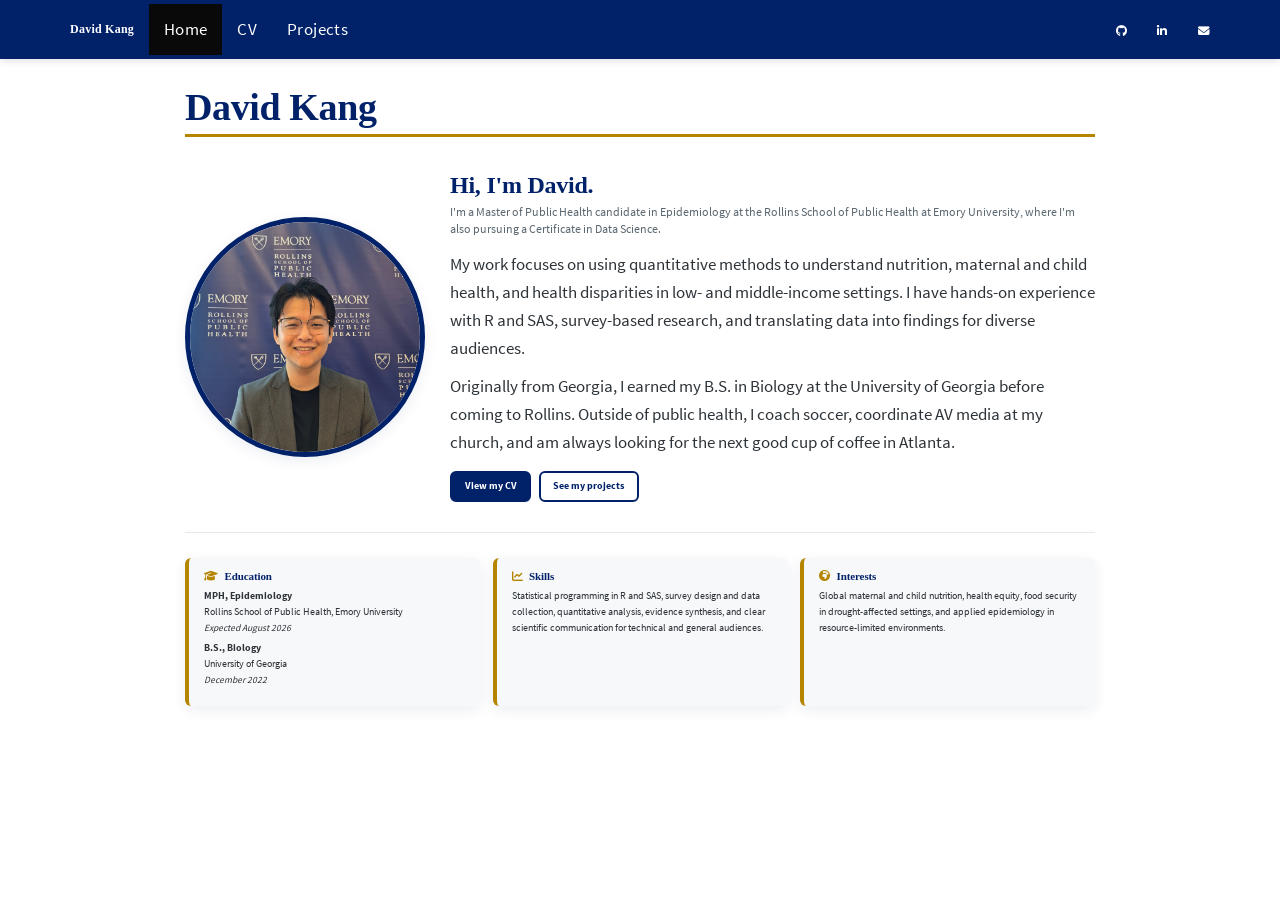
<file: docs/index.html>
<!DOCTYPE html>

<html>

<head>

<meta charset="utf-8" />
<meta name="generator" content="pandoc" />
<meta http-equiv="X-UA-Compatible" content="IE=EDGE" />




<title>David Kang</title>

<script src="site_libs/header-attrs-2.30/header-attrs.js"></script>
<script src="site_libs/jquery-3.6.0/jquery-3.6.0.min.js"></script>
<meta name="viewport" content="width=device-width, initial-scale=1" />
<link href="site_libs/bootstrap-3.3.5/css/cosmo.min.css" rel="stylesheet" />
<script src="site_libs/bootstrap-3.3.5/js/bootstrap.min.js"></script>
<script src="site_libs/bootstrap-3.3.5/shim/html5shiv.min.js"></script>
<script src="site_libs/bootstrap-3.3.5/shim/respond.min.js"></script>
<style>h1 {font-size: 34px;}
       h1.title {font-size: 38px;}
       h2 {font-size: 30px;}
       h3 {font-size: 24px;}
       h4 {font-size: 18px;}
       h5 {font-size: 16px;}
       h6 {font-size: 12px;}
       code {color: inherit; background-color: rgba(0, 0, 0, 0.04);}
       pre:not([class]) { background-color: white }</style>
<script src="site_libs/navigation-1.1/tabsets.js"></script>
<link href="site_libs/highlightjs-9.12.0/textmate.css" rel="stylesheet" />
<script src="site_libs/highlightjs-9.12.0/highlight.js"></script>
<link href="site_libs/font-awesome-6.5.2/css/all.min.css" rel="stylesheet" />
<link href="site_libs/font-awesome-6.5.2/css/v4-shims.min.css" rel="stylesheet" />
<link rel="stylesheet" href="https://cdnjs.cloudflare.com/ajax/libs/font-awesome/6.5.1/css/all.min.css">

<style type="text/css">
  code{white-space: pre-wrap;}
  span.smallcaps{font-variant: small-caps;}
  span.underline{text-decoration: underline;}
  div.column{display: inline-block; vertical-align: top; width: 50%;}
  div.hanging-indent{margin-left: 1.5em; text-indent: -1.5em;}
  ul.task-list{list-style: none;}
    </style>

<style type="text/css">code{white-space: pre;}</style>
<script type="text/javascript">
if (window.hljs) {
  hljs.configure({languages: []});
  hljs.initHighlightingOnLoad();
  if (document.readyState && document.readyState === "complete") {
    window.setTimeout(function() { hljs.initHighlighting(); }, 0);
  }
}
</script>






<link rel="stylesheet" href="styles.css" type="text/css" />



<style type = "text/css">
.main-container {
  max-width: 940px;
  margin-left: auto;
  margin-right: auto;
}
img {
  max-width:100%;
}
.tabbed-pane {
  padding-top: 12px;
}
.html-widget {
  margin-bottom: 20px;
}
button.code-folding-btn:focus {
  outline: none;
}
summary {
  display: list-item;
}
details > summary > p:only-child {
  display: inline;
}
pre code {
  padding: 0;
}
</style>


<style type="text/css">
.dropdown-submenu {
  position: relative;
}
.dropdown-submenu>.dropdown-menu {
  top: 0;
  left: 100%;
  margin-top: -6px;
  margin-left: -1px;
  border-radius: 0 6px 6px 6px;
}
.dropdown-submenu:hover>.dropdown-menu {
  display: block;
}
.dropdown-submenu>a:after {
  display: block;
  content: " ";
  float: right;
  width: 0;
  height: 0;
  border-color: transparent;
  border-style: solid;
  border-width: 5px 0 5px 5px;
  border-left-color: #cccccc;
  margin-top: 5px;
  margin-right: -10px;
}
.dropdown-submenu:hover>a:after {
  border-left-color: #adb5bd;
}
.dropdown-submenu.pull-left {
  float: none;
}
.dropdown-submenu.pull-left>.dropdown-menu {
  left: -100%;
  margin-left: 10px;
  border-radius: 6px 0 6px 6px;
}
</style>

<script type="text/javascript">
// manage active state of menu based on current page
$(document).ready(function () {
  // active menu anchor
  href = window.location.pathname
  href = href.substr(href.lastIndexOf('/') + 1)
  if (href === "")
    href = "index.html";
  var menuAnchor = $('a[href="' + href + '"]');

  // mark the anchor link active (and if it's in a dropdown, also mark that active)
  var dropdown = menuAnchor.closest('li.dropdown');
  if (window.bootstrap) { // Bootstrap 4+
    menuAnchor.addClass('active');
    dropdown.find('> .dropdown-toggle').addClass('active');
  } else { // Bootstrap 3
    menuAnchor.parent().addClass('active');
    dropdown.addClass('active');
  }

  // Navbar adjustments
  var navHeight = $(".navbar").first().height() + 15;
  var style = document.createElement('style');
  var pt = "padding-top: " + navHeight + "px; ";
  var mt = "margin-top: -" + navHeight + "px; ";
  var css = "";
  // offset scroll position for anchor links (for fixed navbar)
  for (var i = 1; i <= 6; i++) {
    css += ".section h" + i + "{ " + pt + mt + "}\n";
  }
  style.innerHTML = "body {" + pt + "padding-bottom: 40px; }\n" + css;
  document.head.appendChild(style);
});
</script>

<!-- tabsets -->

<style type="text/css">
.tabset-dropdown > .nav-tabs {
  display: inline-table;
  max-height: 500px;
  min-height: 44px;
  overflow-y: auto;
  border: 1px solid #ddd;
  border-radius: 4px;
}

.tabset-dropdown > .nav-tabs > li.active:before, .tabset-dropdown > .nav-tabs.nav-tabs-open:before {
  content: "\e259";
  font-family: 'Glyphicons Halflings';
  display: inline-block;
  padding: 10px;
  border-right: 1px solid #ddd;
}

.tabset-dropdown > .nav-tabs.nav-tabs-open > li.active:before {
  content: "\e258";
  font-family: 'Glyphicons Halflings';
  border: none;
}

.tabset-dropdown > .nav-tabs > li.active {
  display: block;
}

.tabset-dropdown > .nav-tabs > li > a,
.tabset-dropdown > .nav-tabs > li > a:focus,
.tabset-dropdown > .nav-tabs > li > a:hover {
  border: none;
  display: inline-block;
  border-radius: 4px;
  background-color: transparent;
}

.tabset-dropdown > .nav-tabs.nav-tabs-open > li {
  display: block;
  float: none;
}

.tabset-dropdown > .nav-tabs > li {
  display: none;
}
</style>

<!-- code folding -->




</head>

<body>


<div class="container-fluid main-container">




<div class="navbar navbar-default  navbar-fixed-top" role="navigation">
  <div class="container">
    <div class="navbar-header">
      <button type="button" class="navbar-toggle collapsed" data-toggle="collapse" data-bs-toggle="collapse" data-target="#navbar" data-bs-target="#navbar">
        <span class="icon-bar"></span>
        <span class="icon-bar"></span>
        <span class="icon-bar"></span>
      </button>
      <a class="navbar-brand" href="index.html">David Kang</a>
    </div>
    <div id="navbar" class="navbar-collapse collapse">
      <ul class="nav navbar-nav">
        <li>
  <a href="index.html">Home</a>
</li>
<li>
  <a href="cv.html">CV</a>
</li>
<li>
  <a href="projects.html">Projects</a>
</li>
      </ul>
      <ul class="nav navbar-nav navbar-right">
        <li>
  <a href="https://github.com/dhk262">
    <span class="fa fa-github"></span>
     
    
  </a>
</li>
<li>
  <a href="https://www.linkedin.com/in/dhk262/">
    <span class="fa fa-linkedin"></span>
     
    
  </a>
</li>
<li>
  <a href="mailto:david.kang@emory.edu">
    <span class="fa fa-envelope"></span>
     
    
  </a>
</li>
      </ul>
    </div><!--/.nav-collapse -->
  </div><!--/.container -->
</div><!--/.navbar -->

<div id="header">



<h1 class="title toc-ignore">David Kang</h1>

</div>


<div class="hero">
  <div class="hero-photo">
    <img src="images/headshot.jpg" alt="David Kang" />
  </div>
  <div class="hero-text">
    <h1>Hi, I'm David.</h1>
    <p class="lead">I'm a Master of Public Health candidate in Epidemiology at the Rollins School of Public Health at Emory University, where I'm also pursuing a Certificate in Data Science.</p>
    <p>My work focuses on using quantitative methods to understand nutrition, maternal and child health, and health disparities in low- and middle-income settings. I have hands-on experience with R and SAS, survey-based research, and translating data into findings for diverse audiences.</p>
    <p>Originally from Georgia, I earned my B.S. in Biology at the University of Georgia before coming to Rollins. Outside of public health, I coach soccer, coordinate AV media at my church, and am always looking for the next good cup of coffee in Atlanta.</p>
    <div class="hero-links">
      <a href="cv.html" class="btn-primary">View my CV</a>
      <a href="projects.html" class="btn-secondary">See my projects</a>
    </div>
  </div>
</div>

<div class="info-cards">
  <div class="info-card">
    <h3><i class="fas fa-graduation-cap"></i> Education</h3>
    <p><strong>MPH, Epidemiology</strong><br/>
    Rollins School of Public Health, Emory University<br/>
    <em>Expected August 2026</em></p>
    <p><strong>B.S., Biology</strong><br/>
    University of Georgia<br/>
    <em>December 2022</em></p>
  </div>

  <div class="info-card">
    <h3><i class="fas fa-chart-line"></i> Skills</h3>
    <p>Statistical programming in R and SAS, survey design and data collection, quantitative analysis, evidence synthesis, and clear scientific communication for technical and general audiences.</p>
  </div>

  <div class="info-card">
    <h3><i class="fas fa-globe-africa"></i> Interests</h3>
    <p>Global maternal and child nutrition, health equity, food security in drought-affected settings, and applied epidemiology in resource-limited environments.</p>
  </div>
</div>




</div>

<script>

// add bootstrap table styles to pandoc tables
function bootstrapStylePandocTables() {
  $('tr.odd').parent('tbody').parent('table').addClass('table table-condensed');
}
$(document).ready(function () {
  bootstrapStylePandocTables();
});


</script>

<!-- tabsets -->

<script>
$(document).ready(function () {
  window.buildTabsets("TOC");
});

$(document).ready(function () {
  $('.tabset-dropdown > .nav-tabs > li').click(function () {
    $(this).parent().toggleClass('nav-tabs-open');
  });
});
</script>

<!-- code folding -->


<!-- dynamically load mathjax for compatibility with self-contained -->
<script>
  (function () {
    var script = document.createElement("script");
    script.type = "text/javascript";
    script.src  = "https://mathjax.rstudio.com/latest/MathJax.js?config=TeX-AMS-MML_HTMLorMML";
    document.getElementsByTagName("head")[0].appendChild(script);
  })();
</script>

</body>
</html>
</file>
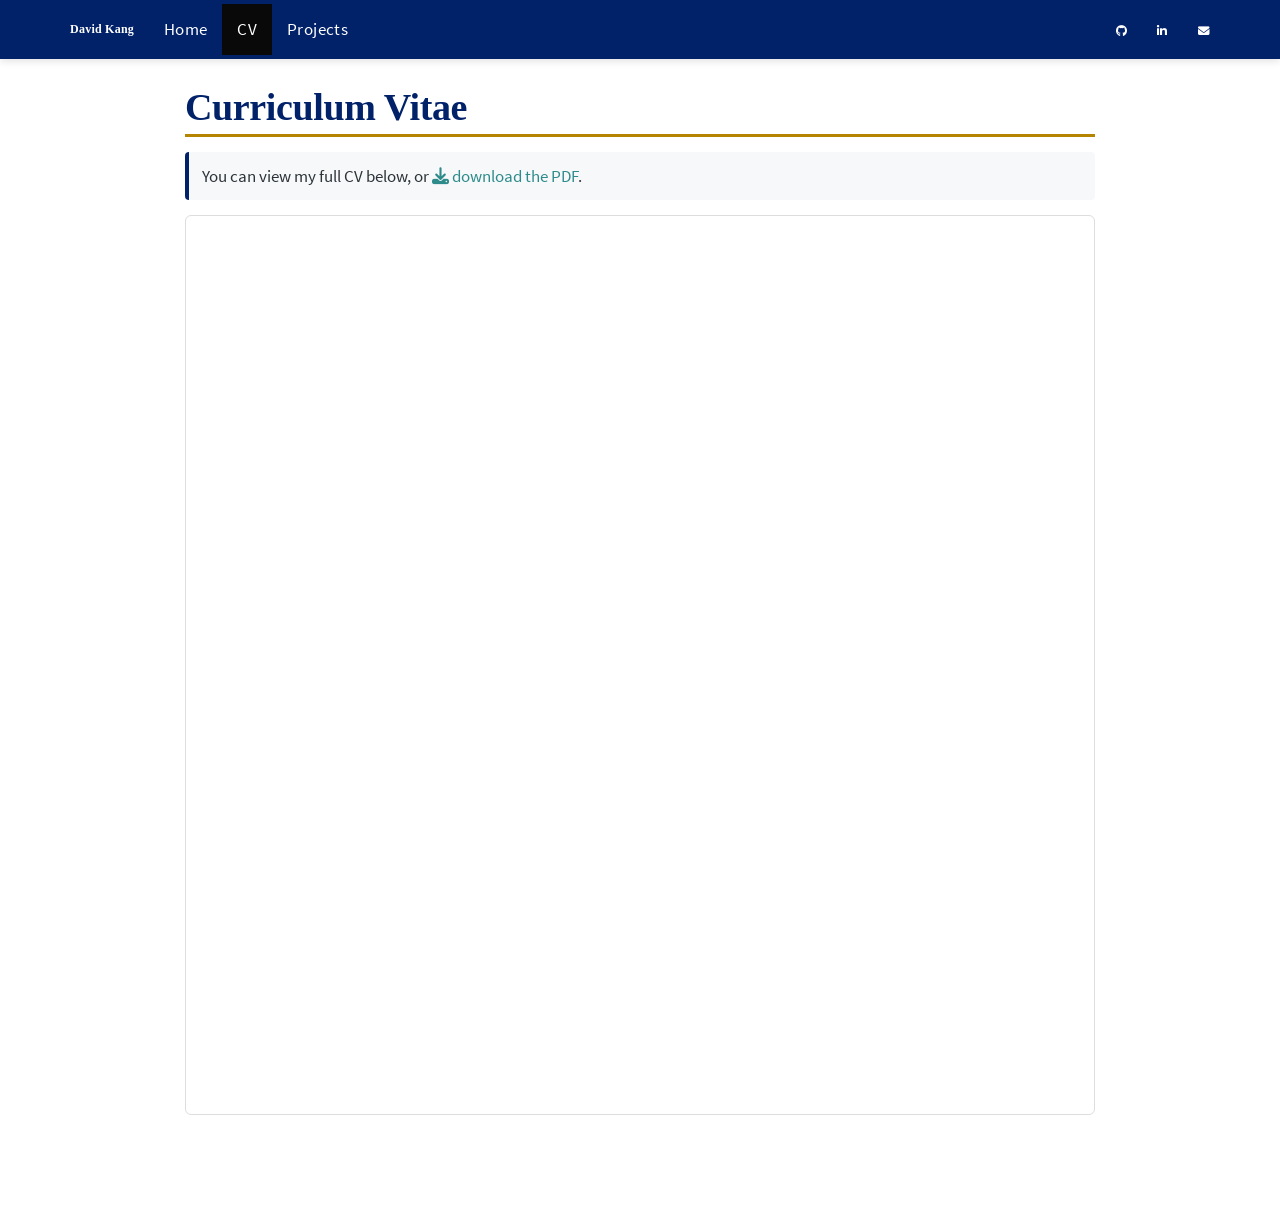
<file: docs/cv.html>
<!DOCTYPE html>

<html>

<head>

<meta charset="utf-8" />
<meta name="generator" content="pandoc" />
<meta http-equiv="X-UA-Compatible" content="IE=EDGE" />




<title>Curriculum Vitae</title>

<script src="site_libs/header-attrs-2.30/header-attrs.js"></script>
<script src="site_libs/jquery-3.6.0/jquery-3.6.0.min.js"></script>
<meta name="viewport" content="width=device-width, initial-scale=1" />
<link href="site_libs/bootstrap-3.3.5/css/cosmo.min.css" rel="stylesheet" />
<script src="site_libs/bootstrap-3.3.5/js/bootstrap.min.js"></script>
<script src="site_libs/bootstrap-3.3.5/shim/html5shiv.min.js"></script>
<script src="site_libs/bootstrap-3.3.5/shim/respond.min.js"></script>
<style>h1 {font-size: 34px;}
       h1.title {font-size: 38px;}
       h2 {font-size: 30px;}
       h3 {font-size: 24px;}
       h4 {font-size: 18px;}
       h5 {font-size: 16px;}
       h6 {font-size: 12px;}
       code {color: inherit; background-color: rgba(0, 0, 0, 0.04);}
       pre:not([class]) { background-color: white }</style>
<script src="site_libs/navigation-1.1/tabsets.js"></script>
<link href="site_libs/highlightjs-9.12.0/textmate.css" rel="stylesheet" />
<script src="site_libs/highlightjs-9.12.0/highlight.js"></script>
<link href="site_libs/font-awesome-6.5.2/css/all.min.css" rel="stylesheet" />
<link href="site_libs/font-awesome-6.5.2/css/v4-shims.min.css" rel="stylesheet" />
<link rel="stylesheet" href="https://cdnjs.cloudflare.com/ajax/libs/font-awesome/6.5.1/css/all.min.css">

<style type="text/css">
  code{white-space: pre-wrap;}
  span.smallcaps{font-variant: small-caps;}
  span.underline{text-decoration: underline;}
  div.column{display: inline-block; vertical-align: top; width: 50%;}
  div.hanging-indent{margin-left: 1.5em; text-indent: -1.5em;}
  ul.task-list{list-style: none;}
    </style>

<style type="text/css">code{white-space: pre;}</style>
<script type="text/javascript">
if (window.hljs) {
  hljs.configure({languages: []});
  hljs.initHighlightingOnLoad();
  if (document.readyState && document.readyState === "complete") {
    window.setTimeout(function() { hljs.initHighlighting(); }, 0);
  }
}
</script>






<link rel="stylesheet" href="styles.css" type="text/css" />



<style type = "text/css">
.main-container {
  max-width: 940px;
  margin-left: auto;
  margin-right: auto;
}
img {
  max-width:100%;
}
.tabbed-pane {
  padding-top: 12px;
}
.html-widget {
  margin-bottom: 20px;
}
button.code-folding-btn:focus {
  outline: none;
}
summary {
  display: list-item;
}
details > summary > p:only-child {
  display: inline;
}
pre code {
  padding: 0;
}
</style>


<style type="text/css">
.dropdown-submenu {
  position: relative;
}
.dropdown-submenu>.dropdown-menu {
  top: 0;
  left: 100%;
  margin-top: -6px;
  margin-left: -1px;
  border-radius: 0 6px 6px 6px;
}
.dropdown-submenu:hover>.dropdown-menu {
  display: block;
}
.dropdown-submenu>a:after {
  display: block;
  content: " ";
  float: right;
  width: 0;
  height: 0;
  border-color: transparent;
  border-style: solid;
  border-width: 5px 0 5px 5px;
  border-left-color: #cccccc;
  margin-top: 5px;
  margin-right: -10px;
}
.dropdown-submenu:hover>a:after {
  border-left-color: #adb5bd;
}
.dropdown-submenu.pull-left {
  float: none;
}
.dropdown-submenu.pull-left>.dropdown-menu {
  left: -100%;
  margin-left: 10px;
  border-radius: 6px 0 6px 6px;
}
</style>

<script type="text/javascript">
// manage active state of menu based on current page
$(document).ready(function () {
  // active menu anchor
  href = window.location.pathname
  href = href.substr(href.lastIndexOf('/') + 1)
  if (href === "")
    href = "index.html";
  var menuAnchor = $('a[href="' + href + '"]');

  // mark the anchor link active (and if it's in a dropdown, also mark that active)
  var dropdown = menuAnchor.closest('li.dropdown');
  if (window.bootstrap) { // Bootstrap 4+
    menuAnchor.addClass('active');
    dropdown.find('> .dropdown-toggle').addClass('active');
  } else { // Bootstrap 3
    menuAnchor.parent().addClass('active');
    dropdown.addClass('active');
  }

  // Navbar adjustments
  var navHeight = $(".navbar").first().height() + 15;
  var style = document.createElement('style');
  var pt = "padding-top: " + navHeight + "px; ";
  var mt = "margin-top: -" + navHeight + "px; ";
  var css = "";
  // offset scroll position for anchor links (for fixed navbar)
  for (var i = 1; i <= 6; i++) {
    css += ".section h" + i + "{ " + pt + mt + "}\n";
  }
  style.innerHTML = "body {" + pt + "padding-bottom: 40px; }\n" + css;
  document.head.appendChild(style);
});
</script>

<!-- tabsets -->

<style type="text/css">
.tabset-dropdown > .nav-tabs {
  display: inline-table;
  max-height: 500px;
  min-height: 44px;
  overflow-y: auto;
  border: 1px solid #ddd;
  border-radius: 4px;
}

.tabset-dropdown > .nav-tabs > li.active:before, .tabset-dropdown > .nav-tabs.nav-tabs-open:before {
  content: "\e259";
  font-family: 'Glyphicons Halflings';
  display: inline-block;
  padding: 10px;
  border-right: 1px solid #ddd;
}

.tabset-dropdown > .nav-tabs.nav-tabs-open > li.active:before {
  content: "\e258";
  font-family: 'Glyphicons Halflings';
  border: none;
}

.tabset-dropdown > .nav-tabs > li.active {
  display: block;
}

.tabset-dropdown > .nav-tabs > li > a,
.tabset-dropdown > .nav-tabs > li > a:focus,
.tabset-dropdown > .nav-tabs > li > a:hover {
  border: none;
  display: inline-block;
  border-radius: 4px;
  background-color: transparent;
}

.tabset-dropdown > .nav-tabs.nav-tabs-open > li {
  display: block;
  float: none;
}

.tabset-dropdown > .nav-tabs > li {
  display: none;
}
</style>

<!-- code folding -->




</head>

<body>


<div class="container-fluid main-container">




<div class="navbar navbar-default  navbar-fixed-top" role="navigation">
  <div class="container">
    <div class="navbar-header">
      <button type="button" class="navbar-toggle collapsed" data-toggle="collapse" data-bs-toggle="collapse" data-target="#navbar" data-bs-target="#navbar">
        <span class="icon-bar"></span>
        <span class="icon-bar"></span>
        <span class="icon-bar"></span>
      </button>
      <a class="navbar-brand" href="index.html">David Kang</a>
    </div>
    <div id="navbar" class="navbar-collapse collapse">
      <ul class="nav navbar-nav">
        <li>
  <a href="index.html">Home</a>
</li>
<li>
  <a href="cv.html">CV</a>
</li>
<li>
  <a href="projects.html">Projects</a>
</li>
      </ul>
      <ul class="nav navbar-nav navbar-right">
        <li>
  <a href="https://github.com/dhk262">
    <span class="fa fa-github"></span>
     
    
  </a>
</li>
<li>
  <a href="https://www.linkedin.com/in/dhk262/">
    <span class="fa fa-linkedin"></span>
     
    
  </a>
</li>
<li>
  <a href="mailto:david.kang@emory.edu">
    <span class="fa fa-envelope"></span>
     
    
  </a>
</li>
      </ul>
    </div><!--/.nav-collapse -->
  </div><!--/.container -->
</div><!--/.navbar -->

<div id="header">



<h1 class="title toc-ignore">Curriculum Vitae</h1>

</div>


<div class="cv-header">
  <p>You can view my full CV below, or <a href="files/David_Kang_CV.pdf" download><i class="fas fa-download"></i> download the PDF</a>.</p>
</div>

<div class="cv-embed">
  <iframe src="files/David_Kang_CV.pdf" width="100%" height="900px" style="border: 1px solid #ddd; border-radius: 6px;">
    This browser does not support embedded PDFs. Please <a href="files/David_Kang_CV.pdf">download the PDF</a> to view it.
  </iframe>
</div>




</div>

<script>

// add bootstrap table styles to pandoc tables
function bootstrapStylePandocTables() {
  $('tr.odd').parent('tbody').parent('table').addClass('table table-condensed');
}
$(document).ready(function () {
  bootstrapStylePandocTables();
});


</script>

<!-- tabsets -->

<script>
$(document).ready(function () {
  window.buildTabsets("TOC");
});

$(document).ready(function () {
  $('.tabset-dropdown > .nav-tabs > li').click(function () {
    $(this).parent().toggleClass('nav-tabs-open');
  });
});
</script>

<!-- code folding -->


<!-- dynamically load mathjax for compatibility with self-contained -->
<script>
  (function () {
    var script = document.createElement("script");
    script.type = "text/javascript";
    script.src  = "https://mathjax.rstudio.com/latest/MathJax.js?config=TeX-AMS-MML_HTMLorMML";
    document.getElementsByTagName("head")[0].appendChild(script);
  })();
</script>

</body>
</html>
</file>
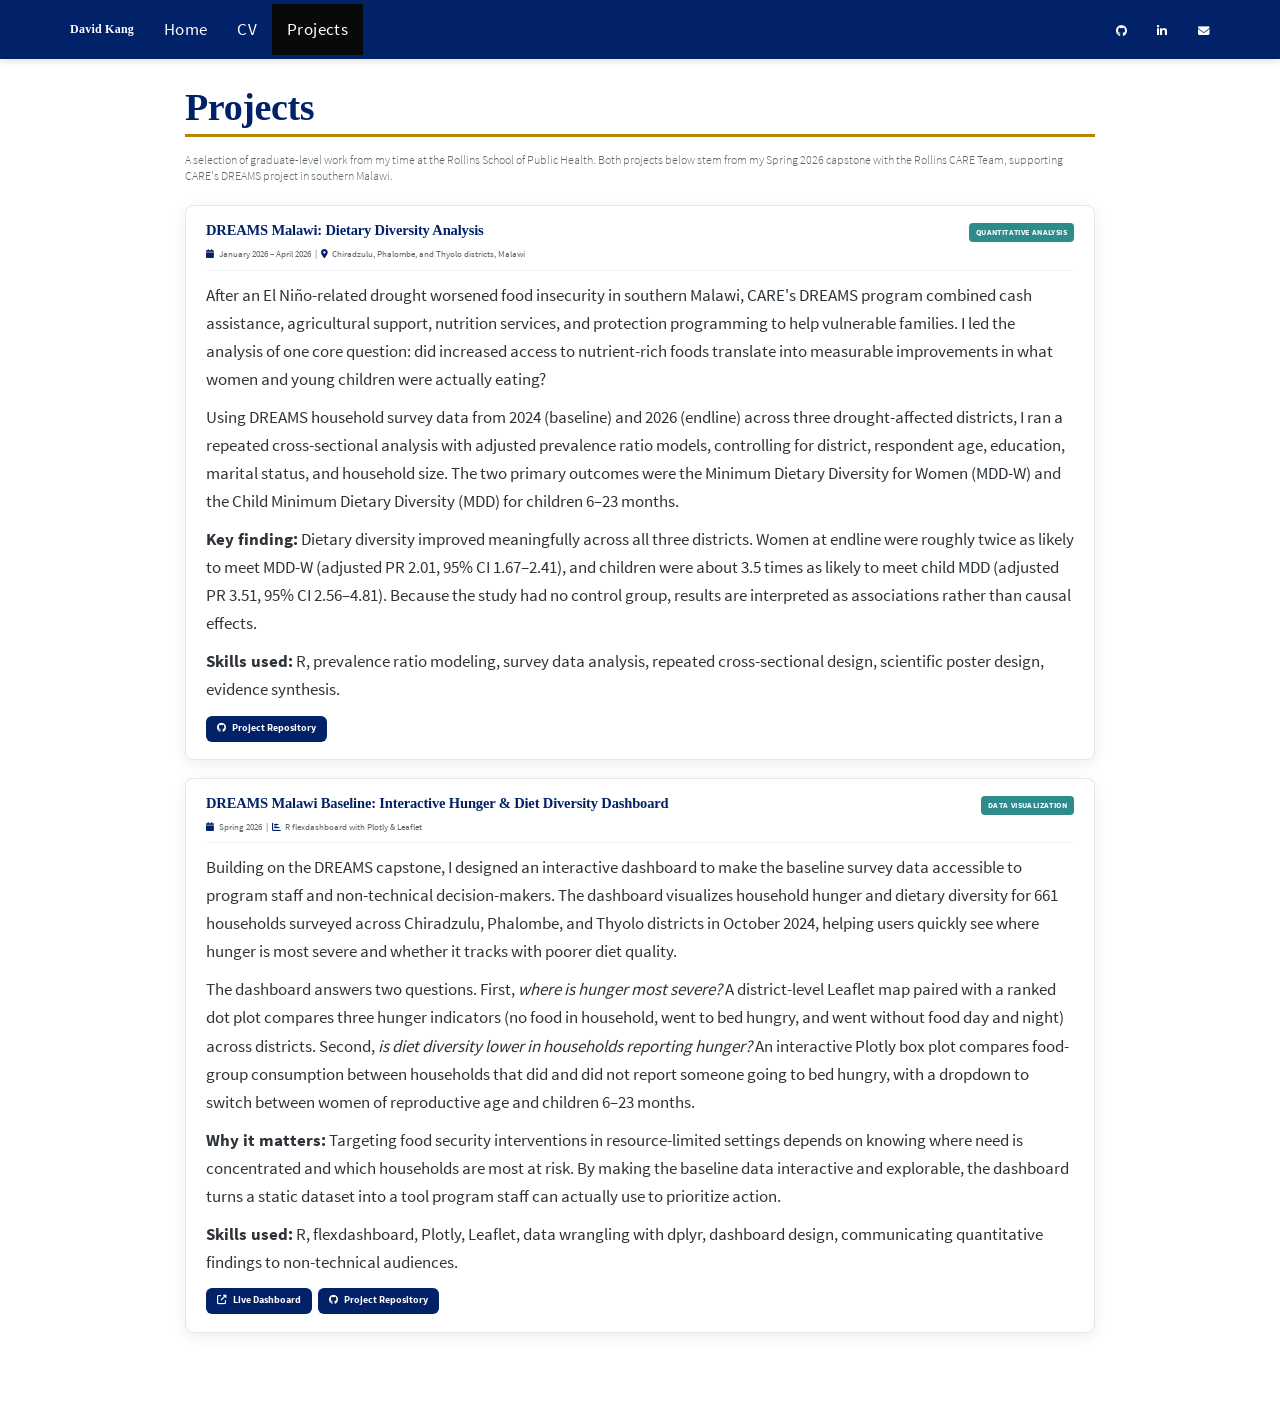
<file: docs/projects.html>
<!DOCTYPE html>

<html>

<head>

<meta charset="utf-8" />
<meta name="generator" content="pandoc" />
<meta http-equiv="X-UA-Compatible" content="IE=EDGE" />




<title>Projects</title>

<script src="site_libs/header-attrs-2.30/header-attrs.js"></script>
<script src="site_libs/jquery-3.6.0/jquery-3.6.0.min.js"></script>
<meta name="viewport" content="width=device-width, initial-scale=1" />
<link href="site_libs/bootstrap-3.3.5/css/cosmo.min.css" rel="stylesheet" />
<script src="site_libs/bootstrap-3.3.5/js/bootstrap.min.js"></script>
<script src="site_libs/bootstrap-3.3.5/shim/html5shiv.min.js"></script>
<script src="site_libs/bootstrap-3.3.5/shim/respond.min.js"></script>
<style>h1 {font-size: 34px;}
       h1.title {font-size: 38px;}
       h2 {font-size: 30px;}
       h3 {font-size: 24px;}
       h4 {font-size: 18px;}
       h5 {font-size: 16px;}
       h6 {font-size: 12px;}
       code {color: inherit; background-color: rgba(0, 0, 0, 0.04);}
       pre:not([class]) { background-color: white }</style>
<script src="site_libs/navigation-1.1/tabsets.js"></script>
<link href="site_libs/highlightjs-9.12.0/textmate.css" rel="stylesheet" />
<script src="site_libs/highlightjs-9.12.0/highlight.js"></script>
<link href="site_libs/font-awesome-6.5.2/css/all.min.css" rel="stylesheet" />
<link href="site_libs/font-awesome-6.5.2/css/v4-shims.min.css" rel="stylesheet" />
<link rel="stylesheet" href="https://cdnjs.cloudflare.com/ajax/libs/font-awesome/6.5.1/css/all.min.css">

<style type="text/css">
  code{white-space: pre-wrap;}
  span.smallcaps{font-variant: small-caps;}
  span.underline{text-decoration: underline;}
  div.column{display: inline-block; vertical-align: top; width: 50%;}
  div.hanging-indent{margin-left: 1.5em; text-indent: -1.5em;}
  ul.task-list{list-style: none;}
    </style>

<style type="text/css">code{white-space: pre;}</style>
<script type="text/javascript">
if (window.hljs) {
  hljs.configure({languages: []});
  hljs.initHighlightingOnLoad();
  if (document.readyState && document.readyState === "complete") {
    window.setTimeout(function() { hljs.initHighlighting(); }, 0);
  }
}
</script>






<link rel="stylesheet" href="styles.css" type="text/css" />



<style type = "text/css">
.main-container {
  max-width: 940px;
  margin-left: auto;
  margin-right: auto;
}
img {
  max-width:100%;
}
.tabbed-pane {
  padding-top: 12px;
}
.html-widget {
  margin-bottom: 20px;
}
button.code-folding-btn:focus {
  outline: none;
}
summary {
  display: list-item;
}
details > summary > p:only-child {
  display: inline;
}
pre code {
  padding: 0;
}
</style>


<style type="text/css">
.dropdown-submenu {
  position: relative;
}
.dropdown-submenu>.dropdown-menu {
  top: 0;
  left: 100%;
  margin-top: -6px;
  margin-left: -1px;
  border-radius: 0 6px 6px 6px;
}
.dropdown-submenu:hover>.dropdown-menu {
  display: block;
}
.dropdown-submenu>a:after {
  display: block;
  content: " ";
  float: right;
  width: 0;
  height: 0;
  border-color: transparent;
  border-style: solid;
  border-width: 5px 0 5px 5px;
  border-left-color: #cccccc;
  margin-top: 5px;
  margin-right: -10px;
}
.dropdown-submenu:hover>a:after {
  border-left-color: #adb5bd;
}
.dropdown-submenu.pull-left {
  float: none;
}
.dropdown-submenu.pull-left>.dropdown-menu {
  left: -100%;
  margin-left: 10px;
  border-radius: 6px 0 6px 6px;
}
</style>

<script type="text/javascript">
// manage active state of menu based on current page
$(document).ready(function () {
  // active menu anchor
  href = window.location.pathname
  href = href.substr(href.lastIndexOf('/') + 1)
  if (href === "")
    href = "index.html";
  var menuAnchor = $('a[href="' + href + '"]');

  // mark the anchor link active (and if it's in a dropdown, also mark that active)
  var dropdown = menuAnchor.closest('li.dropdown');
  if (window.bootstrap) { // Bootstrap 4+
    menuAnchor.addClass('active');
    dropdown.find('> .dropdown-toggle').addClass('active');
  } else { // Bootstrap 3
    menuAnchor.parent().addClass('active');
    dropdown.addClass('active');
  }

  // Navbar adjustments
  var navHeight = $(".navbar").first().height() + 15;
  var style = document.createElement('style');
  var pt = "padding-top: " + navHeight + "px; ";
  var mt = "margin-top: -" + navHeight + "px; ";
  var css = "";
  // offset scroll position for anchor links (for fixed navbar)
  for (var i = 1; i <= 6; i++) {
    css += ".section h" + i + "{ " + pt + mt + "}\n";
  }
  style.innerHTML = "body {" + pt + "padding-bottom: 40px; }\n" + css;
  document.head.appendChild(style);
});
</script>

<!-- tabsets -->

<style type="text/css">
.tabset-dropdown > .nav-tabs {
  display: inline-table;
  max-height: 500px;
  min-height: 44px;
  overflow-y: auto;
  border: 1px solid #ddd;
  border-radius: 4px;
}

.tabset-dropdown > .nav-tabs > li.active:before, .tabset-dropdown > .nav-tabs.nav-tabs-open:before {
  content: "\e259";
  font-family: 'Glyphicons Halflings';
  display: inline-block;
  padding: 10px;
  border-right: 1px solid #ddd;
}

.tabset-dropdown > .nav-tabs.nav-tabs-open > li.active:before {
  content: "\e258";
  font-family: 'Glyphicons Halflings';
  border: none;
}

.tabset-dropdown > .nav-tabs > li.active {
  display: block;
}

.tabset-dropdown > .nav-tabs > li > a,
.tabset-dropdown > .nav-tabs > li > a:focus,
.tabset-dropdown > .nav-tabs > li > a:hover {
  border: none;
  display: inline-block;
  border-radius: 4px;
  background-color: transparent;
}

.tabset-dropdown > .nav-tabs.nav-tabs-open > li {
  display: block;
  float: none;
}

.tabset-dropdown > .nav-tabs > li {
  display: none;
}
</style>

<!-- code folding -->




</head>

<body>


<div class="container-fluid main-container">




<div class="navbar navbar-default  navbar-fixed-top" role="navigation">
  <div class="container">
    <div class="navbar-header">
      <button type="button" class="navbar-toggle collapsed" data-toggle="collapse" data-bs-toggle="collapse" data-target="#navbar" data-bs-target="#navbar">
        <span class="icon-bar"></span>
        <span class="icon-bar"></span>
        <span class="icon-bar"></span>
      </button>
      <a class="navbar-brand" href="index.html">David Kang</a>
    </div>
    <div id="navbar" class="navbar-collapse collapse">
      <ul class="nav navbar-nav">
        <li>
  <a href="index.html">Home</a>
</li>
<li>
  <a href="cv.html">CV</a>
</li>
<li>
  <a href="projects.html">Projects</a>
</li>
      </ul>
      <ul class="nav navbar-nav navbar-right">
        <li>
  <a href="https://github.com/dhk262">
    <span class="fa fa-github"></span>
     
    
  </a>
</li>
<li>
  <a href="https://www.linkedin.com/in/dhk262/">
    <span class="fa fa-linkedin"></span>
     
    
  </a>
</li>
<li>
  <a href="mailto:david.kang@emory.edu">
    <span class="fa fa-envelope"></span>
     
    
  </a>
</li>
      </ul>
    </div><!--/.nav-collapse -->
  </div><!--/.container -->
</div><!--/.navbar -->

<div id="header">



<h1 class="title toc-ignore">Projects</h1>

</div>


<div class="projects-intro">
  <p class="lead">A selection of graduate-level work from my time at the Rollins School of Public Health. Both projects below stem from my Spring 2026 capstone with the Rollins CARE Team, supporting CARE's DREAMS project in southern Malawi.</p>
</div>

<div class="project-card">
  <div class="project-header">
    <h2>DREAMS Malawi: Dietary Diversity Analysis</h2>
    <span class="project-tag">Quantitative Analysis</span>
  </div>

  <p class="project-meta"><i class="fas fa-calendar"></i> January 2026 &ndash; April 2026 &nbsp;|&nbsp; <i class="fas fa-map-marker-alt"></i> Chiradzulu, Phalombe, and Thyolo districts, Malawi</p>

  <p>After an El Ni&ntilde;o-related drought worsened food insecurity in southern Malawi, CARE's DREAMS program combined cash assistance, agricultural support, nutrition services, and protection programming to help vulnerable families. I led the analysis of one core question: did increased access to nutrient-rich foods translate into measurable improvements in what women and young children were actually eating?</p>

  <p>Using DREAMS household survey data from 2024 (baseline) and 2026 (endline) across three drought-affected districts, I ran a repeated cross-sectional analysis with adjusted prevalence ratio models, controlling for district, respondent age, education, marital status, and household size. The two primary outcomes were the Minimum Dietary Diversity for Women (MDD-W) and the Child Minimum Dietary Diversity (MDD) for children 6&ndash;23 months.</p>

  <p><strong>Key finding:</strong> Dietary diversity improved meaningfully across all three districts. Women at endline were roughly twice as likely to meet MDD-W (adjusted PR 2.01, 95% CI 1.67&ndash;2.41), and children were about 3.5 times as likely to meet child MDD (adjusted PR 3.51, 95% CI 2.56&ndash;4.81). Because the study had no control group, results are interpreted as associations rather than causal effects.</p>

  <p><strong>Skills used:</strong> R, prevalence ratio modeling, survey data analysis, repeated cross-sectional design, scientific poster design, evidence synthesis.</p>

  <div class="project-links">
    <a href="https://github.com/dhk262/capstone" class="project-btn"><i class="fab fa-github"></i> Project Repository</a>
  </div>
</div>

<div class="project-card">
  <div class="project-header">
    <h2>DREAMS Malawi Baseline: Interactive Hunger &amp; Diet Diversity Dashboard</h2>
    <span class="project-tag">Data Visualization</span>
  </div>

  <p class="project-meta"><i class="fas fa-calendar"></i> Spring 2026 &nbsp;|&nbsp; <i class="fas fa-chart-bar"></i> R flexdashboard with Plotly &amp; Leaflet</p>

  <p>Building on the DREAMS capstone, I designed an interactive dashboard to make the baseline survey data accessible to program staff and non-technical decision-makers. The dashboard visualizes household hunger and dietary diversity for 661 households surveyed across Chiradzulu, Phalombe, and Thyolo districts in October 2024, helping users quickly see where hunger is most severe and whether it tracks with poorer diet quality.</p>

  <p>The dashboard answers two questions. First, <em>where is hunger most severe?</em> A district-level Leaflet map paired with a ranked dot plot compares three hunger indicators (no food in household, went to bed hungry, and went without food day and night) across districts. Second, <em>is diet diversity lower in households reporting hunger?</em> An interactive Plotly box plot compares food-group consumption between households that did and did not report someone going to bed hungry, with a dropdown to switch between women of reproductive age and children 6&ndash;23 months.</p>

  <p><strong>Why it matters:</strong> Targeting food security interventions in resource-limited settings depends on knowing where need is concentrated and which households are most at risk. By making the baseline data interactive and explorable, the dashboard turns a static dataset into a tool program staff can actually use to prioritize action.</p>

  <p><strong>Skills used:</strong> R, flexdashboard, Plotly, Leaflet, data wrangling with dplyr, dashboard design, communicating quantitative findings to non-technical audiences.</p>

  <div class="project-links">
    <a href="https://dhk262.github.io/fd4a/dashboard_final.html" class="project-btn"><i class="fas fa-external-link-alt"></i> Live Dashboard</a>
    <a href="https://github.com/dhk262/fd4a" class="project-btn"><i class="fab fa-github"></i> Project Repository</a>
  </div>
</div>




</div>

<script>

// add bootstrap table styles to pandoc tables
function bootstrapStylePandocTables() {
  $('tr.odd').parent('tbody').parent('table').addClass('table table-condensed');
}
$(document).ready(function () {
  bootstrapStylePandocTables();
});


</script>

<!-- tabsets -->

<script>
$(document).ready(function () {
  window.buildTabsets("TOC");
});

$(document).ready(function () {
  $('.tabset-dropdown > .nav-tabs > li').click(function () {
    $(this).parent().toggleClass('nav-tabs-open');
  });
});
</script>

<!-- code folding -->


<!-- dynamically load mathjax for compatibility with self-contained -->
<script>
  (function () {
    var script = document.createElement("script");
    script.type = "text/javascript";
    script.src  = "https://mathjax.rstudio.com/latest/MathJax.js?config=TeX-AMS-MML_HTMLorMML";
    document.getElementsByTagName("head")[0].appendChild(script);
  })();
</script>

</body>
</html>
</file>
<file: docs/site_libs/highlightjs-9.12.0/textmate.css>
.hljs-literal {
  color: rgb(88, 72, 246);
}

.hljs-number {
  color: rgb(0, 0, 205);
}

.hljs-comment {
  color: rgb(76, 136, 107);
}

.hljs-keyword {
  color: rgb(0, 0, 255);
}

.hljs-string {
  color: rgb(3, 106, 7);
}
</file>
<file: docs/styles.css>
/* =========================================================
   David Kang — Personal Website Custom Stylesheet
   Custom typography, color palette, hero layout,
   info & project cards, navbar styling, and responsive design.
   ========================================================= */

/* ---------- Color & Typography Variables ---------- */
:root {
  --emory-blue: #012169;
  --emory-gold: #B58500;
  --accent-teal: #2E8B8B;
  --bg-soft: #f7f8fa;
  --text-main: #2d3338;
  --text-muted: #5b6770;
  --card-shadow: 0 4px 14px rgba(1, 33, 105, 0.08);
  --card-shadow-hover: 0 8px 22px rgba(1, 33, 105, 0.16);
}

/* ---------- Global typography overrides ---------- */
body {
  font-family: 'Source Sans Pro', 'Helvetica Neue', Arial, sans-serif;
  color: var(--text-main);
  background-color: #ffffff;
  line-height: 1.65;
  font-size: 17px;
}

h1, h2, h3, h4 {
  font-family: 'Merriweather', Georgia, serif;
  color: var(--emory-blue);
  font-weight: 700;
  letter-spacing: -0.01em;
}

h1 { font-size: 2.4rem; margin-bottom: 0.6rem; }
h2 { font-size: 1.7rem; margin-top: 2rem; }
h3 { font-size: 1.25rem; }

p { margin-bottom: 1rem; }

a {
  color: var(--accent-teal);
  text-decoration: none;
  border-bottom: 1px solid transparent;
  transition: border-color 0.2s ease, color 0.2s ease;
}
a:hover {
  color: var(--emory-blue);
  border-bottom-color: var(--emory-blue);
  text-decoration: none;
}

/* ---------- Navbar customization ---------- */
.navbar {
  background-color: var(--emory-blue) !important;
  border: none;
  box-shadow: 0 2px 8px rgba(0, 0, 0, 0.12);
  padding: 4px 0;
}
.navbar-default .navbar-brand,
.navbar-default .navbar-nav > li > a {
  color: #ffffff !important;
  font-weight: 500;
  letter-spacing: 0.02em;
}
.navbar-default .navbar-brand {
  font-family: 'Merriweather', Georgia, serif;
  font-weight: 700;
  font-size: 1.2rem;
}
.navbar-default .navbar-nav > li > a:hover,
.navbar-default .navbar-nav > li > a:focus {
  color: var(--emory-gold) !important;
  background-color: rgba(255, 255, 255, 0.08);
}
.navbar-default .navbar-nav > li > a > .fa,
.navbar-default .navbar-nav > li > a > .fab,
.navbar-default .navbar-nav > li > a > .fas {
  font-size: 1.15rem;
}

/* ---------- Hero / homepage intro ---------- */
.hero {
  display: flex;
  align-items: center;
  gap: 2.5rem;
  padding: 2rem 0 3rem 0;
  border-bottom: 1px solid #e5e7eb;
  margin-bottom: 2.5rem;
}
.hero-photo img {
  width: 240px;
  height: 240px;
  object-fit: cover;
  border-radius: 50%;
  border: 5px solid var(--emory-blue);
  box-shadow: var(--card-shadow);
}
.hero-text {
  flex: 1;
}
.hero-text h1 {
  margin-top: 0;
}
.hero-text .lead {
  font-size: 1.2rem;
  color: var(--text-muted);
  font-weight: 400;
  margin-bottom: 1.2rem;
}
.hero-links {
  margin-top: 1.5rem;
  display: flex;
  gap: 0.75rem;
  flex-wrap: wrap;
}
.btn-primary, .btn-secondary {
  display: inline-block;
  padding: 0.55rem 1.25rem;
  border-radius: 6px;
  font-weight: 600;
  font-size: 0.95rem;
  border: 2px solid var(--emory-blue);
  transition: all 0.2s ease;
}
.btn-primary {
  background-color: var(--emory-blue);
  color: #ffffff !important;
}
.btn-primary:hover {
  background-color: #001550;
  border-color: #001550;
  color: var(--emory-gold) !important;
  border-bottom-color: #001550;
}
.btn-secondary {
  background-color: transparent;
  color: var(--emory-blue) !important;
}
.btn-secondary:hover {
  background-color: var(--emory-blue);
  color: #ffffff !important;
  border-bottom-color: var(--emory-blue);
}

/* ---------- Info cards on homepage ---------- */
.info-cards {
  display: grid;
  grid-template-columns: repeat(3, 1fr);
  gap: 1.25rem;
  margin: 2rem 0 3rem 0;
}
.info-card {
  background-color: var(--bg-soft);
  border-left: 4px solid var(--emory-gold);
  border-radius: 6px;
  padding: 1.25rem 1.5rem;
  box-shadow: var(--card-shadow);
  transition: transform 0.2s ease, box-shadow 0.2s ease;
}
.info-card:hover {
  transform: translateY(-3px);
  box-shadow: var(--card-shadow-hover);
}
.info-card h3 {
  margin-top: 0;
  margin-bottom: 0.7rem;
  font-size: 1.1rem;
  color: var(--emory-blue);
}
.info-card h3 i {
  color: var(--emory-gold);
  margin-right: 0.4rem;
}
.info-card p {
  font-size: 0.95rem;
  color: var(--text-main);
  margin-bottom: 0.5rem;
}

/* ---------- Project cards ---------- */
.projects-intro {
  margin-bottom: 2rem;
}
.projects-intro .lead {
  font-size: 1.15rem;
  color: var(--text-muted);
}

.project-card {
  background-color: #ffffff;
  border: 1px solid #e5e7eb;
  border-radius: 8px;
  padding: 1.75rem 2rem;
  margin-bottom: 1.75rem;
  box-shadow: var(--card-shadow);
  transition: box-shadow 0.25s ease, transform 0.25s ease;
}
.project-card:hover {
  box-shadow: var(--card-shadow-hover);
  transform: translateY(-2px);
}
.project-header {
  display: flex;
  justify-content: space-between;
  align-items: flex-start;
  flex-wrap: wrap;
  gap: 0.75rem;
  margin-bottom: 0.5rem;
}
.project-header h2 {
  margin: 0;
  font-size: 1.45rem;
  flex: 1;
}
.project-tag {
  display: inline-block;
  background-color: var(--accent-teal);
  color: #ffffff;
  font-size: 0.78rem;
  font-weight: 600;
  letter-spacing: 0.05em;
  text-transform: uppercase;
  padding: 0.3rem 0.7rem;
  border-radius: 4px;
  white-space: nowrap;
}
.project-meta {
  color: var(--text-muted);
  font-size: 0.9rem;
  margin-bottom: 1rem;
  border-bottom: 1px solid #eef0f3;
  padding-bottom: 0.75rem;
}
.project-meta i {
  color: var(--emory-blue);
  margin-right: 0.25rem;
}
.project-links {
  margin-top: 1.25rem;
  display: flex;
  flex-wrap: wrap;
  gap: 0.6rem;
}
.project-btn {
  display: inline-block;
  background-color: var(--emory-blue);
  color: #ffffff !important;
  padding: 0.5rem 1.1rem;
  border-radius: 6px;
  font-weight: 600;
  font-size: 0.95rem;
  border-bottom: none;
  transition: background-color 0.2s ease;
}
.project-btn:hover {
  background-color: #001550;
  color: var(--emory-gold) !important;
  border-bottom: none;
}
.project-btn i {
  margin-right: 0.4rem;
}

/* ---------- CV page ---------- */
.cv-header {
  background-color: var(--bg-soft);
  border-left: 4px solid var(--emory-blue);
  padding: 1rem 1.25rem;
  border-radius: 4px;
  margin-bottom: 1.5rem;
}
.cv-header p {
  margin-bottom: 0;
}
.cv-embed {
  margin-bottom: 2rem;
}

/* ---------- Page title styling ---------- */
.title {
  border-bottom: 3px solid var(--emory-gold);
  padding-bottom: 0.5rem;
  margin-bottom: 1.5rem;
}

/* ---------- Footer-like spacing ---------- */
.main-container {
  padding-bottom: 3rem;
}

/* =========================================================
   Mobile responsiveness — graceful breakdown for phones
   ========================================================= */
@media (max-width: 900px) {
  .info-cards {
    grid-template-columns: 1fr;
  }
}

@media (max-width: 700px) {
  body { font-size: 16px; }
  h1 { font-size: 1.9rem; }
  h2 { font-size: 1.4rem; }

  .hero {
    flex-direction: column;
    text-align: center;
    gap: 1.5rem;
    padding: 1.5rem 0 2rem 0;
  }
  .hero-photo img {
    width: 180px;
    height: 180px;
  }
  .hero-links {
    justify-content: center;
  }

  .project-card {
    padding: 1.25rem 1.25rem;
  }
  .project-header h2 {
    font-size: 1.25rem;
  }
  .project-meta {
    font-size: 0.85rem;
  }
}
</file>
<file: docs/site_libs/bootstrap-3.3.5/css/cosmo.min.css>
@font-face {
  font-family: 'Source Sans Pro';
  font-style: normal;
  font-weight: 300;
  src: url(fonts/SourceSansProLight.ttf) format('truetype');
}
@font-face {
  font-family: 'Source Sans Pro';
  font-style: normal;
  font-weight: 400;
  src: url(fonts/SourceSansPro.ttf) format('truetype');
}
@font-face {
  font-family: 'Source Sans Pro';
  font-style: normal;
  font-weight: 700;
  src: url(fonts/SourceSansProBold.ttf) format('truetype');
}

/*!
 * bootswatch v3.3.6
 * Homepage: http://bootswatch.com
 * Copyright 2012-2015 Thomas Park
 * Licensed under MIT
 * Based on Bootstrap
*//*!
 * Bootstrap v3.3.6 (http://getbootstrap.com)
 * Copyright 2011-2015 Twitter, Inc.
 * Licensed under MIT (https://github.com/twbs/bootstrap/blob/master/LICENSE)
 *//*! normalize.css v3.0.3 | MIT License | github.com/necolas/normalize.css */html{font-family:sans-serif;-ms-text-size-adjust:100%;-webkit-text-size-adjust:100%}body{margin:0}article,aside,details,figcaption,figure,footer,header,hgroup,main,menu,nav,section,summary{display:block}audio,canvas,progress,video{display:inline-block;vertical-align:baseline}audio:not([controls]){display:none;height:0}[hidden],template{display:none}a{background-color:transparent}a:active,a:hover{outline:0}abbr[title]{border-bottom:1px dotted}b,strong{font-weight:bold}dfn{font-style:italic}h1{font-size:2em;margin:0.67em 0}mark{background:#ff0;color:#000}small{font-size:80%}sub,sup{font-size:75%;line-height:0;position:relative;vertical-align:baseline}sup{top:-0.5em}sub{bottom:-0.25em}img{border:0}svg:not(:root){overflow:hidden}figure{margin:1em 40px}hr{-webkit-box-sizing:content-box;-moz-box-sizing:content-box;box-sizing:content-box;height:0}pre{overflow:auto}code,kbd,pre,samp{font-family:monospace, monospace;font-size:1em}button,input,optgroup,select,textarea{color:inherit;font:inherit;margin:0}button{overflow:visible}button,select{text-transform:none}button,html input[type="button"],input[type="reset"],input[type="submit"]{-webkit-appearance:button;cursor:pointer}button[disabled],html input[disabled]{cursor:default}button::-moz-focus-inner,input::-moz-focus-inner{border:0;padding:0}input{line-height:normal}input[type="checkbox"],input[type="radio"]{-webkit-box-sizing:border-box;-moz-box-sizing:border-box;box-sizing:border-box;padding:0}input[type="number"]::-webkit-inner-spin-button,input[type="number"]::-webkit-outer-spin-button{height:auto}input[type="search"]{-webkit-appearance:textfield;-webkit-box-sizing:content-box;-moz-box-sizing:content-box;box-sizing:content-box}input[type="search"]::-webkit-search-cancel-button,input[type="search"]::-webkit-search-decoration{-webkit-appearance:none}fieldset{border:1px solid #c0c0c0;margin:0 2px;padding:0.35em 0.625em 0.75em}legend{border:0;padding:0}textarea{overflow:auto}optgroup{font-weight:bold}table{border-collapse:collapse;border-spacing:0}td,th{padding:0}/*! Source: https://github.com/h5bp/html5-boilerplate/blob/master/src/css/main.css */@media print{*,*:before,*:after{background:transparent !important;color:#000 !important;-webkit-box-shadow:none !important;box-shadow:none !important;text-shadow:none !important}a,a:visited{text-decoration:underline}a[href]:after{content:" (" attr(href) ")"}abbr[title]:after{content:" (" attr(title) ")"}a[href^="#"]:after,a[href^="javascript:"]:after{content:""}pre,blockquote{border:1px solid #999;page-break-inside:avoid}thead{display:table-header-group}tr,img{page-break-inside:avoid}img{max-width:100% !important}p,h2,h3{orphans:3;widows:3}h2,h3{page-break-after:avoid}.navbar{display:none}.btn>.caret,.dropup>.btn>.caret{border-top-color:#000 !important}.label{border:1px solid #000}.table{border-collapse:collapse !important}.table td,.table th{background-color:#fff !important}.table-bordered th,.table-bordered td{border:1px solid #ddd !important}}@font-face{font-family:'Glyphicons Halflings';src:url('../fonts/glyphicons-halflings-regular.eot');src:url('../fonts/glyphicons-halflings-regular.eot?#iefix') format('embedded-opentype'),url('../fonts/glyphicons-halflings-regular.woff') format('woff'),url('../fonts/glyphicons-halflings-regular.ttf') format('truetype'),url('../fonts/glyphicons-halflings-regular.svg#glyphicons_halflingsregular') format('svg')}.glyphicon{position:relative;top:1px;display:inline-block;font-family:'Glyphicons Halflings';font-style:normal;font-weight:normal;line-height:1;-webkit-font-smoothing:antialiased;-moz-osx-font-smoothing:grayscale}.glyphicon-asterisk:before{content:"\002a"}.glyphicon-plus:before{content:"\002b"}.glyphicon-euro:before,.glyphicon-eur:before{content:"\20ac"}.glyphicon-minus:before{content:"\2212"}.glyphicon-cloud:before{content:"\2601"}.glyphicon-envelope:before{content:"\2709"}.glyphicon-pencil:before{content:"\270f"}.glyphicon-glass:before{content:"\e001"}.glyphicon-music:before{content:"\e002"}.glyphicon-search:before{content:"\e003"}.glyphicon-heart:before{content:"\e005"}.glyphicon-star:before{content:"\e006"}.glyphicon-star-empty:before{content:"\e007"}.glyphicon-user:before{content:"\e008"}.glyphicon-film:before{content:"\e009"}.glyphicon-th-large:before{content:"\e010"}.glyphicon-th:before{content:"\e011"}.glyphicon-th-list:before{content:"\e012"}.glyphicon-ok:before{content:"\e013"}.glyphicon-remove:before{content:"\e014"}.glyphicon-zoom-in:before{content:"\e015"}.glyphicon-zoom-out:before{content:"\e016"}.glyphicon-off:before{content:"\e017"}.glyphicon-signal:before{content:"\e018"}.glyphicon-cog:before{content:"\e019"}.glyphicon-trash:before{content:"\e020"}.glyphicon-home:before{content:"\e021"}.glyphicon-file:before{content:"\e022"}.glyphicon-time:before{content:"\e023"}.glyphicon-road:before{content:"\e024"}.glyphicon-download-alt:before{content:"\e025"}.glyphicon-download:before{content:"\e026"}.glyphicon-upload:before{content:"\e027"}.glyphicon-inbox:before{content:"\e028"}.glyphicon-play-circle:before{content:"\e029"}.glyphicon-repeat:before{content:"\e030"}.glyphicon-refresh:before{content:"\e031"}.glyphicon-list-alt:before{content:"\e032"}.glyphicon-lock:before{content:"\e033"}.glyphicon-flag:before{content:"\e034"}.glyphicon-headphones:before{content:"\e035"}.glyphicon-volume-off:before{content:"\e036"}.glyphicon-volume-down:before{content:"\e037"}.glyphicon-volume-up:before{content:"\e038"}.glyphicon-qrcode:before{content:"\e039"}.glyphicon-barcode:before{content:"\e040"}.glyphicon-tag:before{content:"\e041"}.glyphicon-tags:before{content:"\e042"}.glyphicon-book:before{content:"\e043"}.glyphicon-bookmark:before{content:"\e044"}.glyphicon-print:before{content:"\e045"}.glyphicon-camera:before{content:"\e046"}.glyphicon-font:before{content:"\e047"}.glyphicon-bold:before{content:"\e048"}.glyphicon-italic:before{content:"\e049"}.glyphicon-text-height:before{content:"\e050"}.glyphicon-text-width:before{content:"\e051"}.glyphicon-align-left:before{content:"\e052"}.glyphicon-align-center:before{content:"\e053"}.glyphicon-align-right:before{content:"\e054"}.glyphicon-align-justify:before{content:"\e055"}.glyphicon-list:before{content:"\e056"}.glyphicon-indent-left:before{content:"\e057"}.glyphicon-indent-right:before{content:"\e058"}.glyphicon-facetime-video:before{content:"\e059"}.glyphicon-picture:before{content:"\e060"}.glyphicon-map-marker:before{content:"\e062"}.glyphicon-adjust:before{content:"\e063"}.glyphicon-tint:before{content:"\e064"}.glyphicon-edit:before{content:"\e065"}.glyphicon-share:before{content:"\e066"}.glyphicon-check:before{content:"\e067"}.glyphicon-move:before{content:"\e068"}.glyphicon-step-backward:before{content:"\e069"}.glyphicon-fast-backward:before{content:"\e070"}.glyphicon-backward:before{content:"\e071"}.glyphicon-play:before{content:"\e072"}.glyphicon-pause:before{content:"\e073"}.glyphicon-stop:before{content:"\e074"}.glyphicon-forward:before{content:"\e075"}.glyphicon-fast-forward:before{content:"\e076"}.glyphicon-step-forward:before{content:"\e077"}.glyphicon-eject:before{content:"\e078"}.glyphicon-chevron-left:before{content:"\e079"}.glyphicon-chevron-right:before{content:"\e080"}.glyphicon-plus-sign:before{content:"\e081"}.glyphicon-minus-sign:before{content:"\e082"}.glyphicon-remove-sign:before{content:"\e083"}.glyphicon-ok-sign:before{content:"\e084"}.glyphicon-question-sign:before{content:"\e085"}.glyphicon-info-sign:before{content:"\e086"}.glyphicon-screenshot:before{content:"\e087"}.glyphicon-remove-circle:before{content:"\e088"}.glyphicon-ok-circle:before{content:"\e089"}.glyphicon-ban-circle:before{content:"\e090"}.glyphicon-arrow-left:before{content:"\e091"}.glyphicon-arrow-right:before{content:"\e092"}.glyphicon-arrow-up:before{content:"\e093"}.glyphicon-arrow-down:before{content:"\e094"}.glyphicon-share-alt:before{content:"\e095"}.glyphicon-resize-full:before{content:"\e096"}.glyphicon-resize-small:before{content:"\e097"}.glyphicon-exclamation-sign:before{content:"\e101"}.glyphicon-gift:before{content:"\e102"}.glyphicon-leaf:before{content:"\e103"}.glyphicon-fire:before{content:"\e104"}.glyphicon-eye-open:before{content:"\e105"}.glyphicon-eye-close:before{content:"\e106"}.glyphicon-warning-sign:before{content:"\e107"}.glyphicon-plane:before{content:"\e108"}.glyphicon-calendar:before{content:"\e109"}.glyphicon-random:before{content:"\e110"}.glyphicon-comment:before{content:"\e111"}.glyphicon-magnet:before{content:"\e112"}.glyphicon-chevron-up:before{content:"\e113"}.glyphicon-chevron-down:before{content:"\e114"}.glyphicon-retweet:before{content:"\e115"}.glyphicon-shopping-cart:before{content:"\e116"}.glyphicon-folder-close:before{content:"\e117"}.glyphicon-folder-open:before{content:"\e118"}.glyphicon-resize-vertical:before{content:"\e119"}.glyphicon-resize-horizontal:before{content:"\e120"}.glyphicon-hdd:before{content:"\e121"}.glyphicon-bullhorn:before{content:"\e122"}.glyphicon-bell:before{content:"\e123"}.glyphicon-certificate:before{content:"\e124"}.glyphicon-thumbs-up:before{content:"\e125"}.glyphicon-thumbs-down:before{content:"\e126"}.glyphicon-hand-right:before{content:"\e127"}.glyphicon-hand-left:before{content:"\e128"}.glyphicon-hand-up:before{content:"\e129"}.glyphicon-hand-down:before{content:"\e130"}.glyphicon-circle-arrow-right:before{content:"\e131"}.glyphicon-circle-arrow-left:before{content:"\e132"}.glyphicon-circle-arrow-up:before{content:"\e133"}.glyphicon-circle-arrow-down:before{content:"\e134"}.glyphicon-globe:before{content:"\e135"}.glyphicon-wrench:before{content:"\e136"}.glyphicon-tasks:before{content:"\e137"}.glyphicon-filter:before{content:"\e138"}.glyphicon-briefcase:before{content:"\e139"}.glyphicon-fullscreen:before{content:"\e140"}.glyphicon-dashboard:before{content:"\e141"}.glyphicon-paperclip:before{content:"\e142"}.glyphicon-heart-empty:before{content:"\e143"}.glyphicon-link:before{content:"\e144"}.glyphicon-phone:before{content:"\e145"}.glyphicon-pushpin:before{content:"\e146"}.glyphicon-usd:before{content:"\e148"}.glyphicon-gbp:before{content:"\e149"}.glyphicon-sort:before{content:"\e150"}.glyphicon-sort-by-alphabet:before{content:"\e151"}.glyphicon-sort-by-alphabet-alt:before{content:"\e152"}.glyphicon-sort-by-order:before{content:"\e153"}.glyphicon-sort-by-order-alt:before{content:"\e154"}.glyphicon-sort-by-attributes:before{content:"\e155"}.glyphicon-sort-by-attributes-alt:before{content:"\e156"}.glyphicon-unchecked:before{content:"\e157"}.glyphicon-expand:before{content:"\e158"}.glyphicon-collapse-down:before{content:"\e159"}.glyphicon-collapse-up:before{content:"\e160"}.glyphicon-log-in:before{content:"\e161"}.glyphicon-flash:before{content:"\e162"}.glyphicon-log-out:before{content:"\e163"}.glyphicon-new-window:before{content:"\e164"}.glyphicon-record:before{content:"\e165"}.glyphicon-save:before{content:"\e166"}.glyphicon-open:before{content:"\e167"}.glyphicon-saved:before{content:"\e168"}.glyphicon-import:before{content:"\e169"}.glyphicon-export:before{content:"\e170"}.glyphicon-send:before{content:"\e171"}.glyphicon-floppy-disk:before{content:"\e172"}.glyphicon-floppy-saved:before{content:"\e173"}.glyphicon-floppy-remove:before{content:"\e174"}.glyphicon-floppy-save:before{content:"\e175"}.glyphicon-floppy-open:before{content:"\e176"}.glyphicon-credit-card:before{content:"\e177"}.glyphicon-transfer:before{content:"\e178"}.glyphicon-cutlery:before{content:"\e179"}.glyphicon-header:before{content:"\e180"}.glyphicon-compressed:before{content:"\e181"}.glyphicon-earphone:before{content:"\e182"}.glyphicon-phone-alt:before{content:"\e183"}.glyphicon-tower:before{content:"\e184"}.glyphicon-stats:before{content:"\e185"}.glyphicon-sd-video:before{content:"\e186"}.glyphicon-hd-video:before{content:"\e187"}.glyphicon-subtitles:before{content:"\e188"}.glyphicon-sound-stereo:before{content:"\e189"}.glyphicon-sound-dolby:before{content:"\e190"}.glyphicon-sound-5-1:before{content:"\e191"}.glyphicon-sound-6-1:before{content:"\e192"}.glyphicon-sound-7-1:before{content:"\e193"}.glyphicon-copyright-mark:before{content:"\e194"}.glyphicon-registration-mark:before{content:"\e195"}.glyphicon-cloud-download:before{content:"\e197"}.glyphicon-cloud-upload:before{content:"\e198"}.glyphicon-tree-conifer:before{content:"\e199"}.glyphicon-tree-deciduous:before{content:"\e200"}.glyphicon-cd:before{content:"\e201"}.glyphicon-save-file:before{content:"\e202"}.glyphicon-open-file:before{content:"\e203"}.glyphicon-level-up:before{content:"\e204"}.glyphicon-copy:before{content:"\e205"}.glyphicon-paste:before{content:"\e206"}.glyphicon-alert:before{content:"\e209"}.glyphicon-equalizer:before{content:"\e210"}.glyphicon-king:before{content:"\e211"}.glyphicon-queen:before{content:"\e212"}.glyphicon-pawn:before{content:"\e213"}.glyphicon-bishop:before{content:"\e214"}.glyphicon-knight:before{content:"\e215"}.glyphicon-baby-formula:before{content:"\e216"}.glyphicon-tent:before{content:"\26fa"}.glyphicon-blackboard:before{content:"\e218"}.glyphicon-bed:before{content:"\e219"}.glyphicon-apple:before{content:"\f8ff"}.glyphicon-erase:before{content:"\e221"}.glyphicon-hourglass:before{content:"\231b"}.glyphicon-lamp:before{content:"\e223"}.glyphicon-duplicate:before{content:"\e224"}.glyphicon-piggy-bank:before{content:"\e225"}.glyphicon-scissors:before{content:"\e226"}.glyphicon-bitcoin:before{content:"\e227"}.glyphicon-btc:before{content:"\e227"}.glyphicon-xbt:before{content:"\e227"}.glyphicon-yen:before{content:"\00a5"}.glyphicon-jpy:before{content:"\00a5"}.glyphicon-ruble:before{content:"\20bd"}.glyphicon-rub:before{content:"\20bd"}.glyphicon-scale:before{content:"\e230"}.glyphicon-ice-lolly:before{content:"\e231"}.glyphicon-ice-lolly-tasted:before{content:"\e232"}.glyphicon-education:before{content:"\e233"}.glyphicon-option-horizontal:before{content:"\e234"}.glyphicon-option-vertical:before{content:"\e235"}.glyphicon-menu-hamburger:before{content:"\e236"}.glyphicon-modal-window:before{content:"\e237"}.glyphicon-oil:before{content:"\e238"}.glyphicon-grain:before{content:"\e239"}.glyphicon-sunglasses:before{content:"\e240"}.glyphicon-text-size:before{content:"\e241"}.glyphicon-text-color:before{content:"\e242"}.glyphicon-text-background:before{content:"\e243"}.glyphicon-object-align-top:before{content:"\e244"}.glyphicon-object-align-bottom:before{content:"\e245"}.glyphicon-object-align-horizontal:before{content:"\e246"}.glyphicon-object-align-left:before{content:"\e247"}.glyphicon-object-align-vertical:before{content:"\e248"}.glyphicon-object-align-right:before{content:"\e249"}.glyphicon-triangle-right:before{content:"\e250"}.glyphicon-triangle-left:before{content:"\e251"}.glyphicon-triangle-bottom:before{content:"\e252"}.glyphicon-triangle-top:before{content:"\e253"}.glyphicon-console:before{content:"\e254"}.glyphicon-superscript:before{content:"\e255"}.glyphicon-subscript:before{content:"\e256"}.glyphicon-menu-left:before{content:"\e257"}.glyphicon-menu-right:before{content:"\e258"}.glyphicon-menu-down:before{content:"\e259"}.glyphicon-menu-up:before{content:"\e260"}*{-webkit-box-sizing:border-box;-moz-box-sizing:border-box;box-sizing:border-box}*:before,*:after{-webkit-box-sizing:border-box;-moz-box-sizing:border-box;box-sizing:border-box}html{font-size:10px;-webkit-tap-highlight-color:rgba(0,0,0,0)}body{font-family:"Source Sans Pro",Calibri,Candara,Arial,sans-serif;font-size:15px;line-height:1.42857143;color:#333333;background-color:#ffffff}input,button,select,textarea{font-family:inherit;font-size:inherit;line-height:inherit}a{color:#2780e3;text-decoration:none}a:hover,a:focus{color:#165ba8;text-decoration:underline}a:focus{outline:thin dotted;outline:5px auto -webkit-focus-ring-color;outline-offset:-2px}figure{margin:0}img{vertical-align:middle}.img-responsive,.thumbnail>img,.thumbnail a>img,.carousel-inner>.item>img,.carousel-inner>.item>a>img{display:block;max-width:100%;height:auto}.img-rounded{border-radius:0}.img-thumbnail{padding:4px;line-height:1.42857143;background-color:#ffffff;border:1px solid #dddddd;border-radius:0;-webkit-transition:all .2s ease-in-out;-o-transition:all .2s ease-in-out;transition:all .2s ease-in-out;display:inline-block;max-width:100%;height:auto}.img-circle{border-radius:50%}hr{margin-top:21px;margin-bottom:21px;border:0;border-top:1px solid #e6e6e6}.sr-only{position:absolute;width:1px;height:1px;margin:-1px;padding:0;overflow:hidden;clip:rect(0, 0, 0, 0);border:0}.sr-only-focusable:active,.sr-only-focusable:focus{position:static;width:auto;height:auto;margin:0;overflow:visible;clip:auto}[role="button"]{cursor:pointer}h1,h2,h3,h4,h5,h6,.h1,.h2,.h3,.h4,.h5,.h6{font-family:"Source Sans Pro",Calibri,Candara,Arial,sans-serif;font-weight:300;line-height:1.1;color:inherit}h1 small,h2 small,h3 small,h4 small,h5 small,h6 small,.h1 small,.h2 small,.h3 small,.h4 small,.h5 small,.h6 small,h1 .small,h2 .small,h3 .small,h4 .small,h5 .small,h6 .small,.h1 .small,.h2 .small,.h3 .small,.h4 .small,.h5 .small,.h6 .small{font-weight:normal;line-height:1;color:#999999}h1,.h1,h2,.h2,h3,.h3{margin-top:21px;margin-bottom:10.5px}h1 small,.h1 small,h2 small,.h2 small,h3 small,.h3 small,h1 .small,.h1 .small,h2 .small,.h2 .small,h3 .small,.h3 .small{font-size:65%}h4,.h4,h5,.h5,h6,.h6{margin-top:10.5px;margin-bottom:10.5px}h4 small,.h4 small,h5 small,.h5 small,h6 small,.h6 small,h4 .small,.h4 .small,h5 .small,.h5 .small,h6 .small,.h6 .small{font-size:75%}h1,.h1{font-size:39px}h2,.h2{font-size:32px}h3,.h3{font-size:26px}h4,.h4{font-size:19px}h5,.h5{font-size:15px}h6,.h6{font-size:13px}p{margin:0 0 10.5px}.lead{margin-bottom:21px;font-size:17px;font-weight:300;line-height:1.4}@media (min-width:768px){.lead{font-size:22.5px}}small,.small{font-size:86%}mark,.mark{background-color:#ff7518;padding:.2em}.text-left{text-align:left}.text-right{text-align:right}.text-center{text-align:center}.text-justify{text-align:justify}.text-nowrap{white-space:nowrap}.text-lowercase{text-transform:lowercase}.text-uppercase{text-transform:uppercase}.text-capitalize{text-transform:capitalize}.text-muted{color:#999999}.text-primary{color:#2780e3}a.text-primary:hover,a.text-primary:focus{color:#1967be}.text-success{color:#ffffff}a.text-success:hover,a.text-success:focus{color:#e6e6e6}.text-info{color:#ffffff}a.text-info:hover,a.text-info:focus{color:#e6e6e6}.text-warning{color:#ffffff}a.text-warning:hover,a.text-warning:focus{color:#e6e6e6}.text-danger{color:#ffffff}a.text-danger:hover,a.text-danger:focus{color:#e6e6e6}.bg-primary{color:#fff;background-color:#2780e3}a.bg-primary:hover,a.bg-primary:focus{background-color:#1967be}.bg-success{background-color:#3fb618}a.bg-success:hover,a.bg-success:focus{background-color:#2f8912}.bg-info{background-color:#9954bb}a.bg-info:hover,a.bg-info:focus{background-color:#7e3f9d}.bg-warning{background-color:#ff7518}a.bg-warning:hover,a.bg-warning:focus{background-color:#e45c00}.bg-danger{background-color:#ff0039}a.bg-danger:hover,a.bg-danger:focus{background-color:#cc002e}.page-header{padding-bottom:9.5px;margin:42px 0 21px;border-bottom:1px solid #e6e6e6}ul,ol{margin-top:0;margin-bottom:10.5px}ul ul,ol ul,ul ol,ol ol{margin-bottom:0}.list-unstyled{padding-left:0;list-style:none}.list-inline{padding-left:0;list-style:none;margin-left:-5px}.list-inline>li{display:inline-block;padding-left:5px;padding-right:5px}dl{margin-top:0;margin-bottom:21px}dt,dd{line-height:1.42857143}dt{font-weight:bold}dd{margin-left:0}@media (min-width:768px){.dl-horizontal dt{float:left;width:160px;clear:left;text-align:right;overflow:hidden;text-overflow:ellipsis;white-space:nowrap}.dl-horizontal dd{margin-left:180px}}abbr[title],abbr[data-original-title]{cursor:help;border-bottom:1px dotted #999999}.initialism{font-size:90%;text-transform:uppercase}blockquote{padding:10.5px 21px;margin:0 0 21px;font-size:18.75px;border-left:5px solid #e6e6e6}blockquote p:last-child,blockquote ul:last-child,blockquote ol:last-child{margin-bottom:0}blockquote footer,blockquote small,blockquote .small{display:block;font-size:80%;line-height:1.42857143;color:#999999}blockquote footer:before,blockquote small:before,blockquote .small:before{content:'\2014 \00A0'}.blockquote-reverse,blockquote.pull-right{padding-right:15px;padding-left:0;border-right:5px solid #e6e6e6;border-left:0;text-align:right}.blockquote-reverse footer:before,blockquote.pull-right footer:before,.blockquote-reverse small:before,blockquote.pull-right small:before,.blockquote-reverse .small:before,blockquote.pull-right .small:before{content:''}.blockquote-reverse footer:after,blockquote.pull-right footer:after,.blockquote-reverse small:after,blockquote.pull-right small:after,.blockquote-reverse .small:after,blockquote.pull-right .small:after{content:'\00A0 \2014'}address{margin-bottom:21px;font-style:normal;line-height:1.42857143}code,kbd,pre,samp{font-family:monospace}code{padding:2px 4px;font-size:90%;color:#c7254e;background-color:#f9f2f4;border-radius:0}kbd{padding:2px 4px;font-size:90%;color:#ffffff;background-color:#333333;border-radius:0;-webkit-box-shadow:inset 0 -1px 0 rgba(0,0,0,0.25);box-shadow:inset 0 -1px 0 rgba(0,0,0,0.25)}kbd kbd{padding:0;font-size:100%;font-weight:bold;-webkit-box-shadow:none;box-shadow:none}pre{display:block;padding:10px;margin:0 0 10.5px;font-size:14px;line-height:1.42857143;word-break:break-all;word-wrap:break-word;color:#333333;background-color:#f5f5f5;border:1px solid #cccccc;border-radius:0}pre code{padding:0;font-size:inherit;color:inherit;white-space:pre-wrap;background-color:transparent;border-radius:0}.pre-scrollable{max-height:340px;overflow-y:scroll}.container{margin-right:auto;margin-left:auto;padding-left:15px;padding-right:15px}@media (min-width:768px){.container{width:750px}}@media (min-width:992px){.container{width:970px}}@media (min-width:1200px){.container{width:1170px}}.container-fluid{margin-right:auto;margin-left:auto;padding-left:15px;padding-right:15px}.row{margin-left:-15px;margin-right:-15px}.col-xs-1,.col-sm-1,.col-md-1,.col-lg-1,.col-xs-2,.col-sm-2,.col-md-2,.col-lg-2,.col-xs-3,.col-sm-3,.col-md-3,.col-lg-3,.col-xs-4,.col-sm-4,.col-md-4,.col-lg-4,.col-xs-5,.col-sm-5,.col-md-5,.col-lg-5,.col-xs-6,.col-sm-6,.col-md-6,.col-lg-6,.col-xs-7,.col-sm-7,.col-md-7,.col-lg-7,.col-xs-8,.col-sm-8,.col-md-8,.col-lg-8,.col-xs-9,.col-sm-9,.col-md-9,.col-lg-9,.col-xs-10,.col-sm-10,.col-md-10,.col-lg-10,.col-xs-11,.col-sm-11,.col-md-11,.col-lg-11,.col-xs-12,.col-sm-12,.col-md-12,.col-lg-12{position:relative;min-height:1px;padding-left:15px;padding-right:15px}.col-xs-1,.col-xs-2,.col-xs-3,.col-xs-4,.col-xs-5,.col-xs-6,.col-xs-7,.col-xs-8,.col-xs-9,.col-xs-10,.col-xs-11,.col-xs-12{float:left}.col-xs-12{width:100%}.col-xs-11{width:91.66666667%}.col-xs-10{width:83.33333333%}.col-xs-9{width:75%}.col-xs-8{width:66.66666667%}.col-xs-7{width:58.33333333%}.col-xs-6{width:50%}.col-xs-5{width:41.66666667%}.col-xs-4{width:33.33333333%}.col-xs-3{width:25%}.col-xs-2{width:16.66666667%}.col-xs-1{width:8.33333333%}.col-xs-pull-12{right:100%}.col-xs-pull-11{right:91.66666667%}.col-xs-pull-10{right:83.33333333%}.col-xs-pull-9{right:75%}.col-xs-pull-8{right:66.66666667%}.col-xs-pull-7{right:58.33333333%}.col-xs-pull-6{right:50%}.col-xs-pull-5{right:41.66666667%}.col-xs-pull-4{right:33.33333333%}.col-xs-pull-3{right:25%}.col-xs-pull-2{right:16.66666667%}.col-xs-pull-1{right:8.33333333%}.col-xs-pull-0{right:auto}.col-xs-push-12{left:100%}.col-xs-push-11{left:91.66666667%}.col-xs-push-10{left:83.33333333%}.col-xs-push-9{left:75%}.col-xs-push-8{left:66.66666667%}.col-xs-push-7{left:58.33333333%}.col-xs-push-6{left:50%}.col-xs-push-5{left:41.66666667%}.col-xs-push-4{left:33.33333333%}.col-xs-push-3{left:25%}.col-xs-push-2{left:16.66666667%}.col-xs-push-1{left:8.33333333%}.col-xs-push-0{left:auto}.col-xs-offset-12{margin-left:100%}.col-xs-offset-11{margin-left:91.66666667%}.col-xs-offset-10{margin-left:83.33333333%}.col-xs-offset-9{margin-left:75%}.col-xs-offset-8{margin-left:66.66666667%}.col-xs-offset-7{margin-left:58.33333333%}.col-xs-offset-6{margin-left:50%}.col-xs-offset-5{margin-left:41.66666667%}.col-xs-offset-4{margin-left:33.33333333%}.col-xs-offset-3{margin-left:25%}.col-xs-offset-2{margin-left:16.66666667%}.col-xs-offset-1{margin-left:8.33333333%}.col-xs-offset-0{margin-left:0%}@media (min-width:768px){.col-sm-1,.col-sm-2,.col-sm-3,.col-sm-4,.col-sm-5,.col-sm-6,.col-sm-7,.col-sm-8,.col-sm-9,.col-sm-10,.col-sm-11,.col-sm-12{float:left}.col-sm-12{width:100%}.col-sm-11{width:91.66666667%}.col-sm-10{width:83.33333333%}.col-sm-9{width:75%}.col-sm-8{width:66.66666667%}.col-sm-7{width:58.33333333%}.col-sm-6{width:50%}.col-sm-5{width:41.66666667%}.col-sm-4{width:33.33333333%}.col-sm-3{width:25%}.col-sm-2{width:16.66666667%}.col-sm-1{width:8.33333333%}.col-sm-pull-12{right:100%}.col-sm-pull-11{right:91.66666667%}.col-sm-pull-10{right:83.33333333%}.col-sm-pull-9{right:75%}.col-sm-pull-8{right:66.66666667%}.col-sm-pull-7{right:58.33333333%}.col-sm-pull-6{right:50%}.col-sm-pull-5{right:41.66666667%}.col-sm-pull-4{right:33.33333333%}.col-sm-pull-3{right:25%}.col-sm-pull-2{right:16.66666667%}.col-sm-pull-1{right:8.33333333%}.col-sm-pull-0{right:auto}.col-sm-push-12{left:100%}.col-sm-push-11{left:91.66666667%}.col-sm-push-10{left:83.33333333%}.col-sm-push-9{left:75%}.col-sm-push-8{left:66.66666667%}.col-sm-push-7{left:58.33333333%}.col-sm-push-6{left:50%}.col-sm-push-5{left:41.66666667%}.col-sm-push-4{left:33.33333333%}.col-sm-push-3{left:25%}.col-sm-push-2{left:16.66666667%}.col-sm-push-1{left:8.33333333%}.col-sm-push-0{left:auto}.col-sm-offset-12{margin-left:100%}.col-sm-offset-11{margin-left:91.66666667%}.col-sm-offset-10{margin-left:83.33333333%}.col-sm-offset-9{margin-left:75%}.col-sm-offset-8{margin-left:66.66666667%}.col-sm-offset-7{margin-left:58.33333333%}.col-sm-offset-6{margin-left:50%}.col-sm-offset-5{margin-left:41.66666667%}.col-sm-offset-4{margin-left:33.33333333%}.col-sm-offset-3{margin-left:25%}.col-sm-offset-2{margin-left:16.66666667%}.col-sm-offset-1{margin-left:8.33333333%}.col-sm-offset-0{margin-left:0%}}@media (min-width:992px){.col-md-1,.col-md-2,.col-md-3,.col-md-4,.col-md-5,.col-md-6,.col-md-7,.col-md-8,.col-md-9,.col-md-10,.col-md-11,.col-md-12{float:left}.col-md-12{width:100%}.col-md-11{width:91.66666667%}.col-md-10{width:83.33333333%}.col-md-9{width:75%}.col-md-8{width:66.66666667%}.col-md-7{width:58.33333333%}.col-md-6{width:50%}.col-md-5{width:41.66666667%}.col-md-4{width:33.33333333%}.col-md-3{width:25%}.col-md-2{width:16.66666667%}.col-md-1{width:8.33333333%}.col-md-pull-12{right:100%}.col-md-pull-11{right:91.66666667%}.col-md-pull-10{right:83.33333333%}.col-md-pull-9{right:75%}.col-md-pull-8{right:66.66666667%}.col-md-pull-7{right:58.33333333%}.col-md-pull-6{right:50%}.col-md-pull-5{right:41.66666667%}.col-md-pull-4{right:33.33333333%}.col-md-pull-3{right:25%}.col-md-pull-2{right:16.66666667%}.col-md-pull-1{right:8.33333333%}.col-md-pull-0{right:auto}.col-md-push-12{left:100%}.col-md-push-11{left:91.66666667%}.col-md-push-10{left:83.33333333%}.col-md-push-9{left:75%}.col-md-push-8{left:66.66666667%}.col-md-push-7{left:58.33333333%}.col-md-push-6{left:50%}.col-md-push-5{left:41.66666667%}.col-md-push-4{left:33.33333333%}.col-md-push-3{left:25%}.col-md-push-2{left:16.66666667%}.col-md-push-1{left:8.33333333%}.col-md-push-0{left:auto}.col-md-offset-12{margin-left:100%}.col-md-offset-11{margin-left:91.66666667%}.col-md-offset-10{margin-left:83.33333333%}.col-md-offset-9{margin-left:75%}.col-md-offset-8{margin-left:66.66666667%}.col-md-offset-7{margin-left:58.33333333%}.col-md-offset-6{margin-left:50%}.col-md-offset-5{margin-left:41.66666667%}.col-md-offset-4{margin-left:33.33333333%}.col-md-offset-3{margin-left:25%}.col-md-offset-2{margin-left:16.66666667%}.col-md-offset-1{margin-left:8.33333333%}.col-md-offset-0{margin-left:0%}}@media (min-width:1200px){.col-lg-1,.col-lg-2,.col-lg-3,.col-lg-4,.col-lg-5,.col-lg-6,.col-lg-7,.col-lg-8,.col-lg-9,.col-lg-10,.col-lg-11,.col-lg-12{float:left}.col-lg-12{width:100%}.col-lg-11{width:91.66666667%}.col-lg-10{width:83.33333333%}.col-lg-9{width:75%}.col-lg-8{width:66.66666667%}.col-lg-7{width:58.33333333%}.col-lg-6{width:50%}.col-lg-5{width:41.66666667%}.col-lg-4{width:33.33333333%}.col-lg-3{width:25%}.col-lg-2{width:16.66666667%}.col-lg-1{width:8.33333333%}.col-lg-pull-12{right:100%}.col-lg-pull-11{right:91.66666667%}.col-lg-pull-10{right:83.33333333%}.col-lg-pull-9{right:75%}.col-lg-pull-8{right:66.66666667%}.col-lg-pull-7{right:58.33333333%}.col-lg-pull-6{right:50%}.col-lg-pull-5{right:41.66666667%}.col-lg-pull-4{right:33.33333333%}.col-lg-pull-3{right:25%}.col-lg-pull-2{right:16.66666667%}.col-lg-pull-1{right:8.33333333%}.col-lg-pull-0{right:auto}.col-lg-push-12{left:100%}.col-lg-push-11{left:91.66666667%}.col-lg-push-10{left:83.33333333%}.col-lg-push-9{left:75%}.col-lg-push-8{left:66.66666667%}.col-lg-push-7{left:58.33333333%}.col-lg-push-6{left:50%}.col-lg-push-5{left:41.66666667%}.col-lg-push-4{left:33.33333333%}.col-lg-push-3{left:25%}.col-lg-push-2{left:16.66666667%}.col-lg-push-1{left:8.33333333%}.col-lg-push-0{left:auto}.col-lg-offset-12{margin-left:100%}.col-lg-offset-11{margin-left:91.66666667%}.col-lg-offset-10{margin-left:83.33333333%}.col-lg-offset-9{margin-left:75%}.col-lg-offset-8{margin-left:66.66666667%}.col-lg-offset-7{margin-left:58.33333333%}.col-lg-offset-6{margin-left:50%}.col-lg-offset-5{margin-left:41.66666667%}.col-lg-offset-4{margin-left:33.33333333%}.col-lg-offset-3{margin-left:25%}.col-lg-offset-2{margin-left:16.66666667%}.col-lg-offset-1{margin-left:8.33333333%}.col-lg-offset-0{margin-left:0%}}table{background-color:transparent}caption{padding-top:8px;padding-bottom:8px;color:#999999;text-align:left}th{}.table{width:100%;max-width:100%;margin-bottom:21px}.table>thead>tr>th,.table>tbody>tr>th,.table>tfoot>tr>th,.table>thead>tr>td,.table>tbody>tr>td,.table>tfoot>tr>td{padding:8px;line-height:1.42857143;vertical-align:top;border-top:1px solid #dddddd}.table>thead>tr>th{vertical-align:bottom;border-bottom:2px solid #dddddd}.table>caption+thead>tr:first-child>th,.table>colgroup+thead>tr:first-child>th,.table>thead:first-child>tr:first-child>th,.table>caption+thead>tr:first-child>td,.table>colgroup+thead>tr:first-child>td,.table>thead:first-child>tr:first-child>td{border-top:0}.table>tbody+tbody{border-top:2px solid #dddddd}.table .table{background-color:#ffffff}.table-condensed>thead>tr>th,.table-condensed>tbody>tr>th,.table-condensed>tfoot>tr>th,.table-condensed>thead>tr>td,.table-condensed>tbody>tr>td,.table-condensed>tfoot>tr>td{padding:5px}.table-bordered{border:1px solid #dddddd}.table-bordered>thead>tr>th,.table-bordered>tbody>tr>th,.table-bordered>tfoot>tr>th,.table-bordered>thead>tr>td,.table-bordered>tbody>tr>td,.table-bordered>tfoot>tr>td{border:1px solid #dddddd}.table-bordered>thead>tr>th,.table-bordered>thead>tr>td{border-bottom-width:2px}.table-striped>tbody>tr:nth-of-type(odd){background-color:#f9f9f9}.table-hover>tbody>tr:hover{background-color:#f5f5f5}table col[class*="col-"]{position:static;float:none;display:table-column}table td[class*="col-"],table th[class*="col-"]{position:static;float:none;display:table-cell}.table>thead>tr>td.active,.table>tbody>tr>td.active,.table>tfoot>tr>td.active,.table>thead>tr>th.active,.table>tbody>tr>th.active,.table>tfoot>tr>th.active,.table>thead>tr.active>td,.table>tbody>tr.active>td,.table>tfoot>tr.active>td,.table>thead>tr.active>th,.table>tbody>tr.active>th,.table>tfoot>tr.active>th{background-color:#f5f5f5}.table-hover>tbody>tr>td.active:hover,.table-hover>tbody>tr>th.active:hover,.table-hover>tbody>tr.active:hover>td,.table-hover>tbody>tr:hover>.active,.table-hover>tbody>tr.active:hover>th{background-color:#e8e8e8}.table>thead>tr>td.success,.table>tbody>tr>td.success,.table>tfoot>tr>td.success,.table>thead>tr>th.success,.table>tbody>tr>th.success,.table>tfoot>tr>th.success,.table>thead>tr.success>td,.table>tbody>tr.success>td,.table>tfoot>tr.success>td,.table>thead>tr.success>th,.table>tbody>tr.success>th,.table>tfoot>tr.success>th{background-color:#3fb618}.table-hover>tbody>tr>td.success:hover,.table-hover>tbody>tr>th.success:hover,.table-hover>tbody>tr.success:hover>td,.table-hover>tbody>tr:hover>.success,.table-hover>tbody>tr.success:hover>th{background-color:#379f15}.table>thead>tr>td.info,.table>tbody>tr>td.info,.table>tfoot>tr>td.info,.table>thead>tr>th.info,.table>tbody>tr>th.info,.table>tfoot>tr>th.info,.table>thead>tr.info>td,.table>tbody>tr.info>td,.table>tfoot>tr.info>td,.table>thead>tr.info>th,.table>tbody>tr.info>th,.table>tfoot>tr.info>th{background-color:#9954bb}.table-hover>tbody>tr>td.info:hover,.table-hover>tbody>tr>th.info:hover,.table-hover>tbody>tr.info:hover>td,.table-hover>tbody>tr:hover>.info,.table-hover>tbody>tr.info:hover>th{background-color:#8d46b0}.table>thead>tr>td.warning,.table>tbody>tr>td.warning,.table>tfoot>tr>td.warning,.table>thead>tr>th.warning,.table>tbody>tr>th.warning,.table>tfoot>tr>th.warning,.table>thead>tr.warning>td,.table>tbody>tr.warning>td,.table>tfoot>tr.warning>td,.table>thead>tr.warning>th,.table>tbody>tr.warning>th,.table>tfoot>tr.warning>th{background-color:#ff7518}.table-hover>tbody>tr>td.warning:hover,.table-hover>tbody>tr>th.warning:hover,.table-hover>tbody>tr.warning:hover>td,.table-hover>tbody>tr:hover>.warning,.table-hover>tbody>tr.warning:hover>th{background-color:#fe6600}.table>thead>tr>td.danger,.table>tbody>tr>td.danger,.table>tfoot>tr>td.danger,.table>thead>tr>th.danger,.table>tbody>tr>th.danger,.table>tfoot>tr>th.danger,.table>thead>tr.danger>td,.table>tbody>tr.danger>td,.table>tfoot>tr.danger>td,.table>thead>tr.danger>th,.table>tbody>tr.danger>th,.table>tfoot>tr.danger>th{background-color:#ff0039}.table-hover>tbody>tr>td.danger:hover,.table-hover>tbody>tr>th.danger:hover,.table-hover>tbody>tr.danger:hover>td,.table-hover>tbody>tr:hover>.danger,.table-hover>tbody>tr.danger:hover>th{background-color:#e60033}.table-responsive{overflow-x:auto;min-height:0.01%}@media screen and (max-width:767px){.table-responsive{width:100%;margin-bottom:15.75px;overflow-y:hidden;-ms-overflow-style:-ms-autohiding-scrollbar;border:1px solid #dddddd}.table-responsive>.table{margin-bottom:0}.table-responsive>.table>thead>tr>th,.table-responsive>.table>tbody>tr>th,.table-responsive>.table>tfoot>tr>th,.table-responsive>.table>thead>tr>td,.table-responsive>.table>tbody>tr>td,.table-responsive>.table>tfoot>tr>td{white-space:nowrap}.table-responsive>.table-bordered{border:0}.table-responsive>.table-bordered>thead>tr>th:first-child,.table-responsive>.table-bordered>tbody>tr>th:first-child,.table-responsive>.table-bordered>tfoot>tr>th:first-child,.table-responsive>.table-bordered>thead>tr>td:first-child,.table-responsive>.table-bordered>tbody>tr>td:first-child,.table-responsive>.table-bordered>tfoot>tr>td:first-child{border-left:0}.table-responsive>.table-bordered>thead>tr>th:last-child,.table-responsive>.table-bordered>tbody>tr>th:last-child,.table-responsive>.table-bordered>tfoot>tr>th:last-child,.table-responsive>.table-bordered>thead>tr>td:last-child,.table-responsive>.table-bordered>tbody>tr>td:last-child,.table-responsive>.table-bordered>tfoot>tr>td:last-child{border-right:0}.table-responsive>.table-bordered>tbody>tr:last-child>th,.table-responsive>.table-bordered>tfoot>tr:last-child>th,.table-responsive>.table-bordered>tbody>tr:last-child>td,.table-responsive>.table-bordered>tfoot>tr:last-child>td{border-bottom:0}}fieldset{padding:0;margin:0;border:0;min-width:0}legend{display:block;width:100%;padding:0;margin-bottom:21px;font-size:22.5px;line-height:inherit;color:#333333;border:0;border-bottom:1px solid #e5e5e5}label{display:inline-block;max-width:100%;margin-bottom:5px;font-weight:bold}input[type="search"]{-webkit-box-sizing:border-box;-moz-box-sizing:border-box;box-sizing:border-box}input[type="radio"],input[type="checkbox"]{margin:4px 0 0;margin-top:1px \9;line-height:normal}input[type="file"]{display:block}input[type="range"]{display:block;width:100%}select[multiple],select[size]{height:auto}input[type="file"]:focus,input[type="radio"]:focus,input[type="checkbox"]:focus{outline:thin dotted;outline:5px auto -webkit-focus-ring-color;outline-offset:-2px}output{display:block;padding-top:11px;font-size:15px;line-height:1.42857143;color:#333333}.form-control{display:block;width:100%;height:43px;padding:10px 18px;font-size:15px;line-height:1.42857143;color:#333333;background-color:#ffffff;background-image:none;border:1px solid #cccccc;border-radius:0;-webkit-box-shadow:inset 0 1px 1px rgba(0,0,0,0.075);box-shadow:inset 0 1px 1px rgba(0,0,0,0.075);-webkit-transition:border-color ease-in-out .15s,-webkit-box-shadow ease-in-out .15s;-o-transition:border-color ease-in-out .15s,box-shadow ease-in-out .15s;transition:border-color ease-in-out .15s,box-shadow ease-in-out .15s}.form-control:focus{border-color:#66afe9;outline:0;-webkit-box-shadow:inset 0 1px 1px rgba(0,0,0,0.075),0 0 8px rgba(102,175,233,0.6);box-shadow:inset 0 1px 1px rgba(0,0,0,0.075),0 0 8px rgba(102,175,233,0.6)}.form-control::-moz-placeholder{color:#999999;opacity:1}.form-control:-ms-input-placeholder{color:#999999}.form-control::-webkit-input-placeholder{color:#999999}.form-control::-ms-expand{border:0;background-color:transparent}.form-control[disabled],.form-control[readonly],fieldset[disabled] .form-control{background-color:#e6e6e6;opacity:1}.form-control[disabled],fieldset[disabled] .form-control{cursor:not-allowed}textarea.form-control{height:auto}input[type="search"]{-webkit-appearance:none}@media screen and (-webkit-min-device-pixel-ratio:0){input[type="date"].form-control,input[type="time"].form-control,input[type="datetime-local"].form-control,input[type="month"].form-control{line-height:43px}input[type="date"].input-sm,input[type="time"].input-sm,input[type="datetime-local"].input-sm,input[type="month"].input-sm,.input-group-sm input[type="date"],.input-group-sm input[type="time"],.input-group-sm input[type="datetime-local"],.input-group-sm input[type="month"]{line-height:31px}input[type="date"].input-lg,input[type="time"].input-lg,input[type="datetime-local"].input-lg,input[type="month"].input-lg,.input-group-lg input[type="date"],.input-group-lg input[type="time"],.input-group-lg input[type="datetime-local"],.input-group-lg input[type="month"]{line-height:64px}}.form-group{margin-bottom:15px}.radio,.checkbox{position:relative;display:block;margin-top:10px;margin-bottom:10px}.radio label,.checkbox label{min-height:21px;padding-left:20px;margin-bottom:0;font-weight:normal;cursor:pointer}.radio input[type="radio"],.radio-inline input[type="radio"],.checkbox input[type="checkbox"],.checkbox-inline input[type="checkbox"]{position:absolute;margin-left:-20px;margin-top:4px \9}.radio+.radio,.checkbox+.checkbox{margin-top:-5px}.radio-inline,.checkbox-inline{position:relative;display:inline-block;padding-left:20px;margin-bottom:0;vertical-align:middle;font-weight:normal;cursor:pointer}.radio-inline+.radio-inline,.checkbox-inline+.checkbox-inline{margin-top:0;margin-left:10px}input[type="radio"][disabled],input[type="checkbox"][disabled],input[type="radio"].disabled,input[type="checkbox"].disabled,fieldset[disabled] input[type="radio"],fieldset[disabled] input[type="checkbox"]{cursor:not-allowed}.radio-inline.disabled,.checkbox-inline.disabled,fieldset[disabled] .radio-inline,fieldset[disabled] .checkbox-inline{cursor:not-allowed}.radio.disabled label,.checkbox.disabled label,fieldset[disabled] .radio label,fieldset[disabled] .checkbox label{cursor:not-allowed}.form-control-static{padding-top:11px;padding-bottom:11px;margin-bottom:0;min-height:36px}.form-control-static.input-lg,.form-control-static.input-sm{padding-left:0;padding-right:0}.input-sm{height:31px;padding:5px 10px;font-size:13px;line-height:1.5;border-radius:0}select.input-sm{height:31px;line-height:31px}textarea.input-sm,select[multiple].input-sm{height:auto}.form-group-sm .form-control{height:31px;padding:5px 10px;font-size:13px;line-height:1.5;border-radius:0}.form-group-sm select.form-control{height:31px;line-height:31px}.form-group-sm textarea.form-control,.form-group-sm select[multiple].form-control{height:auto}.form-group-sm .form-control-static{height:31px;min-height:34px;padding:6px 10px;font-size:13px;line-height:1.5}.input-lg{height:64px;padding:18px 30px;font-size:19px;line-height:1.3333333;border-radius:0}select.input-lg{height:64px;line-height:64px}textarea.input-lg,select[multiple].input-lg{height:auto}.form-group-lg .form-control{height:64px;padding:18px 30px;font-size:19px;line-height:1.3333333;border-radius:0}.form-group-lg select.form-control{height:64px;line-height:64px}.form-group-lg textarea.form-control,.form-group-lg select[multiple].form-control{height:auto}.form-group-lg .form-control-static{height:64px;min-height:40px;padding:19px 30px;font-size:19px;line-height:1.3333333}.has-feedback{position:relative}.has-feedback .form-control{padding-right:53.75px}.form-control-feedback{position:absolute;top:0;right:0;z-index:2;display:block;width:43px;height:43px;line-height:43px;text-align:center;pointer-events:none}.input-lg+.form-control-feedback,.input-group-lg+.form-control-feedback,.form-group-lg .form-control+.form-control-feedback{width:64px;height:64px;line-height:64px}.input-sm+.form-control-feedback,.input-group-sm+.form-control-feedback,.form-group-sm .form-control+.form-control-feedback{width:31px;height:31px;line-height:31px}.has-success .help-block,.has-success .control-label,.has-success .radio,.has-success .checkbox,.has-success .radio-inline,.has-success .checkbox-inline,.has-success.radio label,.has-success.checkbox label,.has-success.radio-inline label,.has-success.checkbox-inline label{color:#ffffff}.has-success .form-control{border-color:#ffffff;-webkit-box-shadow:inset 0 1px 1px rgba(0,0,0,0.075);box-shadow:inset 0 1px 1px rgba(0,0,0,0.075)}.has-success .form-control:focus{border-color:#e6e6e6;-webkit-box-shadow:inset 0 1px 1px rgba(0,0,0,0.075),0 0 6px #fff;box-shadow:inset 0 1px 1px rgba(0,0,0,0.075),0 0 6px #fff}.has-success .input-group-addon{color:#ffffff;border-color:#ffffff;background-color:#3fb618}.has-success .form-control-feedback{color:#ffffff}.has-warning .help-block,.has-warning .control-label,.has-warning .radio,.has-warning .checkbox,.has-warning .radio-inline,.has-warning .checkbox-inline,.has-warning.radio label,.has-warning.checkbox label,.has-warning.radio-inline label,.has-warning.checkbox-inline label{color:#ffffff}.has-warning .form-control{border-color:#ffffff;-webkit-box-shadow:inset 0 1px 1px rgba(0,0,0,0.075);box-shadow:inset 0 1px 1px rgba(0,0,0,0.075)}.has-warning .form-control:focus{border-color:#e6e6e6;-webkit-box-shadow:inset 0 1px 1px rgba(0,0,0,0.075),0 0 6px #fff;box-shadow:inset 0 1px 1px rgba(0,0,0,0.075),0 0 6px #fff}.has-warning .input-group-addon{color:#ffffff;border-color:#ffffff;background-color:#ff7518}.has-warning .form-control-feedback{color:#ffffff}.has-error .help-block,.has-error .control-label,.has-error .radio,.has-error .checkbox,.has-error .radio-inline,.has-error .checkbox-inline,.has-error.radio label,.has-error.checkbox label,.has-error.radio-inline label,.has-error.checkbox-inline label{color:#ffffff}.has-error .form-control{border-color:#ffffff;-webkit-box-shadow:inset 0 1px 1px rgba(0,0,0,0.075);box-shadow:inset 0 1px 1px rgba(0,0,0,0.075)}.has-error .form-control:focus{border-color:#e6e6e6;-webkit-box-shadow:inset 0 1px 1px rgba(0,0,0,0.075),0 0 6px #fff;box-shadow:inset 0 1px 1px rgba(0,0,0,0.075),0 0 6px #fff}.has-error .input-group-addon{color:#ffffff;border-color:#ffffff;background-color:#ff0039}.has-error .form-control-feedback{color:#ffffff}.has-feedback label~.form-control-feedback{top:26px}.has-feedback label.sr-only~.form-control-feedback{top:0}.help-block{display:block;margin-top:5px;margin-bottom:10px;color:#737373}@media (min-width:768px){.form-inline .form-group{display:inline-block;margin-bottom:0;vertical-align:middle}.form-inline .form-control{display:inline-block;width:auto;vertical-align:middle}.form-inline .form-control-static{display:inline-block}.form-inline .input-group{display:inline-table;vertical-align:middle}.form-inline .input-group .input-group-addon,.form-inline .input-group .input-group-btn,.form-inline .input-group .form-control{width:auto}.form-inline .input-group>.form-control{width:100%}.form-inline .control-label{margin-bottom:0;vertical-align:middle}.form-inline .radio,.form-inline .checkbox{display:inline-block;margin-top:0;margin-bottom:0;vertical-align:middle}.form-inline .radio label,.form-inline .checkbox label{padding-left:0}.form-inline .radio input[type="radio"],.form-inline .checkbox input[type="checkbox"]{position:relative;margin-left:0}.form-inline .has-feedback .form-control-feedback{top:0}}.form-horizontal .radio,.form-horizontal .checkbox,.form-horizontal .radio-inline,.form-horizontal .checkbox-inline{margin-top:0;margin-bottom:0;padding-top:11px}.form-horizontal .radio,.form-horizontal .checkbox{min-height:32px}.form-horizontal .form-group{margin-left:-15px;margin-right:-15px}@media (min-width:768px){.form-horizontal .control-label{text-align:right;margin-bottom:0;padding-top:11px}}.form-horizontal .has-feedback .form-control-feedback{right:15px}@media (min-width:768px){.form-horizontal .form-group-lg .control-label{padding-top:19px;font-size:19px}}@media (min-width:768px){.form-horizontal .form-group-sm .control-label{padding-top:6px;font-size:13px}}.btn{display:inline-block;margin-bottom:0;font-weight:normal;text-align:center;vertical-align:middle;-ms-touch-action:manipulation;touch-action:manipulation;cursor:pointer;background-image:none;border:1px solid transparent;white-space:nowrap;padding:10px 18px;font-size:15px;line-height:1.42857143;border-radius:0;-webkit-user-select:none;-moz-user-select:none;-ms-user-select:none;user-select:none}.btn:focus,.btn:active:focus,.btn.active:focus,.btn.focus,.btn:active.focus,.btn.active.focus{outline:thin dotted;outline:5px auto -webkit-focus-ring-color;outline-offset:-2px}.btn:hover,.btn:focus,.btn.focus{color:#ffffff;text-decoration:none}.btn:active,.btn.active{outline:0;background-image:none;-webkit-box-shadow:inset 0 3px 5px rgba(0,0,0,0.125);box-shadow:inset 0 3px 5px rgba(0,0,0,0.125)}.btn.disabled,.btn[disabled],fieldset[disabled] .btn{cursor:not-allowed;opacity:0.65;filter:alpha(opacity=65);-webkit-box-shadow:none;box-shadow:none}a.btn.disabled,fieldset[disabled] a.btn{pointer-events:none}.btn-default{color:#ffffff;background-color:#222222;border-color:#222222}.btn-default:focus,.btn-default.focus{color:#ffffff;background-color:#090909;border-color:#000000}.btn-default:hover{color:#ffffff;background-color:#090909;border-color:#040404}.btn-default:active,.btn-default.active,.open>.dropdown-toggle.btn-default{color:#ffffff;background-color:#090909;border-color:#040404}.btn-default:active:hover,.btn-default.active:hover,.open>.dropdown-toggle.btn-default:hover,.btn-default:active:focus,.btn-default.active:focus,.open>.dropdown-toggle.btn-default:focus,.btn-default:active.focus,.btn-default.active.focus,.open>.dropdown-toggle.btn-default.focus{color:#ffffff;background-color:#000000;border-color:#000000}.btn-default:active,.btn-default.active,.open>.dropdown-toggle.btn-default{background-image:none}.btn-default.disabled:hover,.btn-default[disabled]:hover,fieldset[disabled] .btn-default:hover,.btn-default.disabled:focus,.btn-default[disabled]:focus,fieldset[disabled] .btn-default:focus,.btn-default.disabled.focus,.btn-default[disabled].focus,fieldset[disabled] .btn-default.focus{background-color:#222222;border-color:#222222}.btn-default .badge{color:#222222;background-color:#ffffff}.btn-primary{color:#ffffff;background-color:#2780e3;border-color:#2780e3}.btn-primary:focus,.btn-primary.focus{color:#ffffff;background-color:#1967be;border-color:#10427b}.btn-primary:hover{color:#ffffff;background-color:#1967be;border-color:#1862b5}.btn-primary:active,.btn-primary.active,.open>.dropdown-toggle.btn-primary{color:#ffffff;background-color:#1967be;border-color:#1862b5}.btn-primary:active:hover,.btn-primary.active:hover,.open>.dropdown-toggle.btn-primary:hover,.btn-primary:active:focus,.btn-primary.active:focus,.open>.dropdown-toggle.btn-primary:focus,.btn-primary:active.focus,.btn-primary.active.focus,.open>.dropdown-toggle.btn-primary.focus{color:#ffffff;background-color:#15569f;border-color:#10427b}.btn-primary:active,.btn-primary.active,.open>.dropdown-toggle.btn-primary{background-image:none}.btn-primary.disabled:hover,.btn-primary[disabled]:hover,fieldset[disabled] .btn-primary:hover,.btn-primary.disabled:focus,.btn-primary[disabled]:focus,fieldset[disabled] .btn-primary:focus,.btn-primary.disabled.focus,.btn-primary[disabled].focus,fieldset[disabled] .btn-primary.focus{background-color:#2780e3;border-color:#2780e3}.btn-primary .badge{color:#2780e3;background-color:#ffffff}.btn-success{color:#ffffff;background-color:#3fb618;border-color:#3fb618}.btn-success:focus,.btn-success.focus{color:#ffffff;background-color:#2f8912;border-color:#184509}.btn-success:hover{color:#ffffff;background-color:#2f8912;border-color:#2c8011}.btn-success:active,.btn-success.active,.open>.dropdown-toggle.btn-success{color:#ffffff;background-color:#2f8912;border-color:#2c8011}.btn-success:active:hover,.btn-success.active:hover,.open>.dropdown-toggle.btn-success:hover,.btn-success:active:focus,.btn-success.active:focus,.open>.dropdown-toggle.btn-success:focus,.btn-success:active.focus,.btn-success.active.focus,.open>.dropdown-toggle.btn-success.focus{color:#ffffff;background-color:#24690e;border-color:#184509}.btn-success:active,.btn-success.active,.open>.dropdown-toggle.btn-success{background-image:none}.btn-success.disabled:hover,.btn-success[disabled]:hover,fieldset[disabled] .btn-success:hover,.btn-success.disabled:focus,.btn-success[disabled]:focus,fieldset[disabled] .btn-success:focus,.btn-success.disabled.focus,.btn-success[disabled].focus,fieldset[disabled] .btn-success.focus{background-color:#3fb618;border-color:#3fb618}.btn-success .badge{color:#3fb618;background-color:#ffffff}.btn-info{color:#ffffff;background-color:#9954bb;border-color:#9954bb}.btn-info:focus,.btn-info.focus{color:#ffffff;background-color:#7e3f9d;border-color:#522967}.btn-info:hover{color:#ffffff;background-color:#7e3f9d;border-color:#783c96}.btn-info:active,.btn-info.active,.open>.dropdown-toggle.btn-info{color:#ffffff;background-color:#7e3f9d;border-color:#783c96}.btn-info:active:hover,.btn-info.active:hover,.open>.dropdown-toggle.btn-info:hover,.btn-info:active:focus,.btn-info.active:focus,.open>.dropdown-toggle.btn-info:focus,.btn-info:active.focus,.btn-info.active.focus,.open>.dropdown-toggle.btn-info.focus{color:#ffffff;background-color:#6a3484;border-color:#522967}.btn-info:active,.btn-info.active,.open>.dropdown-toggle.btn-info{background-image:none}.btn-info.disabled:hover,.btn-info[disabled]:hover,fieldset[disabled] .btn-info:hover,.btn-info.disabled:focus,.btn-info[disabled]:focus,fieldset[disabled] .btn-info:focus,.btn-info.disabled.focus,.btn-info[disabled].focus,fieldset[disabled] .btn-info.focus{background-color:#9954bb;border-color:#9954bb}.btn-info .badge{color:#9954bb;background-color:#ffffff}.btn-warning{color:#ffffff;background-color:#ff7518;border-color:#ff7518}.btn-warning:focus,.btn-warning.focus{color:#ffffff;background-color:#e45c00;border-color:#983d00}.btn-warning:hover{color:#ffffff;background-color:#e45c00;border-color:#da5800}.btn-warning:active,.btn-warning.active,.open>.dropdown-toggle.btn-warning{color:#ffffff;background-color:#e45c00;border-color:#da5800}.btn-warning:active:hover,.btn-warning.active:hover,.open>.dropdown-toggle.btn-warning:hover,.btn-warning:active:focus,.btn-warning.active:focus,.open>.dropdown-toggle.btn-warning:focus,.btn-warning:active.focus,.btn-warning.active.focus,.open>.dropdown-toggle.btn-warning.focus{color:#ffffff;background-color:#c04d00;border-color:#983d00}.btn-warning:active,.btn-warning.active,.open>.dropdown-toggle.btn-warning{background-image:none}.btn-warning.disabled:hover,.btn-warning[disabled]:hover,fieldset[disabled] .btn-warning:hover,.btn-warning.disabled:focus,.btn-warning[disabled]:focus,fieldset[disabled] .btn-warning:focus,.btn-warning.disabled.focus,.btn-warning[disabled].focus,fieldset[disabled] .btn-warning.focus{background-color:#ff7518;border-color:#ff7518}.btn-warning .badge{color:#ff7518;background-color:#ffffff}.btn-danger{color:#ffffff;background-color:#ff0039;border-color:#ff0039}.btn-danger:focus,.btn-danger.focus{color:#ffffff;background-color:#cc002e;border-color:#80001c}.btn-danger:hover{color:#ffffff;background-color:#cc002e;border-color:#c2002b}.btn-danger:active,.btn-danger.active,.open>.dropdown-toggle.btn-danger{color:#ffffff;background-color:#cc002e;border-color:#c2002b}.btn-danger:active:hover,.btn-danger.active:hover,.open>.dropdown-toggle.btn-danger:hover,.btn-danger:active:focus,.btn-danger.active:focus,.open>.dropdown-toggle.btn-danger:focus,.btn-danger:active.focus,.btn-danger.active.focus,.open>.dropdown-toggle.btn-danger.focus{color:#ffffff;background-color:#a80026;border-color:#80001c}.btn-danger:active,.btn-danger.active,.open>.dropdown-toggle.btn-danger{background-image:none}.btn-danger.disabled:hover,.btn-danger[disabled]:hover,fieldset[disabled] .btn-danger:hover,.btn-danger.disabled:focus,.btn-danger[disabled]:focus,fieldset[disabled] .btn-danger:focus,.btn-danger.disabled.focus,.btn-danger[disabled].focus,fieldset[disabled] .btn-danger.focus{background-color:#ff0039;border-color:#ff0039}.btn-danger .badge{color:#ff0039;background-color:#ffffff}.btn-link{color:#2780e3;font-weight:normal;border-radius:0}.btn-link,.btn-link:active,.btn-link.active,.btn-link[disabled],fieldset[disabled] .btn-link{background-color:transparent;-webkit-box-shadow:none;box-shadow:none}.btn-link,.btn-link:hover,.btn-link:focus,.btn-link:active{border-color:transparent}.btn-link:hover,.btn-link:focus{color:#165ba8;text-decoration:underline;background-color:transparent}.btn-link[disabled]:hover,fieldset[disabled] .btn-link:hover,.btn-link[disabled]:focus,fieldset[disabled] .btn-link:focus{color:#999999;text-decoration:none}.btn-lg,.btn-group-lg>.btn{padding:18px 30px;font-size:19px;line-height:1.3333333;border-radius:0}.btn-sm,.btn-group-sm>.btn{padding:5px 10px;font-size:13px;line-height:1.5;border-radius:0}.btn-xs,.btn-group-xs>.btn{padding:1px 5px;font-size:13px;line-height:1.5;border-radius:0}.btn-block{display:block;width:100%}.btn-block+.btn-block{margin-top:5px}input[type="submit"].btn-block,input[type="reset"].btn-block,input[type="button"].btn-block{width:100%}.fade{opacity:0;-webkit-transition:opacity 0.15s linear;-o-transition:opacity 0.15s linear;transition:opacity 0.15s linear}.fade.in{opacity:1}.collapse{display:none}.collapse.in{display:block}tr.collapse.in{display:table-row}tbody.collapse.in{display:table-row-group}.collapsing{position:relative;height:0;overflow:hidden;-webkit-transition-property:height, visibility;-o-transition-property:height, visibility;transition-property:height, visibility;-webkit-transition-duration:0.35s;-o-transition-duration:0.35s;transition-duration:0.35s;-webkit-transition-timing-function:ease;-o-transition-timing-function:ease;transition-timing-function:ease}.caret{display:inline-block;width:0;height:0;margin-left:2px;vertical-align:middle;border-top:4px dashed;border-top:4px solid \9;border-right:4px solid transparent;border-left:4px solid transparent}.dropup,.dropdown{position:relative}.dropdown-toggle:focus{outline:0}.dropdown-menu{position:absolute;top:100%;left:0;z-index:1000;display:none;float:left;min-width:160px;padding:5px 0;margin:2px 0 0;list-style:none;font-size:15px;text-align:left;background-color:#ffffff;border:1px solid #cccccc;border:1px solid rgba(0,0,0,0.15);border-radius:0;-webkit-box-shadow:0 6px 12px rgba(0,0,0,0.175);box-shadow:0 6px 12px rgba(0,0,0,0.175);-webkit-background-clip:padding-box;background-clip:padding-box}.dropdown-menu.pull-right{right:0;left:auto}.dropdown-menu .divider{height:1px;margin:9.5px 0;overflow:hidden;background-color:#e5e5e5}.dropdown-menu>li>a{display:block;padding:3px 20px;clear:both;font-weight:normal;line-height:1.42857143;color:#333333;white-space:nowrap}.dropdown-menu>li>a:hover,.dropdown-menu>li>a:focus{text-decoration:none;color:#ffffff;background-color:#2780e3}.dropdown-menu>.active>a,.dropdown-menu>.active>a:hover,.dropdown-menu>.active>a:focus{color:#ffffff;text-decoration:none;outline:0;background-color:#2780e3}.dropdown-menu>.disabled>a,.dropdown-menu>.disabled>a:hover,.dropdown-menu>.disabled>a:focus{color:#999999}.dropdown-menu>.disabled>a:hover,.dropdown-menu>.disabled>a:focus{text-decoration:none;background-color:transparent;background-image:none;filter:progid:DXImageTransform.Microsoft.gradient(enabled=false);cursor:not-allowed}.open>.dropdown-menu{display:block}.open>a{outline:0}.dropdown-menu-right{left:auto;right:0}.dropdown-menu-left{left:0;right:auto}.dropdown-header{display:block;padding:3px 20px;font-size:13px;line-height:1.42857143;color:#999999;white-space:nowrap}.dropdown-backdrop{position:fixed;left:0;right:0;bottom:0;top:0;z-index:990}.pull-right>.dropdown-menu{right:0;left:auto}.dropup .caret,.navbar-fixed-bottom .dropdown .caret{border-top:0;border-bottom:4px dashed;border-bottom:4px solid \9;content:""}.dropup .dropdown-menu,.navbar-fixed-bottom .dropdown .dropdown-menu{top:auto;bottom:100%;margin-bottom:2px}@media (min-width:768px){.navbar-right .dropdown-menu{left:auto;right:0}.navbar-right .dropdown-menu-left{left:0;right:auto}}.btn-group,.btn-group-vertical{position:relative;display:inline-block;vertical-align:middle}.btn-group>.btn,.btn-group-vertical>.btn{position:relative;float:left}.btn-group>.btn:hover,.btn-group-vertical>.btn:hover,.btn-group>.btn:focus,.btn-group-vertical>.btn:focus,.btn-group>.btn:active,.btn-group-vertical>.btn:active,.btn-group>.btn.active,.btn-group-vertical>.btn.active{z-index:2}.btn-group .btn+.btn,.btn-group .btn+.btn-group,.btn-group .btn-group+.btn,.btn-group .btn-group+.btn-group{margin-left:-1px}.btn-toolbar{margin-left:-5px}.btn-toolbar .btn,.btn-toolbar .btn-group,.btn-toolbar .input-group{float:left}.btn-toolbar>.btn,.btn-toolbar>.btn-group,.btn-toolbar>.input-group{margin-left:5px}.btn-group>.btn:not(:first-child):not(:last-child):not(.dropdown-toggle){border-radius:0}.btn-group>.btn:first-child{margin-left:0}.btn-group>.btn:first-child:not(:last-child):not(.dropdown-toggle){border-bottom-right-radius:0;border-top-right-radius:0}.btn-group>.btn:last-child:not(:first-child),.btn-group>.dropdown-toggle:not(:first-child){border-bottom-left-radius:0;border-top-left-radius:0}.btn-group>.btn-group{float:left}.btn-group>.btn-group:not(:first-child):not(:last-child)>.btn{border-radius:0}.btn-group>.btn-group:first-child:not(:last-child)>.btn:last-child,.btn-group>.btn-group:first-child:not(:last-child)>.dropdown-toggle{border-bottom-right-radius:0;border-top-right-radius:0}.btn-group>.btn-group:last-child:not(:first-child)>.btn:first-child{border-bottom-left-radius:0;border-top-left-radius:0}.btn-group .dropdown-toggle:active,.btn-group.open .dropdown-toggle{outline:0}.btn-group>.btn+.dropdown-toggle{padding-left:8px;padding-right:8px}.btn-group>.btn-lg+.dropdown-toggle{padding-left:12px;padding-right:12px}.btn-group.open .dropdown-toggle{-webkit-box-shadow:inset 0 3px 5px rgba(0,0,0,0.125);box-shadow:inset 0 3px 5px rgba(0,0,0,0.125)}.btn-group.open .dropdown-toggle.btn-link{-webkit-box-shadow:none;box-shadow:none}.btn .caret{margin-left:0}.btn-lg .caret{border-width:5px 5px 0;border-bottom-width:0}.dropup .btn-lg .caret{border-width:0 5px 5px}.btn-group-vertical>.btn,.btn-group-vertical>.btn-group,.btn-group-vertical>.btn-group>.btn{display:block;float:none;width:100%;max-width:100%}.btn-group-vertical>.btn-group>.btn{float:none}.btn-group-vertical>.btn+.btn,.btn-group-vertical>.btn+.btn-group,.btn-group-vertical>.btn-group+.btn,.btn-group-vertical>.btn-group+.btn-group{margin-top:-1px;margin-left:0}.btn-group-vertical>.btn:not(:first-child):not(:last-child){border-radius:0}.btn-group-vertical>.btn:first-child:not(:last-child){border-top-right-radius:0;border-top-left-radius:0;border-bottom-right-radius:0;border-bottom-left-radius:0}.btn-group-vertical>.btn:last-child:not(:first-child){border-top-right-radius:0;border-top-left-radius:0;border-bottom-right-radius:0;border-bottom-left-radius:0}.btn-group-vertical>.btn-group:not(:first-child):not(:last-child)>.btn{border-radius:0}.btn-group-vertical>.btn-group:first-child:not(:last-child)>.btn:last-child,.btn-group-vertical>.btn-group:first-child:not(:last-child)>.dropdown-toggle{border-bottom-right-radius:0;border-bottom-left-radius:0}.btn-group-vertical>.btn-group:last-child:not(:first-child)>.btn:first-child{border-top-right-radius:0;border-top-left-radius:0}.btn-group-justified{display:table;width:100%;table-layout:fixed;border-collapse:separate}.btn-group-justified>.btn,.btn-group-justified>.btn-group{float:none;display:table-cell;width:1%}.btn-group-justified>.btn-group .btn{width:100%}.btn-group-justified>.btn-group .dropdown-menu{left:auto}[data-toggle="buttons"]>.btn input[type="radio"],[data-toggle="buttons"]>.btn-group>.btn input[type="radio"],[data-toggle="buttons"]>.btn input[type="checkbox"],[data-toggle="buttons"]>.btn-group>.btn input[type="checkbox"]{position:absolute;clip:rect(0, 0, 0, 0);pointer-events:none}.input-group{position:relative;display:table;border-collapse:separate}.input-group[class*="col-"]{float:none;padding-left:0;padding-right:0}.input-group .form-control{position:relative;z-index:2;float:left;width:100%;margin-bottom:0}.input-group .form-control:focus{z-index:3}.input-group-lg>.form-control,.input-group-lg>.input-group-addon,.input-group-lg>.input-group-btn>.btn{height:64px;padding:18px 30px;font-size:19px;line-height:1.3333333;border-radius:0}select.input-group-lg>.form-control,select.input-group-lg>.input-group-addon,select.input-group-lg>.input-group-btn>.btn{height:64px;line-height:64px}textarea.input-group-lg>.form-control,textarea.input-group-lg>.input-group-addon,textarea.input-group-lg>.input-group-btn>.btn,select[multiple].input-group-lg>.form-control,select[multiple].input-group-lg>.input-group-addon,select[multiple].input-group-lg>.input-group-btn>.btn{height:auto}.input-group-sm>.form-control,.input-group-sm>.input-group-addon,.input-group-sm>.input-group-btn>.btn{height:31px;padding:5px 10px;font-size:13px;line-height:1.5;border-radius:0}select.input-group-sm>.form-control,select.input-group-sm>.input-group-addon,select.input-group-sm>.input-group-btn>.btn{height:31px;line-height:31px}textarea.input-group-sm>.form-control,textarea.input-group-sm>.input-group-addon,textarea.input-group-sm>.input-group-btn>.btn,select[multiple].input-group-sm>.form-control,select[multiple].input-group-sm>.input-group-addon,select[multiple].input-group-sm>.input-group-btn>.btn{height:auto}.input-group-addon,.input-group-btn,.input-group .form-control{display:table-cell}.input-group-addon:not(:first-child):not(:last-child),.input-group-btn:not(:first-child):not(:last-child),.input-group .form-control:not(:first-child):not(:last-child){border-radius:0}.input-group-addon,.input-group-btn{width:1%;white-space:nowrap;vertical-align:middle}.input-group-addon{padding:10px 18px;font-size:15px;font-weight:normal;line-height:1;color:#333333;text-align:center;background-color:#e6e6e6;border:1px solid #cccccc;border-radius:0}.input-group-addon.input-sm{padding:5px 10px;font-size:13px;border-radius:0}.input-group-addon.input-lg{padding:18px 30px;font-size:19px;border-radius:0}.input-group-addon input[type="radio"],.input-group-addon input[type="checkbox"]{margin-top:0}.input-group .form-control:first-child,.input-group-addon:first-child,.input-group-btn:first-child>.btn,.input-group-btn:first-child>.btn-group>.btn,.input-group-btn:first-child>.dropdown-toggle,.input-group-btn:last-child>.btn:not(:last-child):not(.dropdown-toggle),.input-group-btn:last-child>.btn-group:not(:last-child)>.btn{border-bottom-right-radius:0;border-top-right-radius:0}.input-group-addon:first-child{border-right:0}.input-group .form-control:last-child,.input-group-addon:last-child,.input-group-btn:last-child>.btn,.input-group-btn:last-child>.btn-group>.btn,.input-group-btn:last-child>.dropdown-toggle,.input-group-btn:first-child>.btn:not(:first-child),.input-group-btn:first-child>.btn-group:not(:first-child)>.btn{border-bottom-left-radius:0;border-top-left-radius:0}.input-group-addon:last-child{border-left:0}.input-group-btn{position:relative;font-size:0;white-space:nowrap}.input-group-btn>.btn{position:relative}.input-group-btn>.btn+.btn{margin-left:-1px}.input-group-btn>.btn:hover,.input-group-btn>.btn:focus,.input-group-btn>.btn:active{z-index:2}.input-group-btn:first-child>.btn,.input-group-btn:first-child>.btn-group{margin-right:-1px}.input-group-btn:last-child>.btn,.input-group-btn:last-child>.btn-group{z-index:2;margin-left:-1px}.nav{margin-bottom:0;padding-left:0;list-style:none}.nav>li{position:relative;display:block}.nav>li>a{position:relative;display:block;padding:10px 15px}.nav>li>a:hover,.nav>li>a:focus{text-decoration:none;background-color:#e6e6e6}.nav>li.disabled>a{color:#999999}.nav>li.disabled>a:hover,.nav>li.disabled>a:focus{color:#999999;text-decoration:none;background-color:transparent;cursor:not-allowed}.nav .open>a,.nav .open>a:hover,.nav .open>a:focus{background-color:#e6e6e6;border-color:#2780e3}.nav .nav-divider{height:1px;margin:9.5px 0;overflow:hidden;background-color:#e5e5e5}.nav>li>a>img{max-width:none}.nav-tabs{border-bottom:1px solid #dddddd}.nav-tabs>li{float:left;margin-bottom:-1px}.nav-tabs>li>a{margin-right:2px;line-height:1.42857143;border:1px solid transparent;border-radius:0 0 0 0}.nav-tabs>li>a:hover{border-color:#e6e6e6 #e6e6e6 #dddddd}.nav-tabs>li.active>a,.nav-tabs>li.active>a:hover,.nav-tabs>li.active>a:focus{color:#555555;background-color:#ffffff;border:1px solid #dddddd;border-bottom-color:transparent;cursor:default}.nav-tabs.nav-justified{width:100%;border-bottom:0}.nav-tabs.nav-justified>li{float:none}.nav-tabs.nav-justified>li>a{text-align:center;margin-bottom:5px}.nav-tabs.nav-justified>.dropdown .dropdown-menu{top:auto;left:auto}@media (min-width:768px){.nav-tabs.nav-justified>li{display:table-cell;width:1%}.nav-tabs.nav-justified>li>a{margin-bottom:0}}.nav-tabs.nav-justified>li>a{margin-right:0;border-radius:0}.nav-tabs.nav-justified>.active>a,.nav-tabs.nav-justified>.active>a:hover,.nav-tabs.nav-justified>.active>a:focus{border:1px solid #dddddd}@media (min-width:768px){.nav-tabs.nav-justified>li>a{border-bottom:1px solid #dddddd;border-radius:0 0 0 0}.nav-tabs.nav-justified>.active>a,.nav-tabs.nav-justified>.active>a:hover,.nav-tabs.nav-justified>.active>a:focus{border-bottom-color:#ffffff}}.nav-pills>li{float:left}.nav-pills>li>a{border-radius:0}.nav-pills>li+li{margin-left:2px}.nav-pills>li.active>a,.nav-pills>li.active>a:hover,.nav-pills>li.active>a:focus{color:#ffffff;background-color:#2780e3}.nav-stacked>li{float:none}.nav-stacked>li+li{margin-top:2px;margin-left:0}.nav-justified{width:100%}.nav-justified>li{float:none}.nav-justified>li>a{text-align:center;margin-bottom:5px}.nav-justified>.dropdown .dropdown-menu{top:auto;left:auto}@media (min-width:768px){.nav-justified>li{display:table-cell;width:1%}.nav-justified>li>a{margin-bottom:0}}.nav-tabs-justified{border-bottom:0}.nav-tabs-justified>li>a{margin-right:0;border-radius:0}.nav-tabs-justified>.active>a,.nav-tabs-justified>.active>a:hover,.nav-tabs-justified>.active>a:focus{border:1px solid #dddddd}@media (min-width:768px){.nav-tabs-justified>li>a{border-bottom:1px solid #dddddd;border-radius:0 0 0 0}.nav-tabs-justified>.active>a,.nav-tabs-justified>.active>a:hover,.nav-tabs-justified>.active>a:focus{border-bottom-color:#ffffff}}.tab-content>.tab-pane{display:none}.tab-content>.active{display:block}.nav-tabs .dropdown-menu{margin-top:-1px;border-top-right-radius:0;border-top-left-radius:0}.navbar{position:relative;min-height:50px;margin-bottom:21px;border:1px solid transparent}@media (min-width:768px){.navbar{border-radius:0}}@media (min-width:768px){.navbar-header{float:left}}.navbar-collapse{overflow-x:visible;padding-right:15px;padding-left:15px;border-top:1px solid transparent;-webkit-box-shadow:inset 0 1px 0 rgba(255,255,255,0.1);box-shadow:inset 0 1px 0 rgba(255,255,255,0.1);-webkit-overflow-scrolling:touch}.navbar-collapse.in{overflow-y:auto}@media (min-width:768px){.navbar-collapse{width:auto;border-top:0;-webkit-box-shadow:none;box-shadow:none}.navbar-collapse.collapse{display:block !important;height:auto !important;padding-bottom:0;overflow:visible !important}.navbar-collapse.in{overflow-y:visible}.navbar-fixed-top .navbar-collapse,.navbar-static-top .navbar-collapse,.navbar-fixed-bottom .navbar-collapse{padding-left:0;padding-right:0}}.navbar-fixed-top .navbar-collapse,.navbar-fixed-bottom .navbar-collapse{max-height:340px}@media (max-device-width:480px) and (orientation:landscape){.navbar-fixed-top .navbar-collapse,.navbar-fixed-bottom .navbar-collapse{max-height:200px}}.container>.navbar-header,.container-fluid>.navbar-header,.container>.navbar-collapse,.container-fluid>.navbar-collapse{margin-right:-15px;margin-left:-15px}@media (min-width:768px){.container>.navbar-header,.container-fluid>.navbar-header,.container>.navbar-collapse,.container-fluid>.navbar-collapse{margin-right:0;margin-left:0}}.navbar-static-top{z-index:1000;border-width:0 0 1px}@media (min-width:768px){.navbar-static-top{border-radius:0}}.navbar-fixed-top,.navbar-fixed-bottom{position:fixed;right:0;left:0;z-index:1030}@media (min-width:768px){.navbar-fixed-top,.navbar-fixed-bottom{border-radius:0}}.navbar-fixed-top{top:0;border-width:0 0 1px}.navbar-fixed-bottom{bottom:0;margin-bottom:0;border-width:1px 0 0}.navbar-brand{float:left;padding:14.5px 15px;font-size:19px;line-height:21px;height:50px}.navbar-brand:hover,.navbar-brand:focus{text-decoration:none}.navbar-brand>img{display:block}@media (min-width:768px){.navbar>.container .navbar-brand,.navbar>.container-fluid .navbar-brand{margin-left:-15px}}.navbar-toggle{position:relative;float:right;margin-right:15px;padding:9px 10px;margin-top:8px;margin-bottom:8px;background-color:transparent;background-image:none;border:1px solid transparent;border-radius:0}.navbar-toggle:focus{outline:0}.navbar-toggle .icon-bar{display:block;width:22px;height:2px;border-radius:1px}.navbar-toggle .icon-bar+.icon-bar{margin-top:4px}@media (min-width:768px){.navbar-toggle{display:none}}.navbar-nav{margin:7.25px -15px}.navbar-nav>li>a{padding-top:10px;padding-bottom:10px;line-height:21px}@media (max-width:767px){.navbar-nav .open .dropdown-menu{position:static;float:none;width:auto;margin-top:0;background-color:transparent;border:0;-webkit-box-shadow:none;box-shadow:none}.navbar-nav .open .dropdown-menu>li>a,.navbar-nav .open .dropdown-menu .dropdown-header{padding:5px 15px 5px 25px}.navbar-nav .open .dropdown-menu>li>a{line-height:21px}.navbar-nav .open .dropdown-menu>li>a:hover,.navbar-nav .open .dropdown-menu>li>a:focus{background-image:none}}@media (min-width:768px){.navbar-nav{float:left;margin:0}.navbar-nav>li{float:left}.navbar-nav>li>a{padding-top:14.5px;padding-bottom:14.5px}}.navbar-form{margin-left:-15px;margin-right:-15px;padding:10px 15px;border-top:1px solid transparent;border-bottom:1px solid transparent;-webkit-box-shadow:inset 0 1px 0 rgba(255,255,255,0.1),0 1px 0 rgba(255,255,255,0.1);box-shadow:inset 0 1px 0 rgba(255,255,255,0.1),0 1px 0 rgba(255,255,255,0.1);margin-top:3.5px;margin-bottom:3.5px}@media (min-width:768px){.navbar-form .form-group{display:inline-block;margin-bottom:0;vertical-align:middle}.navbar-form .form-control{display:inline-block;width:auto;vertical-align:middle}.navbar-form .form-control-static{display:inline-block}.navbar-form .input-group{display:inline-table;vertical-align:middle}.navbar-form .input-group .input-group-addon,.navbar-form .input-group .input-group-btn,.navbar-form .input-group .form-control{width:auto}.navbar-form .input-group>.form-control{width:100%}.navbar-form .control-label{margin-bottom:0;vertical-align:middle}.navbar-form .radio,.navbar-form .checkbox{display:inline-block;margin-top:0;margin-bottom:0;vertical-align:middle}.navbar-form .radio label,.navbar-form .checkbox label{padding-left:0}.navbar-form .radio input[type="radio"],.navbar-form .checkbox input[type="checkbox"]{position:relative;margin-left:0}.navbar-form .has-feedback .form-control-feedback{top:0}}@media (max-width:767px){.navbar-form .form-group{margin-bottom:5px}.navbar-form .form-group:last-child{margin-bottom:0}}@media (min-width:768px){.navbar-form{width:auto;border:0;margin-left:0;margin-right:0;padding-top:0;padding-bottom:0;-webkit-box-shadow:none;box-shadow:none}}.navbar-nav>li>.dropdown-menu{margin-top:0;border-top-right-radius:0;border-top-left-radius:0}.navbar-fixed-bottom .navbar-nav>li>.dropdown-menu{margin-bottom:0;border-top-right-radius:0;border-top-left-radius:0;border-bottom-right-radius:0;border-bottom-left-radius:0}.navbar-btn{margin-top:3.5px;margin-bottom:3.5px}.navbar-btn.btn-sm{margin-top:9.5px;margin-bottom:9.5px}.navbar-btn.btn-xs{margin-top:14px;margin-bottom:14px}.navbar-text{margin-top:14.5px;margin-bottom:14.5px}@media (min-width:768px){.navbar-text{float:left;margin-left:15px;margin-right:15px}}@media (min-width:768px){.navbar-left{float:left !important}.navbar-right{float:right !important;margin-right:-15px}.navbar-right~.navbar-right{margin-right:0}}.navbar-default{background-color:#222222;border-color:#121212}.navbar-default .navbar-brand{color:#ffffff}.navbar-default .navbar-brand:hover,.navbar-default .navbar-brand:focus{color:#ffffff;background-color:none}.navbar-default .navbar-text{color:#ffffff}.navbar-default .navbar-nav>li>a{color:#ffffff}.navbar-default .navbar-nav>li>a:hover,.navbar-default .navbar-nav>li>a:focus{color:#ffffff;background-color:#090909}.navbar-default .navbar-nav>.active>a,.navbar-default .navbar-nav>.active>a:hover,.navbar-default .navbar-nav>.active>a:focus{color:#ffffff;background-color:#090909}.navbar-default .navbar-nav>.disabled>a,.navbar-default .navbar-nav>.disabled>a:hover,.navbar-default .navbar-nav>.disabled>a:focus{color:#cccccc;background-color:transparent}.navbar-default .navbar-toggle{border-color:transparent}.navbar-default .navbar-toggle:hover,.navbar-default .navbar-toggle:focus{background-color:#090909}.navbar-default .navbar-toggle .icon-bar{background-color:#ffffff}.navbar-default .navbar-collapse,.navbar-default .navbar-form{border-color:#121212}.navbar-default .navbar-nav>.open>a,.navbar-default .navbar-nav>.open>a:hover,.navbar-default .navbar-nav>.open>a:focus{background-color:#090909;color:#ffffff}@media (max-width:767px){.navbar-default .navbar-nav .open .dropdown-menu>li>a{color:#ffffff}.navbar-default .navbar-nav .open .dropdown-menu>li>a:hover,.navbar-default .navbar-nav .open .dropdown-menu>li>a:focus{color:#ffffff;background-color:#090909}.navbar-default .navbar-nav .open .dropdown-menu>.active>a,.navbar-default .navbar-nav .open .dropdown-menu>.active>a:hover,.navbar-default .navbar-nav .open .dropdown-menu>.active>a:focus{color:#ffffff;background-color:#090909}.navbar-default .navbar-nav .open .dropdown-menu>.disabled>a,.navbar-default .navbar-nav .open .dropdown-menu>.disabled>a:hover,.navbar-default .navbar-nav .open .dropdown-menu>.disabled>a:focus{color:#cccccc;background-color:transparent}}.navbar-default .navbar-link{color:#ffffff}.navbar-default .navbar-link:hover{color:#ffffff}.navbar-default .btn-link{color:#ffffff}.navbar-default .btn-link:hover,.navbar-default .btn-link:focus{color:#ffffff}.navbar-default .btn-link[disabled]:hover,fieldset[disabled] .navbar-default .btn-link:hover,.navbar-default .btn-link[disabled]:focus,fieldset[disabled] .navbar-default .btn-link:focus{color:#cccccc}.navbar-inverse{background-color:#2780e3;border-color:#1967be}.navbar-inverse .navbar-brand{color:#ffffff}.navbar-inverse .navbar-brand:hover,.navbar-inverse .navbar-brand:focus{color:#ffffff;background-color:none}.navbar-inverse .navbar-text{color:#ffffff}.navbar-inverse .navbar-nav>li>a{color:#ffffff}.navbar-inverse .navbar-nav>li>a:hover,.navbar-inverse .navbar-nav>li>a:focus{color:#ffffff;background-color:#1967be}.navbar-inverse .navbar-nav>.active>a,.navbar-inverse .navbar-nav>.active>a:hover,.navbar-inverse .navbar-nav>.active>a:focus{color:#ffffff;background-color:#1967be}.navbar-inverse .navbar-nav>.disabled>a,.navbar-inverse .navbar-nav>.disabled>a:hover,.navbar-inverse .navbar-nav>.disabled>a:focus{color:#ffffff;background-color:transparent}.navbar-inverse .navbar-toggle{border-color:transparent}.navbar-inverse .navbar-toggle:hover,.navbar-inverse .navbar-toggle:focus{background-color:#1967be}.navbar-inverse .navbar-toggle .icon-bar{background-color:#ffffff}.navbar-inverse .navbar-collapse,.navbar-inverse .navbar-form{border-color:#1a6ecc}.navbar-inverse .navbar-nav>.open>a,.navbar-inverse .navbar-nav>.open>a:hover,.navbar-inverse .navbar-nav>.open>a:focus{background-color:#1967be;color:#ffffff}@media (max-width:767px){.navbar-inverse .navbar-nav .open .dropdown-menu>.dropdown-header{border-color:#1967be}.navbar-inverse .navbar-nav .open .dropdown-menu .divider{background-color:#1967be}.navbar-inverse .navbar-nav .open .dropdown-menu>li>a{color:#ffffff}.navbar-inverse .navbar-nav .open .dropdown-menu>li>a:hover,.navbar-inverse .navbar-nav .open .dropdown-menu>li>a:focus{color:#ffffff;background-color:#1967be}.navbar-inverse .navbar-nav .open .dropdown-menu>.active>a,.navbar-inverse .navbar-nav .open .dropdown-menu>.active>a:hover,.navbar-inverse .navbar-nav .open .dropdown-menu>.active>a:focus{color:#ffffff;background-color:#1967be}.navbar-inverse .navbar-nav .open .dropdown-menu>.disabled>a,.navbar-inverse .navbar-nav .open .dropdown-menu>.disabled>a:hover,.navbar-inverse .navbar-nav .open .dropdown-menu>.disabled>a:focus{color:#ffffff;background-color:transparent}}.navbar-inverse .navbar-link{color:#ffffff}.navbar-inverse .navbar-link:hover{color:#ffffff}.navbar-inverse .btn-link{color:#ffffff}.navbar-inverse .btn-link:hover,.navbar-inverse .btn-link:focus{color:#ffffff}.navbar-inverse .btn-link[disabled]:hover,fieldset[disabled] .navbar-inverse .btn-link:hover,.navbar-inverse .btn-link[disabled]:focus,fieldset[disabled] .navbar-inverse .btn-link:focus{color:#ffffff}.breadcrumb{padding:8px 15px;margin-bottom:21px;list-style:none;background-color:#f5f5f5;border-radius:0}.breadcrumb>li{display:inline-block}.breadcrumb>li+li:before{content:"/\00a0";padding:0 5px;color:#cccccc}.breadcrumb>.active{color:#999999}.pagination{display:inline-block;padding-left:0;margin:21px 0;border-radius:0}.pagination>li{display:inline}.pagination>li>a,.pagination>li>span{position:relative;float:left;padding:10px 18px;line-height:1.42857143;text-decoration:none;color:#2780e3;background-color:#ffffff;border:1px solid #dddddd;margin-left:-1px}.pagination>li:first-child>a,.pagination>li:first-child>span{margin-left:0;border-bottom-left-radius:0;border-top-left-radius:0}.pagination>li:last-child>a,.pagination>li:last-child>span{border-bottom-right-radius:0;border-top-right-radius:0}.pagination>li>a:hover,.pagination>li>span:hover,.pagination>li>a:focus,.pagination>li>span:focus{z-index:2;color:#165ba8;background-color:#e6e6e6;border-color:#dddddd}.pagination>.active>a,.pagination>.active>span,.pagination>.active>a:hover,.pagination>.active>span:hover,.pagination>.active>a:focus,.pagination>.active>span:focus{z-index:3;color:#999999;background-color:#f5f5f5;border-color:#dddddd;cursor:default}.pagination>.disabled>span,.pagination>.disabled>span:hover,.pagination>.disabled>span:focus,.pagination>.disabled>a,.pagination>.disabled>a:hover,.pagination>.disabled>a:focus{color:#999999;background-color:#ffffff;border-color:#dddddd;cursor:not-allowed}.pagination-lg>li>a,.pagination-lg>li>span{padding:18px 30px;font-size:19px;line-height:1.3333333}.pagination-lg>li:first-child>a,.pagination-lg>li:first-child>span{border-bottom-left-radius:0;border-top-left-radius:0}.pagination-lg>li:last-child>a,.pagination-lg>li:last-child>span{border-bottom-right-radius:0;border-top-right-radius:0}.pagination-sm>li>a,.pagination-sm>li>span{padding:5px 10px;font-size:13px;line-height:1.5}.pagination-sm>li:first-child>a,.pagination-sm>li:first-child>span{border-bottom-left-radius:0;border-top-left-radius:0}.pagination-sm>li:last-child>a,.pagination-sm>li:last-child>span{border-bottom-right-radius:0;border-top-right-radius:0}.pager{padding-left:0;margin:21px 0;list-style:none;text-align:center}.pager li{display:inline}.pager li>a,.pager li>span{display:inline-block;padding:5px 14px;background-color:#ffffff;border:1px solid #dddddd;border-radius:0}.pager li>a:hover,.pager li>a:focus{text-decoration:none;background-color:#e6e6e6}.pager .next>a,.pager .next>span{float:right}.pager .previous>a,.pager .previous>span{float:left}.pager .disabled>a,.pager .disabled>a:hover,.pager .disabled>a:focus,.pager .disabled>span{color:#999999;background-color:#ffffff;cursor:not-allowed}.label{display:inline;padding:.2em .6em .3em;font-size:75%;font-weight:bold;line-height:1;color:#ffffff;text-align:center;white-space:nowrap;vertical-align:baseline;border-radius:.25em}a.label:hover,a.label:focus{color:#ffffff;text-decoration:none;cursor:pointer}.label:empty{display:none}.btn .label{position:relative;top:-1px}.label-default{background-color:#222222}.label-default[href]:hover,.label-default[href]:focus{background-color:#090909}.label-primary{background-color:#2780e3}.label-primary[href]:hover,.label-primary[href]:focus{background-color:#1967be}.label-success{background-color:#3fb618}.label-success[href]:hover,.label-success[href]:focus{background-color:#2f8912}.label-info{background-color:#9954bb}.label-info[href]:hover,.label-info[href]:focus{background-color:#7e3f9d}.label-warning{background-color:#ff7518}.label-warning[href]:hover,.label-warning[href]:focus{background-color:#e45c00}.label-danger{background-color:#ff0039}.label-danger[href]:hover,.label-danger[href]:focus{background-color:#cc002e}.badge{display:inline-block;min-width:10px;padding:3px 7px;font-size:13px;font-weight:bold;color:#ffffff;line-height:1;vertical-align:middle;white-space:nowrap;text-align:center;background-color:#2780e3;border-radius:10px}.badge:empty{display:none}.btn .badge{position:relative;top:-1px}.btn-xs .badge,.btn-group-xs>.btn .badge{top:0;padding:1px 5px}a.badge:hover,a.badge:focus{color:#ffffff;text-decoration:none;cursor:pointer}.list-group-item.active>.badge,.nav-pills>.active>a>.badge{color:#2780e3;background-color:#ffffff}.list-group-item>.badge{float:right}.list-group-item>.badge+.badge{margin-right:5px}.nav-pills>li>a>.badge{margin-left:3px}.jumbotron{padding-top:30px;padding-bottom:30px;margin-bottom:30px;color:inherit;background-color:#e6e6e6}.jumbotron h1,.jumbotron .h1{color:inherit}.jumbotron p{margin-bottom:15px;font-size:23px;font-weight:200}.jumbotron>hr{border-top-color:#cccccc}.container .jumbotron,.container-fluid .jumbotron{border-radius:0;padding-left:15px;padding-right:15px}.jumbotron .container{max-width:100%}@media screen and (min-width:768px){.jumbotron{padding-top:48px;padding-bottom:48px}.container .jumbotron,.container-fluid .jumbotron{padding-left:60px;padding-right:60px}.jumbotron h1,.jumbotron .h1{font-size:68px}}.thumbnail{display:block;padding:4px;margin-bottom:21px;line-height:1.42857143;background-color:#ffffff;border:1px solid #dddddd;border-radius:0;-webkit-transition:border .2s ease-in-out;-o-transition:border .2s ease-in-out;transition:border .2s ease-in-out}.thumbnail>img,.thumbnail a>img{margin-left:auto;margin-right:auto}a.thumbnail:hover,a.thumbnail:focus,a.thumbnail.active{border-color:#2780e3}.thumbnail .caption{padding:9px;color:#333333}.alert{padding:15px;margin-bottom:21px;border:1px solid transparent;border-radius:0}.alert h4{margin-top:0;color:inherit}.alert .alert-link{font-weight:bold}.alert>p,.alert>ul{margin-bottom:0}.alert>p+p{margin-top:5px}.alert-dismissable,.alert-dismissible{padding-right:35px}.alert-dismissable .close,.alert-dismissible .close{position:relative;top:-2px;right:-21px;color:inherit}.alert-success{background-color:#3fb618;border-color:#4e9f15;color:#ffffff}.alert-success hr{border-top-color:#438912}.alert-success .alert-link{color:#e6e6e6}.alert-info{background-color:#9954bb;border-color:#7643a8;color:#ffffff}.alert-info hr{border-top-color:#693c96}.alert-info .alert-link{color:#e6e6e6}.alert-warning{background-color:#ff7518;border-color:#ff4309;color:#ffffff}.alert-warning hr{border-top-color:#ee3800}.alert-warning .alert-link{color:#e6e6e6}.alert-danger{background-color:#ff0039;border-color:#f0005e;color:#ffffff}.alert-danger hr{border-top-color:#d60054}.alert-danger .alert-link{color:#e6e6e6}@-webkit-keyframes progress-bar-stripes{from{background-position:40px 0}to{background-position:0 0}}@-o-keyframes progress-bar-stripes{from{background-position:40px 0}to{background-position:0 0}}@keyframes progress-bar-stripes{from{background-position:40px 0}to{background-position:0 0}}.progress{overflow:hidden;height:21px;margin-bottom:21px;background-color:#cccccc;border-radius:0;-webkit-box-shadow:inset 0 1px 2px rgba(0,0,0,0.1);box-shadow:inset 0 1px 2px rgba(0,0,0,0.1)}.progress-bar{float:left;width:0%;height:100%;font-size:13px;line-height:21px;color:#ffffff;text-align:center;background-color:#2780e3;-webkit-box-shadow:inset 0 -1px 0 rgba(0,0,0,0.15);box-shadow:inset 0 -1px 0 rgba(0,0,0,0.15);-webkit-transition:width 0.6s ease;-o-transition:width 0.6s ease;transition:width 0.6s ease}.progress-striped .progress-bar,.progress-bar-striped{background-image:-webkit-linear-gradient(45deg, rgba(255,255,255,0.15) 25%, transparent 25%, transparent 50%, rgba(255,255,255,0.15) 50%, rgba(255,255,255,0.15) 75%, transparent 75%, transparent);background-image:-o-linear-gradient(45deg, rgba(255,255,255,0.15) 25%, transparent 25%, transparent 50%, rgba(255,255,255,0.15) 50%, rgba(255,255,255,0.15) 75%, transparent 75%, transparent);background-image:linear-gradient(45deg, rgba(255,255,255,0.15) 25%, transparent 25%, transparent 50%, rgba(255,255,255,0.15) 50%, rgba(255,255,255,0.15) 75%, transparent 75%, transparent);-webkit-background-size:40px 40px;background-size:40px 40px}.progress.active .progress-bar,.progress-bar.active{-webkit-animation:progress-bar-stripes 2s linear infinite;-o-animation:progress-bar-stripes 2s linear infinite;animation:progress-bar-stripes 2s linear infinite}.progress-bar-success{background-color:#3fb618}.progress-striped .progress-bar-success{background-image:-webkit-linear-gradient(45deg, rgba(255,255,255,0.15) 25%, transparent 25%, transparent 50%, rgba(255,255,255,0.15) 50%, rgba(255,255,255,0.15) 75%, transparent 75%, transparent);background-image:-o-linear-gradient(45deg, rgba(255,255,255,0.15) 25%, transparent 25%, transparent 50%, rgba(255,255,255,0.15) 50%, rgba(255,255,255,0.15) 75%, transparent 75%, transparent);background-image:linear-gradient(45deg, rgba(255,255,255,0.15) 25%, transparent 25%, transparent 50%, rgba(255,255,255,0.15) 50%, rgba(255,255,255,0.15) 75%, transparent 75%, transparent)}.progress-bar-info{background-color:#9954bb}.progress-striped .progress-bar-info{background-image:-webkit-linear-gradient(45deg, rgba(255,255,255,0.15) 25%, transparent 25%, transparent 50%, rgba(255,255,255,0.15) 50%, rgba(255,255,255,0.15) 75%, transparent 75%, transparent);background-image:-o-linear-gradient(45deg, rgba(255,255,255,0.15) 25%, transparent 25%, transparent 50%, rgba(255,255,255,0.15) 50%, rgba(255,255,255,0.15) 75%, transparent 75%, transparent);background-image:linear-gradient(45deg, rgba(255,255,255,0.15) 25%, transparent 25%, transparent 50%, rgba(255,255,255,0.15) 50%, rgba(255,255,255,0.15) 75%, transparent 75%, transparent)}.progress-bar-warning{background-color:#ff7518}.progress-striped .progress-bar-warning{background-image:-webkit-linear-gradient(45deg, rgba(255,255,255,0.15) 25%, transparent 25%, transparent 50%, rgba(255,255,255,0.15) 50%, rgba(255,255,255,0.15) 75%, transparent 75%, transparent);background-image:-o-linear-gradient(45deg, rgba(255,255,255,0.15) 25%, transparent 25%, transparent 50%, rgba(255,255,255,0.15) 50%, rgba(255,255,255,0.15) 75%, transparent 75%, transparent);background-image:linear-gradient(45deg, rgba(255,255,255,0.15) 25%, transparent 25%, transparent 50%, rgba(255,255,255,0.15) 50%, rgba(255,255,255,0.15) 75%, transparent 75%, transparent)}.progress-bar-danger{background-color:#ff0039}.progress-striped .progress-bar-danger{background-image:-webkit-linear-gradient(45deg, rgba(255,255,255,0.15) 25%, transparent 25%, transparent 50%, rgba(255,255,255,0.15) 50%, rgba(255,255,255,0.15) 75%, transparent 75%, transparent);background-image:-o-linear-gradient(45deg, rgba(255,255,255,0.15) 25%, transparent 25%, transparent 50%, rgba(255,255,255,0.15) 50%, rgba(255,255,255,0.15) 75%, transparent 75%, transparent);background-image:linear-gradient(45deg, rgba(255,255,255,0.15) 25%, transparent 25%, transparent 50%, rgba(255,255,255,0.15) 50%, rgba(255,255,255,0.15) 75%, transparent 75%, transparent)}.media{margin-top:15px}.media:first-child{margin-top:0}.media,.media-body{zoom:1;overflow:hidden}.media-body{width:10000px}.media-object{display:block}.media-object.img-thumbnail{max-width:none}.media-right,.media>.pull-right{padding-left:10px}.media-left,.media>.pull-left{padding-right:10px}.media-left,.media-right,.media-body{display:table-cell;vertical-align:top}.media-middle{vertical-align:middle}.media-bottom{vertical-align:bottom}.media-heading{margin-top:0;margin-bottom:5px}.media-list{padding-left:0;list-style:none}.list-group{margin-bottom:20px;padding-left:0}.list-group-item{position:relative;display:block;padding:10px 15px;margin-bottom:-1px;background-color:#ffffff;border:1px solid #dddddd}.list-group-item:first-child{border-top-right-radius:0;border-top-left-radius:0}.list-group-item:last-child{margin-bottom:0;border-bottom-right-radius:0;border-bottom-left-radius:0}a.list-group-item,button.list-group-item{color:#555555}a.list-group-item .list-group-item-heading,button.list-group-item .list-group-item-heading{color:#333333}a.list-group-item:hover,button.list-group-item:hover,a.list-group-item:focus,button.list-group-item:focus{text-decoration:none;color:#555555;background-color:#f5f5f5}button.list-group-item{width:100%;text-align:left}.list-group-item.disabled,.list-group-item.disabled:hover,.list-group-item.disabled:focus{background-color:#e6e6e6;color:#999999;cursor:not-allowed}.list-group-item.disabled .list-group-item-heading,.list-group-item.disabled:hover .list-group-item-heading,.list-group-item.disabled:focus .list-group-item-heading{color:inherit}.list-group-item.disabled .list-group-item-text,.list-group-item.disabled:hover .list-group-item-text,.list-group-item.disabled:focus .list-group-item-text{color:#999999}.list-group-item.active,.list-group-item.active:hover,.list-group-item.active:focus{z-index:2;color:#ffffff;background-color:#2780e3;border-color:#dddddd}.list-group-item.active .list-group-item-heading,.list-group-item.active:hover .list-group-item-heading,.list-group-item.active:focus .list-group-item-heading,.list-group-item.active .list-group-item-heading>small,.list-group-item.active:hover .list-group-item-heading>small,.list-group-item.active:focus .list-group-item-heading>small,.list-group-item.active .list-group-item-heading>.small,.list-group-item.active:hover .list-group-item-heading>.small,.list-group-item.active:focus .list-group-item-heading>.small{color:inherit}.list-group-item.active .list-group-item-text,.list-group-item.active:hover .list-group-item-text,.list-group-item.active:focus .list-group-item-text{color:#dceafa}.list-group-item-success{color:#ffffff;background-color:#3fb618}a.list-group-item-success,button.list-group-item-success{color:#ffffff}a.list-group-item-success .list-group-item-heading,button.list-group-item-success .list-group-item-heading{color:inherit}a.list-group-item-success:hover,button.list-group-item-success:hover,a.list-group-item-success:focus,button.list-group-item-success:focus{color:#ffffff;background-color:#379f15}a.list-group-item-success.active,button.list-group-item-success.active,a.list-group-item-success.active:hover,button.list-group-item-success.active:hover,a.list-group-item-success.active:focus,button.list-group-item-success.active:focus{color:#fff;background-color:#ffffff;border-color:#ffffff}.list-group-item-info{color:#ffffff;background-color:#9954bb}a.list-group-item-info,button.list-group-item-info{color:#ffffff}a.list-group-item-info .list-group-item-heading,button.list-group-item-info .list-group-item-heading{color:inherit}a.list-group-item-info:hover,button.list-group-item-info:hover,a.list-group-item-info:focus,button.list-group-item-info:focus{color:#ffffff;background-color:#8d46b0}a.list-group-item-info.active,button.list-group-item-info.active,a.list-group-item-info.active:hover,button.list-group-item-info.active:hover,a.list-group-item-info.active:focus,button.list-group-item-info.active:focus{color:#fff;background-color:#ffffff;border-color:#ffffff}.list-group-item-warning{color:#ffffff;background-color:#ff7518}a.list-group-item-warning,button.list-group-item-warning{color:#ffffff}a.list-group-item-warning .list-group-item-heading,button.list-group-item-warning .list-group-item-heading{color:inherit}a.list-group-item-warning:hover,button.list-group-item-warning:hover,a.list-group-item-warning:focus,button.list-group-item-warning:focus{color:#ffffff;background-color:#fe6600}a.list-group-item-warning.active,button.list-group-item-warning.active,a.list-group-item-warning.active:hover,button.list-group-item-warning.active:hover,a.list-group-item-warning.active:focus,button.list-group-item-warning.active:focus{color:#fff;background-color:#ffffff;border-color:#ffffff}.list-group-item-danger{color:#ffffff;background-color:#ff0039}a.list-group-item-danger,button.list-group-item-danger{color:#ffffff}a.list-group-item-danger .list-group-item-heading,button.list-group-item-danger .list-group-item-heading{color:inherit}a.list-group-item-danger:hover,button.list-group-item-danger:hover,a.list-group-item-danger:focus,button.list-group-item-danger:focus{color:#ffffff;background-color:#e60033}a.list-group-item-danger.active,button.list-group-item-danger.active,a.list-group-item-danger.active:hover,button.list-group-item-danger.active:hover,a.list-group-item-danger.active:focus,button.list-group-item-danger.active:focus{color:#fff;background-color:#ffffff;border-color:#ffffff}.list-group-item-heading{margin-top:0;margin-bottom:5px}.list-group-item-text{margin-bottom:0;line-height:1.3}.panel{margin-bottom:21px;background-color:#ffffff;border:1px solid transparent;border-radius:0;-webkit-box-shadow:0 1px 1px rgba(0,0,0,0.05);box-shadow:0 1px 1px rgba(0,0,0,0.05)}.panel-body{padding:15px}.panel-heading{padding:10px 15px;border-bottom:1px solid transparent;border-top-right-radius:-1;border-top-left-radius:-1}.panel-heading>.dropdown .dropdown-toggle{color:inherit}.panel-title{margin-top:0;margin-bottom:0;font-size:17px;color:inherit}.panel-title>a,.panel-title>small,.panel-title>.small,.panel-title>small>a,.panel-title>.small>a{color:inherit}.panel-footer{padding:10px 15px;background-color:#f5f5f5;border-top:1px solid #dddddd;border-bottom-right-radius:-1;border-bottom-left-radius:-1}.panel>.list-group,.panel>.panel-collapse>.list-group{margin-bottom:0}.panel>.list-group .list-group-item,.panel>.panel-collapse>.list-group .list-group-item{border-width:1px 0;border-radius:0}.panel>.list-group:first-child .list-group-item:first-child,.panel>.panel-collapse>.list-group:first-child .list-group-item:first-child{border-top:0;border-top-right-radius:-1;border-top-left-radius:-1}.panel>.list-group:last-child .list-group-item:last-child,.panel>.panel-collapse>.list-group:last-child .list-group-item:last-child{border-bottom:0;border-bottom-right-radius:-1;border-bottom-left-radius:-1}.panel>.panel-heading+.panel-collapse>.list-group .list-group-item:first-child{border-top-right-radius:0;border-top-left-radius:0}.panel-heading+.list-group .list-group-item:first-child{border-top-width:0}.list-group+.panel-footer{border-top-width:0}.panel>.table,.panel>.table-responsive>.table,.panel>.panel-collapse>.table{margin-bottom:0}.panel>.table caption,.panel>.table-responsive>.table caption,.panel>.panel-collapse>.table caption{padding-left:15px;padding-right:15px}.panel>.table:first-child,.panel>.table-responsive:first-child>.table:first-child{border-top-right-radius:-1;border-top-left-radius:-1}.panel>.table:first-child>thead:first-child>tr:first-child,.panel>.table-responsive:first-child>.table:first-child>thead:first-child>tr:first-child,.panel>.table:first-child>tbody:first-child>tr:first-child,.panel>.table-responsive:first-child>.table:first-child>tbody:first-child>tr:first-child{border-top-left-radius:-1;border-top-right-radius:-1}.panel>.table:first-child>thead:first-child>tr:first-child td:first-child,.panel>.table-responsive:first-child>.table:first-child>thead:first-child>tr:first-child td:first-child,.panel>.table:first-child>tbody:first-child>tr:first-child td:first-child,.panel>.table-responsive:first-child>.table:first-child>tbody:first-child>tr:first-child td:first-child,.panel>.table:first-child>thead:first-child>tr:first-child th:first-child,.panel>.table-responsive:first-child>.table:first-child>thead:first-child>tr:first-child th:first-child,.panel>.table:first-child>tbody:first-child>tr:first-child th:first-child,.panel>.table-responsive:first-child>.table:first-child>tbody:first-child>tr:first-child th:first-child{border-top-left-radius:-1}.panel>.table:first-child>thead:first-child>tr:first-child td:last-child,.panel>.table-responsive:first-child>.table:first-child>thead:first-child>tr:first-child td:last-child,.panel>.table:first-child>tbody:first-child>tr:first-child td:last-child,.panel>.table-responsive:first-child>.table:first-child>tbody:first-child>tr:first-child td:last-child,.panel>.table:first-child>thead:first-child>tr:first-child th:last-child,.panel>.table-responsive:first-child>.table:first-child>thead:first-child>tr:first-child th:last-child,.panel>.table:first-child>tbody:first-child>tr:first-child th:last-child,.panel>.table-responsive:first-child>.table:first-child>tbody:first-child>tr:first-child th:last-child{border-top-right-radius:-1}.panel>.table:last-child,.panel>.table-responsive:last-child>.table:last-child{border-bottom-right-radius:-1;border-bottom-left-radius:-1}.panel>.table:last-child>tbody:last-child>tr:last-child,.panel>.table-responsive:last-child>.table:last-child>tbody:last-child>tr:last-child,.panel>.table:last-child>tfoot:last-child>tr:last-child,.panel>.table-responsive:last-child>.table:last-child>tfoot:last-child>tr:last-child{border-bottom-left-radius:-1;border-bottom-right-radius:-1}.panel>.table:last-child>tbody:last-child>tr:last-child td:first-child,.panel>.table-responsive:last-child>.table:last-child>tbody:last-child>tr:last-child td:first-child,.panel>.table:last-child>tfoot:last-child>tr:last-child td:first-child,.panel>.table-responsive:last-child>.table:last-child>tfoot:last-child>tr:last-child td:first-child,.panel>.table:last-child>tbody:last-child>tr:last-child th:first-child,.panel>.table-responsive:last-child>.table:last-child>tbody:last-child>tr:last-child th:first-child,.panel>.table:last-child>tfoot:last-child>tr:last-child th:first-child,.panel>.table-responsive:last-child>.table:last-child>tfoot:last-child>tr:last-child th:first-child{border-bottom-left-radius:-1}.panel>.table:last-child>tbody:last-child>tr:last-child td:last-child,.panel>.table-responsive:last-child>.table:last-child>tbody:last-child>tr:last-child td:last-child,.panel>.table:last-child>tfoot:last-child>tr:last-child td:last-child,.panel>.table-responsive:last-child>.table:last-child>tfoot:last-child>tr:last-child td:last-child,.panel>.table:last-child>tbody:last-child>tr:last-child th:last-child,.panel>.table-responsive:last-child>.table:last-child>tbody:last-child>tr:last-child th:last-child,.panel>.table:last-child>tfoot:last-child>tr:last-child th:last-child,.panel>.table-responsive:last-child>.table:last-child>tfoot:last-child>tr:last-child th:last-child{border-bottom-right-radius:-1}.panel>.panel-body+.table,.panel>.panel-body+.table-responsive,.panel>.table+.panel-body,.panel>.table-responsive+.panel-body{border-top:1px solid #dddddd}.panel>.table>tbody:first-child>tr:first-child th,.panel>.table>tbody:first-child>tr:first-child td{border-top:0}.panel>.table-bordered,.panel>.table-responsive>.table-bordered{border:0}.panel>.table-bordered>thead>tr>th:first-child,.panel>.table-responsive>.table-bordered>thead>tr>th:first-child,.panel>.table-bordered>tbody>tr>th:first-child,.panel>.table-responsive>.table-bordered>tbody>tr>th:first-child,.panel>.table-bordered>tfoot>tr>th:first-child,.panel>.table-responsive>.table-bordered>tfoot>tr>th:first-child,.panel>.table-bordered>thead>tr>td:first-child,.panel>.table-responsive>.table-bordered>thead>tr>td:first-child,.panel>.table-bordered>tbody>tr>td:first-child,.panel>.table-responsive>.table-bordered>tbody>tr>td:first-child,.panel>.table-bordered>tfoot>tr>td:first-child,.panel>.table-responsive>.table-bordered>tfoot>tr>td:first-child{border-left:0}.panel>.table-bordered>thead>tr>th:last-child,.panel>.table-responsive>.table-bordered>thead>tr>th:last-child,.panel>.table-bordered>tbody>tr>th:last-child,.panel>.table-responsive>.table-bordered>tbody>tr>th:last-child,.panel>.table-bordered>tfoot>tr>th:last-child,.panel>.table-responsive>.table-bordered>tfoot>tr>th:last-child,.panel>.table-bordered>thead>tr>td:last-child,.panel>.table-responsive>.table-bordered>thead>tr>td:last-child,.panel>.table-bordered>tbody>tr>td:last-child,.panel>.table-responsive>.table-bordered>tbody>tr>td:last-child,.panel>.table-bordered>tfoot>tr>td:last-child,.panel>.table-responsive>.table-bordered>tfoot>tr>td:last-child{border-right:0}.panel>.table-bordered>thead>tr:first-child>td,.panel>.table-responsive>.table-bordered>thead>tr:first-child>td,.panel>.table-bordered>tbody>tr:first-child>td,.panel>.table-responsive>.table-bordered>tbody>tr:first-child>td,.panel>.table-bordered>thead>tr:first-child>th,.panel>.table-responsive>.table-bordered>thead>tr:first-child>th,.panel>.table-bordered>tbody>tr:first-child>th,.panel>.table-responsive>.table-bordered>tbody>tr:first-child>th{border-bottom:0}.panel>.table-bordered>tbody>tr:last-child>td,.panel>.table-responsive>.table-bordered>tbody>tr:last-child>td,.panel>.table-bordered>tfoot>tr:last-child>td,.panel>.table-responsive>.table-bordered>tfoot>tr:last-child>td,.panel>.table-bordered>tbody>tr:last-child>th,.panel>.table-responsive>.table-bordered>tbody>tr:last-child>th,.panel>.table-bordered>tfoot>tr:last-child>th,.panel>.table-responsive>.table-bordered>tfoot>tr:last-child>th{border-bottom:0}.panel>.table-responsive{border:0;margin-bottom:0}.panel-group{margin-bottom:21px}.panel-group .panel{margin-bottom:0;border-radius:0}.panel-group .panel+.panel{margin-top:5px}.panel-group .panel-heading{border-bottom:0}.panel-group .panel-heading+.panel-collapse>.panel-body,.panel-group .panel-heading+.panel-collapse>.list-group{border-top:1px solid #dddddd}.panel-group .panel-footer{border-top:0}.panel-group .panel-footer+.panel-collapse .panel-body{border-bottom:1px solid #dddddd}.panel-default{border-color:#dddddd}.panel-default>.panel-heading{color:#333333;background-color:#f5f5f5;border-color:#dddddd}.panel-default>.panel-heading+.panel-collapse>.panel-body{border-top-color:#dddddd}.panel-default>.panel-heading .badge{color:#f5f5f5;background-color:#333333}.panel-default>.panel-footer+.panel-collapse>.panel-body{border-bottom-color:#dddddd}.panel-primary{border-color:#2780e3}.panel-primary>.panel-heading{color:#ffffff;background-color:#2780e3;border-color:#2780e3}.panel-primary>.panel-heading+.panel-collapse>.panel-body{border-top-color:#2780e3}.panel-primary>.panel-heading .badge{color:#2780e3;background-color:#ffffff}.panel-primary>.panel-footer+.panel-collapse>.panel-body{border-bottom-color:#2780e3}.panel-success{border-color:#4e9f15}.panel-success>.panel-heading{color:#ffffff;background-color:#3fb618;border-color:#4e9f15}.panel-success>.panel-heading+.panel-collapse>.panel-body{border-top-color:#4e9f15}.panel-success>.panel-heading .badge{color:#3fb618;background-color:#ffffff}.panel-success>.panel-footer+.panel-collapse>.panel-body{border-bottom-color:#4e9f15}.panel-info{border-color:#7643a8}.panel-info>.panel-heading{color:#ffffff;background-color:#9954bb;border-color:#7643a8}.panel-info>.panel-heading+.panel-collapse>.panel-body{border-top-color:#7643a8}.panel-info>.panel-heading .badge{color:#9954bb;background-color:#ffffff}.panel-info>.panel-footer+.panel-collapse>.panel-body{border-bottom-color:#7643a8}.panel-warning{border-color:#ff4309}.panel-warning>.panel-heading{color:#ffffff;background-color:#ff7518;border-color:#ff4309}.panel-warning>.panel-heading+.panel-collapse>.panel-body{border-top-color:#ff4309}.panel-warning>.panel-heading .badge{color:#ff7518;background-color:#ffffff}.panel-warning>.panel-footer+.panel-collapse>.panel-body{border-bottom-color:#ff4309}.panel-danger{border-color:#f0005e}.panel-danger>.panel-heading{color:#ffffff;background-color:#ff0039;border-color:#f0005e}.panel-danger>.panel-heading+.panel-collapse>.panel-body{border-top-color:#f0005e}.panel-danger>.panel-heading .badge{color:#ff0039;background-color:#ffffff}.panel-danger>.panel-footer+.panel-collapse>.panel-body{border-bottom-color:#f0005e}.embed-responsive{position:relative;display:block;height:0;padding:0;overflow:hidden}.embed-responsive .embed-responsive-item,.embed-responsive iframe,.embed-responsive embed,.embed-responsive object,.embed-responsive video{position:absolute;top:0;left:0;bottom:0;height:100%;width:100%;border:0}.embed-responsive-16by9{padding-bottom:56.25%}.embed-responsive-4by3{padding-bottom:75%}.well{min-height:20px;padding:19px;margin-bottom:20px;background-color:#f5f5f5;border:1px solid #e3e3e3;border-radius:0;-webkit-box-shadow:inset 0 1px 1px rgba(0,0,0,0.05);box-shadow:inset 0 1px 1px rgba(0,0,0,0.05)}.well blockquote{border-color:#ddd;border-color:rgba(0,0,0,0.15)}.well-lg{padding:24px;border-radius:0}.well-sm{padding:9px;border-radius:0}.close{float:right;font-size:22.5px;font-weight:bold;line-height:1;color:#ffffff;text-shadow:0 1px 0 #ffffff;opacity:0.2;filter:alpha(opacity=20)}.close:hover,.close:focus{color:#ffffff;text-decoration:none;cursor:pointer;opacity:0.5;filter:alpha(opacity=50)}button.close{padding:0;cursor:pointer;background:transparent;border:0;-webkit-appearance:none}.modal-open{overflow:hidden}.modal{display:none;overflow:hidden;position:fixed;top:0;right:0;bottom:0;left:0;z-index:1050;-webkit-overflow-scrolling:touch;outline:0}.modal.fade .modal-dialog{-webkit-transform:translate(0, -25%);-ms-transform:translate(0, -25%);-o-transform:translate(0, -25%);transform:translate(0, -25%);-webkit-transition:-webkit-transform .3s ease-out;-o-transition:-o-transform .3s ease-out;transition:transform .3s ease-out}.modal.in .modal-dialog{-webkit-transform:translate(0, 0);-ms-transform:translate(0, 0);-o-transform:translate(0, 0);transform:translate(0, 0)}.modal-open .modal{overflow-x:hidden;overflow-y:auto}.modal-dialog{position:relative;width:auto;margin:10px}.modal-content{position:relative;background-color:#ffffff;border:1px solid #999999;border:1px solid transparent;border-radius:0;-webkit-box-shadow:0 3px 9px rgba(0,0,0,0.5);box-shadow:0 3px 9px rgba(0,0,0,0.5);-webkit-background-clip:padding-box;background-clip:padding-box;outline:0}.modal-backdrop{position:fixed;top:0;right:0;bottom:0;left:0;z-index:1040;background-color:#000000}.modal-backdrop.fade{opacity:0;filter:alpha(opacity=0)}.modal-backdrop.in{opacity:0.5;filter:alpha(opacity=50)}.modal-header{padding:15px;border-bottom:1px solid #e5e5e5}.modal-header .close{margin-top:-2px}.modal-title{margin:0;line-height:1.42857143}.modal-body{position:relative;padding:20px}.modal-footer{padding:20px;text-align:right;border-top:1px solid #e5e5e5}.modal-footer .btn+.btn{margin-left:5px;margin-bottom:0}.modal-footer .btn-group .btn+.btn{margin-left:-1px}.modal-footer .btn-block+.btn-block{margin-left:0}.modal-scrollbar-measure{position:absolute;top:-9999px;width:50px;height:50px;overflow:scroll}@media (min-width:768px){.modal-dialog{width:600px;margin:30px auto}.modal-content{-webkit-box-shadow:0 5px 15px rgba(0,0,0,0.5);box-shadow:0 5px 15px rgba(0,0,0,0.5)}.modal-sm{width:300px}}@media (min-width:992px){.modal-lg{width:900px}}.tooltip{position:absolute;z-index:1070;display:block;font-family:"Source Sans Pro",Calibri,Candara,Arial,sans-serif;font-style:normal;font-weight:normal;letter-spacing:normal;line-break:auto;line-height:1.42857143;text-align:left;text-align:start;text-decoration:none;text-shadow:none;text-transform:none;white-space:normal;word-break:normal;word-spacing:normal;word-wrap:normal;font-size:13px;opacity:0;filter:alpha(opacity=0)}.tooltip.in{opacity:0.9;filter:alpha(opacity=90)}.tooltip.top{margin-top:-3px;padding:5px 0}.tooltip.right{margin-left:3px;padding:0 5px}.tooltip.bottom{margin-top:3px;padding:5px 0}.tooltip.left{margin-left:-3px;padding:0 5px}.tooltip-inner{max-width:200px;padding:3px 8px;color:#ffffff;text-align:center;background-color:#000000;border-radius:0}.tooltip-arrow{position:absolute;width:0;height:0;border-color:transparent;border-style:solid}.tooltip.top .tooltip-arrow{bottom:0;left:50%;margin-left:-5px;border-width:5px 5px 0;border-top-color:#000000}.tooltip.top-left .tooltip-arrow{bottom:0;right:5px;margin-bottom:-5px;border-width:5px 5px 0;border-top-color:#000000}.tooltip.top-right .tooltip-arrow{bottom:0;left:5px;margin-bottom:-5px;border-width:5px 5px 0;border-top-color:#000000}.tooltip.right .tooltip-arrow{top:50%;left:0;margin-top:-5px;border-width:5px 5px 5px 0;border-right-color:#000000}.tooltip.left .tooltip-arrow{top:50%;right:0;margin-top:-5px;border-width:5px 0 5px 5px;border-left-color:#000000}.tooltip.bottom .tooltip-arrow{top:0;left:50%;margin-left:-5px;border-width:0 5px 5px;border-bottom-color:#000000}.tooltip.bottom-left .tooltip-arrow{top:0;right:5px;margin-top:-5px;border-width:0 5px 5px;border-bottom-color:#000000}.tooltip.bottom-right .tooltip-arrow{top:0;left:5px;margin-top:-5px;border-width:0 5px 5px;border-bottom-color:#000000}.popover{position:absolute;top:0;left:0;z-index:1060;display:none;max-width:276px;padding:1px;font-family:"Source Sans Pro",Calibri,Candara,Arial,sans-serif;font-style:normal;font-weight:normal;letter-spacing:normal;line-break:auto;line-height:1.42857143;text-align:left;text-align:start;text-decoration:none;text-shadow:none;text-transform:none;white-space:normal;word-break:normal;word-spacing:normal;word-wrap:normal;font-size:15px;background-color:#ffffff;-webkit-background-clip:padding-box;background-clip:padding-box;border:1px solid #cccccc;border:1px solid rgba(0,0,0,0.2);border-radius:0;-webkit-box-shadow:0 5px 10px rgba(0,0,0,0.2);box-shadow:0 5px 10px rgba(0,0,0,0.2)}.popover.top{margin-top:-10px}.popover.right{margin-left:10px}.popover.bottom{margin-top:10px}.popover.left{margin-left:-10px}.popover-title{margin:0;padding:8px 14px;font-size:15px;background-color:#f7f7f7;border-bottom:1px solid #ebebeb;border-radius:-1 -1 0 0}.popover-content{padding:9px 14px}.popover>.arrow,.popover>.arrow:after{position:absolute;display:block;width:0;height:0;border-color:transparent;border-style:solid}.popover>.arrow{border-width:11px}.popover>.arrow:after{border-width:10px;content:""}.popover.top>.arrow{left:50%;margin-left:-11px;border-bottom-width:0;border-top-color:#999999;border-top-color:rgba(0,0,0,0.25);bottom:-11px}.popover.top>.arrow:after{content:" ";bottom:1px;margin-left:-10px;border-bottom-width:0;border-top-color:#ffffff}.popover.right>.arrow{top:50%;left:-11px;margin-top:-11px;border-left-width:0;border-right-color:#999999;border-right-color:rgba(0,0,0,0.25)}.popover.right>.arrow:after{content:" ";left:1px;bottom:-10px;border-left-width:0;border-right-color:#ffffff}.popover.bottom>.arrow{left:50%;margin-left:-11px;border-top-width:0;border-bottom-color:#999999;border-bottom-color:rgba(0,0,0,0.25);top:-11px}.popover.bottom>.arrow:after{content:" ";top:1px;margin-left:-10px;border-top-width:0;border-bottom-color:#ffffff}.popover.left>.arrow{top:50%;right:-11px;margin-top:-11px;border-right-width:0;border-left-color:#999999;border-left-color:rgba(0,0,0,0.25)}.popover.left>.arrow:after{content:" ";right:1px;border-right-width:0;border-left-color:#ffffff;bottom:-10px}.carousel{position:relative}.carousel-inner{position:relative;overflow:hidden;width:100%}.carousel-inner>.item{display:none;position:relative;-webkit-transition:.6s ease-in-out left;-o-transition:.6s ease-in-out left;transition:.6s ease-in-out left}.carousel-inner>.item>img,.carousel-inner>.item>a>img{line-height:1}@media all and (transform-3d),(-webkit-transform-3d){.carousel-inner>.item{-webkit-transition:-webkit-transform .6s ease-in-out;-o-transition:-o-transform .6s ease-in-out;transition:transform .6s ease-in-out;-webkit-backface-visibility:hidden;backface-visibility:hidden;-webkit-perspective:1000px;perspective:1000px}.carousel-inner>.item.next,.carousel-inner>.item.active.right{-webkit-transform:translate3d(100%, 0, 0);transform:translate3d(100%, 0, 0);left:0}.carousel-inner>.item.prev,.carousel-inner>.item.active.left{-webkit-transform:translate3d(-100%, 0, 0);transform:translate3d(-100%, 0, 0);left:0}.carousel-inner>.item.next.left,.carousel-inner>.item.prev.right,.carousel-inner>.item.active{-webkit-transform:translate3d(0, 0, 0);transform:translate3d(0, 0, 0);left:0}}.carousel-inner>.active,.carousel-inner>.next,.carousel-inner>.prev{display:block}.carousel-inner>.active{left:0}.carousel-inner>.next,.carousel-inner>.prev{position:absolute;top:0;width:100%}.carousel-inner>.next{left:100%}.carousel-inner>.prev{left:-100%}.carousel-inner>.next.left,.carousel-inner>.prev.right{left:0}.carousel-inner>.active.left{left:-100%}.carousel-inner>.active.right{left:100%}.carousel-control{position:absolute;top:0;left:0;bottom:0;width:15%;opacity:0.5;filter:alpha(opacity=50);font-size:20px;color:#ffffff;text-align:center;text-shadow:0 1px 2px rgba(0,0,0,0.6);background-color:rgba(0,0,0,0)}.carousel-control.left{background-image:-webkit-linear-gradient(left, rgba(0,0,0,0.5) 0, rgba(0,0,0,0.0001) 100%);background-image:-o-linear-gradient(left, rgba(0,0,0,0.5) 0, rgba(0,0,0,0.0001) 100%);background-image:-webkit-gradient(linear, left top, right top, from(rgba(0,0,0,0.5)), to(rgba(0,0,0,0.0001)));background-image:linear-gradient(to right, rgba(0,0,0,0.5) 0, rgba(0,0,0,0.0001) 100%);background-repeat:repeat-x;filter:progid:DXImageTransform.Microsoft.gradient(startColorstr='#80000000', endColorstr='#00000000', GradientType=1)}.carousel-control.right{left:auto;right:0;background-image:-webkit-linear-gradient(left, rgba(0,0,0,0.0001) 0, rgba(0,0,0,0.5) 100%);background-image:-o-linear-gradient(left, rgba(0,0,0,0.0001) 0, rgba(0,0,0,0.5) 100%);background-image:-webkit-gradient(linear, left top, right top, from(rgba(0,0,0,0.0001)), to(rgba(0,0,0,0.5)));background-image:linear-gradient(to right, rgba(0,0,0,0.0001) 0, rgba(0,0,0,0.5) 100%);background-repeat:repeat-x;filter:progid:DXImageTransform.Microsoft.gradient(startColorstr='#00000000', endColorstr='#80000000', GradientType=1)}.carousel-control:hover,.carousel-control:focus{outline:0;color:#ffffff;text-decoration:none;opacity:0.9;filter:alpha(opacity=90)}.carousel-control .icon-prev,.carousel-control .icon-next,.carousel-control .glyphicon-chevron-left,.carousel-control .glyphicon-chevron-right{position:absolute;top:50%;margin-top:-10px;z-index:5;display:inline-block}.carousel-control .icon-prev,.carousel-control .glyphicon-chevron-left{left:50%;margin-left:-10px}.carousel-control .icon-next,.carousel-control .glyphicon-chevron-right{right:50%;margin-right:-10px}.carousel-control .icon-prev,.carousel-control .icon-next{width:20px;height:20px;line-height:1;font-family:serif}.carousel-control .icon-prev:before{content:'\2039'}.carousel-control .icon-next:before{content:'\203a'}.carousel-indicators{position:absolute;bottom:10px;left:50%;z-index:15;width:60%;margin-left:-30%;padding-left:0;list-style:none;text-align:center}.carousel-indicators li{display:inline-block;width:10px;height:10px;margin:1px;text-indent:-999px;border:1px solid #ffffff;border-radius:10px;cursor:pointer;background-color:#000 \9;background-color:rgba(0,0,0,0)}.carousel-indicators .active{margin:0;width:12px;height:12px;background-color:#ffffff}.carousel-caption{position:absolute;left:15%;right:15%;bottom:20px;z-index:10;padding-top:20px;padding-bottom:20px;color:#ffffff;text-align:center;text-shadow:0 1px 2px rgba(0,0,0,0.6)}.carousel-caption .btn{text-shadow:none}@media screen and (min-width:768px){.carousel-control .glyphicon-chevron-left,.carousel-control .glyphicon-chevron-right,.carousel-control .icon-prev,.carousel-control .icon-next{width:30px;height:30px;margin-top:-10px;font-size:30px}.carousel-control .glyphicon-chevron-left,.carousel-control .icon-prev{margin-left:-10px}.carousel-control .glyphicon-chevron-right,.carousel-control .icon-next{margin-right:-10px}.carousel-caption{left:20%;right:20%;padding-bottom:30px}.carousel-indicators{bottom:20px}}.clearfix:before,.clearfix:after,.dl-horizontal dd:before,.dl-horizontal dd:after,.container:before,.container:after,.container-fluid:before,.container-fluid:after,.row:before,.row:after,.form-horizontal .form-group:before,.form-horizontal .form-group:after,.btn-toolbar:before,.btn-toolbar:after,.btn-group-vertical>.btn-group:before,.btn-group-vertical>.btn-group:after,.nav:before,.nav:after,.navbar:before,.navbar:after,.navbar-header:before,.navbar-header:after,.navbar-collapse:before,.navbar-collapse:after,.pager:before,.pager:after,.panel-body:before,.panel-body:after,.modal-header:before,.modal-header:after,.modal-footer:before,.modal-footer:after{content:" ";display:table}.clearfix:after,.dl-horizontal dd:after,.container:after,.container-fluid:after,.row:after,.form-horizontal .form-group:after,.btn-toolbar:after,.btn-group-vertical>.btn-group:after,.nav:after,.navbar:after,.navbar-header:after,.navbar-collapse:after,.pager:after,.panel-body:after,.modal-header:after,.modal-footer:after{clear:both}.center-block{display:block;margin-left:auto;margin-right:auto}.pull-right{float:right !important}.pull-left{float:left !important}.hide{display:none !important}.show{display:block !important}.invisible{visibility:hidden}.text-hide{font:0/0 a;color:transparent;text-shadow:none;background-color:transparent;border:0}.hidden{display:none !important}.affix{position:fixed}@-ms-viewport{width:device-width}.visible-xs,.visible-sm,.visible-md,.visible-lg{display:none !important}.visible-xs-block,.visible-xs-inline,.visible-xs-inline-block,.visible-sm-block,.visible-sm-inline,.visible-sm-inline-block,.visible-md-block,.visible-md-inline,.visible-md-inline-block,.visible-lg-block,.visible-lg-inline,.visible-lg-inline-block{display:none !important}@media (max-width:767px){.visible-xs{display:block !important}table.visible-xs{display:table !important}tr.visible-xs{display:table-row !important}th.visible-xs,td.visible-xs{display:table-cell !important}}@media (max-width:767px){.visible-xs-block{display:block !important}}@media (max-width:767px){.visible-xs-inline{display:inline !important}}@media (max-width:767px){.visible-xs-inline-block{display:inline-block !important}}@media (min-width:768px) and (max-width:991px){.visible-sm{display:block !important}table.visible-sm{display:table !important}tr.visible-sm{display:table-row !important}th.visible-sm,td.visible-sm{display:table-cell !important}}@media (min-width:768px) and (max-width:991px){.visible-sm-block{display:block !important}}@media (min-width:768px) and (max-width:991px){.visible-sm-inline{display:inline !important}}@media (min-width:768px) and (max-width:991px){.visible-sm-inline-block{display:inline-block !important}}@media (min-width:992px) and (max-width:1199px){.visible-md{display:block !important}table.visible-md{display:table !important}tr.visible-md{display:table-row !important}th.visible-md,td.visible-md{display:table-cell !important}}@media (min-width:992px) and (max-width:1199px){.visible-md-block{display:block !important}}@media (min-width:992px) and (max-width:1199px){.visible-md-inline{display:inline !important}}@media (min-width:992px) and (max-width:1199px){.visible-md-inline-block{display:inline-block !important}}@media (min-width:1200px){.visible-lg{display:block !important}table.visible-lg{display:table !important}tr.visible-lg{display:table-row !important}th.visible-lg,td.visible-lg{display:table-cell !important}}@media (min-width:1200px){.visible-lg-block{display:block !important}}@media (min-width:1200px){.visible-lg-inline{display:inline !important}}@media (min-width:1200px){.visible-lg-inline-block{display:inline-block !important}}@media (max-width:767px){.hidden-xs{display:none !important}}@media (min-width:768px) and (max-width:991px){.hidden-sm{display:none !important}}@media (min-width:992px) and (max-width:1199px){.hidden-md{display:none !important}}@media (min-width:1200px){.hidden-lg{display:none !important}}.visible-print{display:none !important}@media print{.visible-print{display:block !important}table.visible-print{display:table !important}tr.visible-print{display:table-row !important}th.visible-print,td.visible-print{display:table-cell !important}}.visible-print-block{display:none !important}@media print{.visible-print-block{display:block !important}}.visible-print-inline{display:none !important}@media print{.visible-print-inline{display:inline !important}}.visible-print-inline-block{display:none !important}@media print{.visible-print-inline-block{display:inline-block !important}}@media print{.hidden-print{display:none !important}}.navbar-inverse .badge{background-color:#fff;color:#2780e3}body{-webkit-font-smoothing:antialiased}.text-primary,.text-primary:hover{color:#2780e3}.text-success,.text-success:hover{color:#3fb618}.text-danger,.text-danger:hover{color:#ff0039}.text-warning,.text-warning:hover{color:#ff7518}.text-info,.text-info:hover{color:#9954bb}table a:not(.btn),.table a:not(.btn){text-decoration:underline}table .dropdown-menu a,.table .dropdown-menu a{text-decoration:none}table .success,.table .success,table .warning,.table .warning,table .danger,.table .danger,table .info,.table .info{color:#fff}table .success a,.table .success a,table .warning a,.table .warning a,table .danger a,.table .danger a,table .info a,.table .info a{color:#fff}.has-warning .help-block,.has-warning .control-label,.has-warning .radio,.has-warning .checkbox,.has-warning .radio-inline,.has-warning .checkbox-inline,.has-warning.radio label,.has-warning.checkbox label,.has-warning.radio-inline label,.has-warning.checkbox-inline label,.has-warning .form-control-feedback{color:#ff7518}.has-warning .form-control,.has-warning .form-control:focus,.has-warning .input-group-addon{border:1px solid #ff7518}.has-error .help-block,.has-error .control-label,.has-error .radio,.has-error .checkbox,.has-error .radio-inline,.has-error .checkbox-inline,.has-error.radio label,.has-error.checkbox label,.has-error.radio-inline label,.has-error.checkbox-inline label,.has-error .form-control-feedback{color:#ff0039}.has-error .form-control,.has-error .form-control:focus,.has-error .input-group-addon{border:1px solid #ff0039}.has-success .help-block,.has-success .control-label,.has-success .radio,.has-success .checkbox,.has-success .radio-inline,.has-success .checkbox-inline,.has-success.radio label,.has-success.checkbox label,.has-success.radio-inline label,.has-success.checkbox-inline label,.has-success .form-control-feedback{color:#3fb618}.has-success .form-control,.has-success .form-control:focus,.has-success .input-group-addon{border:1px solid #3fb618}.nav-pills>li>a{border-radius:0}.dropdown-menu>li>a:hover,.dropdown-menu>li>a:focus{background-image:none}.close{text-decoration:none;text-shadow:none;opacity:0.4}.close:hover,.close:focus{opacity:1}.alert{border:none}.alert .alert-link{text-decoration:underline;color:#fff}.label{border-radius:0}.progress{height:8px;-webkit-box-shadow:none;box-shadow:none}.progress .progress-bar{font-size:8px;line-height:8px}.panel-heading,.panel-footer{border-top-right-radius:0;border-top-left-radius:0}.panel-default .close{color:#333333}a.list-group-item-success.active{background-color:#3fb618}a.list-group-item-success.active:hover,a.list-group-item-success.active:focus{background-color:#379f15}a.list-group-item-warning.active{background-color:#ff7518}a.list-group-item-warning.active:hover,a.list-group-item-warning.active:focus{background-color:#fe6600}a.list-group-item-danger.active{background-color:#ff0039}a.list-group-item-danger.active:hover,a.list-group-item-danger.active:focus{background-color:#e60033}.modal .close{color:#333333}.popover{color:#333333}
</file>
<file: docs/site_libs/font-awesome-6.5.2/css/v4-shims.min.css>
/*!
 * Font Awesome Free 6.5.2 by @fontawesome - https://fontawesome.com
 * License - https://fontawesome.com/license/free (Icons: CC BY 4.0, Fonts: SIL OFL 1.1, Code: MIT License)
 * Copyright 2024 Fonticons, Inc.
 */
.fa.fa-glass:before{content:"\f000"}.fa.fa-envelope-o{font-family:"Font Awesome 6 Free";font-weight:400}.fa.fa-envelope-o:before{content:"\f0e0"}.fa.fa-star-o{font-family:"Font Awesome 6 Free";font-weight:400}.fa.fa-star-o:before{content:"\f005"}.fa.fa-close:before,.fa.fa-remove:before{content:"\f00d"}.fa.fa-gear:before{content:"\f013"}.fa.fa-trash-o{font-family:"Font Awesome 6 Free";font-weight:400}.fa.fa-trash-o:before{content:"\f2ed"}.fa.fa-home:before{content:"\f015"}.fa.fa-file-o{font-family:"Font Awesome 6 Free";font-weight:400}.fa.fa-file-o:before{content:"\f15b"}.fa.fa-clock-o{font-family:"Font Awesome 6 Free";font-weight:400}.fa.fa-clock-o:before{content:"\f017"}.fa.fa-arrow-circle-o-down{font-family:"Font Awesome 6 Free";font-weight:400}.fa.fa-arrow-circle-o-down:before{content:"\f358"}.fa.fa-arrow-circle-o-up{font-family:"Font Awesome 6 Free";font-weight:400}.fa.fa-arrow-circle-o-up:before{content:"\f35b"}.fa.fa-play-circle-o{font-family:"Font Awesome 6 Free";font-weight:400}.fa.fa-play-circle-o:before{content:"\f144"}.fa.fa-repeat:before,.fa.fa-rotate-right:before{content:"\f01e"}.fa.fa-refresh:before{content:"\f021"}.fa.fa-list-alt{font-family:"Font Awesome 6 Free";font-weight:400}.fa.fa-list-alt:before{content:"\f022"}.fa.fa-dedent:before{content:"\f03b"}.fa.fa-video-camera:before{content:"\f03d"}.fa.fa-picture-o{font-family:"Font Awesome 6 Free";font-weight:400}.fa.fa-picture-o:before{content:"\f03e"}.fa.fa-photo{font-family:"Font Awesome 6 Free";font-weight:400}.fa.fa-photo:before{content:"\f03e"}.fa.fa-image{font-family:"Font Awesome 6 Free";font-weight:400}.fa.fa-image:before{content:"\f03e"}.fa.fa-map-marker:before{content:"\f3c5"}.fa.fa-pencil-square-o{font-family:"Font Awesome 6 Free";font-weight:400}.fa.fa-pencil-square-o:before{content:"\f044"}.fa.fa-edit{font-family:"Font Awesome 6 Free";font-weight:400}.fa.fa-edit:before{content:"\f044"}.fa.fa-share-square-o:before{content:"\f14d"}.fa.fa-check-square-o{font-family:"Font Awesome 6 Free";font-weight:400}.fa.fa-check-square-o:before{content:"\f14a"}.fa.fa-arrows:before{content:"\f0b2"}.fa.fa-times-circle-o{font-family:"Font Awesome 6 Free";font-weight:400}.fa.fa-times-circle-o:before{content:"\f057"}.fa.fa-check-circle-o{font-family:"Font Awesome 6 Free";font-weight:400}.fa.fa-check-circle-o:before{content:"\f058"}.fa.fa-mail-forward:before{content:"\f064"}.fa.fa-expand:before{content:"\f424"}.fa.fa-compress:before{content:"\f422"}.fa.fa-eye,.fa.fa-eye-slash{font-family:"Font Awesome 6 Free";font-weight:400}.fa.fa-warning:before{content:"\f071"}.fa.fa-calendar:before{content:"\f073"}.fa.fa-arrows-v:before{content:"\f338"}.fa.fa-arrows-h:before{content:"\f337"}.fa.fa-bar-chart-o:before,.fa.fa-bar-chart:before{content:"\e0e3"}.fa.fa-twitter-square{font-family:"Font Awesome 6 Brands";font-weight:400}.fa.fa-twitter-square:before{content:"\f081"}.fa.fa-facebook-square{font-family:"Font Awesome 6 Brands";font-weight:400}.fa.fa-facebook-square:before{content:"\f082"}.fa.fa-gears:before{content:"\f085"}.fa.fa-thumbs-o-up{font-family:"Font Awesome 6 Free";font-weight:400}.fa.fa-thumbs-o-up:before{content:"\f164"}.fa.fa-thumbs-o-down{font-family:"Font Awesome 6 Free";font-weight:400}.fa.fa-thumbs-o-down:before{content:"\f165"}.fa.fa-heart-o{font-family:"Font Awesome 6 Free";font-weight:400}.fa.fa-heart-o:before{content:"\f004"}.fa.fa-sign-out:before{content:"\f2f5"}.fa.fa-linkedin-square{font-family:"Font Awesome 6 Brands";font-weight:400}.fa.fa-linkedin-square:before{content:"\f08c"}.fa.fa-thumb-tack:before{content:"\f08d"}.fa.fa-external-link:before{content:"\f35d"}.fa.fa-sign-in:before{content:"\f2f6"}.fa.fa-github-square{font-family:"Font Awesome 6 Brands";font-weight:400}.fa.fa-github-square:before{content:"\f092"}.fa.fa-lemon-o{font-family:"Font Awesome 6 Free";font-weight:400}.fa.fa-lemon-o:before{content:"\f094"}.fa.fa-square-o{font-family:"Font Awesome 6 Free";font-weight:400}.fa.fa-square-o:before{content:"\f0c8"}.fa.fa-bookmark-o{font-family:"Font Awesome 6 Free";font-weight:400}.fa.fa-bookmark-o:before{content:"\f02e"}.fa.fa-facebook,.fa.fa-twitter{font-family:"Font Awesome 6 Brands";font-weight:400}.fa.fa-facebook:before{content:"\f39e"}.fa.fa-facebook-f{font-family:"Font Awesome 6 Brands";font-weight:400}.fa.fa-facebook-f:before{content:"\f39e"}.fa.fa-github{font-family:"Font Awesome 6 Brands";font-weight:400}.fa.fa-credit-card{font-family:"Font Awesome 6 Free";font-weight:400}.fa.fa-feed:before{content:"\f09e"}.fa.fa-hdd-o{font-family:"Font Awesome 6 Free";font-weight:400}.fa.fa-hdd-o:before{content:"\f0a0"}.fa.fa-hand-o-right{font-family:"Font Awesome 6 Free";font-weight:400}.fa.fa-hand-o-right:before{content:"\f0a4"}.fa.fa-hand-o-left{font-family:"Font Awesome 6 Free";font-weight:400}.fa.fa-hand-o-left:before{content:"\f0a5"}.fa.fa-hand-o-up{font-family:"Font Awesome 6 Free";font-weight:400}.fa.fa-hand-o-up:before{content:"\f0a6"}.fa.fa-hand-o-down{font-family:"Font Awesome 6 Free";font-weight:400}.fa.fa-hand-o-down:before{content:"\f0a7"}.fa.fa-globe:before{content:"\f57d"}.fa.fa-tasks:before{content:"\f828"}.fa.fa-arrows-alt:before{content:"\f31e"}.fa.fa-group:before{content:"\f0c0"}.fa.fa-chain:before{content:"\f0c1"}.fa.fa-cut:before{content:"\f0c4"}.fa.fa-files-o{font-family:"Font Awesome 6 Free";font-weight:400}.fa.fa-files-o:before{content:"\f0c5"}.fa.fa-floppy-o{font-family:"Font Awesome 6 Free";font-weight:400}.fa.fa-floppy-o:before{content:"\f0c7"}.fa.fa-save{font-family:"Font Awesome 6 Free";font-weight:400}.fa.fa-save:before{content:"\f0c7"}.fa.fa-navicon:before,.fa.fa-reorder:before{content:"\f0c9"}.fa.fa-magic:before{content:"\e2ca"}.fa.fa-pinterest,.fa.fa-pinterest-square{font-family:"Font Awesome 6 Brands";font-weight:400}.fa.fa-pinterest-square:before{content:"\f0d3"}.fa.fa-google-plus-square{font-family:"Font Awesome 6 Brands";font-weight:400}.fa.fa-google-plus-square:before{content:"\f0d4"}.fa.fa-google-plus{font-family:"Font Awesome 6 Brands";font-weight:400}.fa.fa-google-plus:before{content:"\f0d5"}.fa.fa-money:before{content:"\f3d1"}.fa.fa-unsorted:before{content:"\f0dc"}.fa.fa-sort-desc:before{content:"\f0dd"}.fa.fa-sort-asc:before{content:"\f0de"}.fa.fa-linkedin{font-family:"Font Awesome 6 Brands";font-weight:400}.fa.fa-linkedin:before{content:"\f0e1"}.fa.fa-rotate-left:before{content:"\f0e2"}.fa.fa-legal:before{content:"\f0e3"}.fa.fa-dashboard:before,.fa.fa-tachometer:before{content:"\f625"}.fa.fa-comment-o{font-family:"Font Awesome 6 Free";font-weight:400}.fa.fa-comment-o:before{content:"\f075"}.fa.fa-comments-o{font-family:"Font Awesome 6 Free";font-weight:400}.fa.fa-comments-o:before{content:"\f086"}.fa.fa-flash:before{content:"\f0e7"}.fa.fa-clipboard:before{content:"\f0ea"}.fa.fa-lightbulb-o{font-family:"Font Awesome 6 Free";font-weight:400}.fa.fa-lightbulb-o:before{content:"\f0eb"}.fa.fa-exchange:before{content:"\f362"}.fa.fa-cloud-download:before{content:"\f0ed"}.fa.fa-cloud-upload:before{content:"\f0ee"}.fa.fa-bell-o{font-family:"Font Awesome 6 Free";font-weight:400}.fa.fa-bell-o:before{content:"\f0f3"}.fa.fa-cutlery:before{content:"\f2e7"}.fa.fa-file-text-o{font-family:"Font Awesome 6 Free";font-weight:400}.fa.fa-file-text-o:before{content:"\f15c"}.fa.fa-building-o{font-family:"Font Awesome 6 Free";font-weight:400}.fa.fa-building-o:before{content:"\f1ad"}.fa.fa-hospital-o{font-family:"Font Awesome 6 Free";font-weight:400}.fa.fa-hospital-o:before{content:"\f0f8"}.fa.fa-tablet:before{content:"\f3fa"}.fa.fa-mobile-phone:before,.fa.fa-mobile:before{content:"\f3cd"}.fa.fa-circle-o{font-family:"Font Awesome 6 Free";font-weight:400}.fa.fa-circle-o:before{content:"\f111"}.fa.fa-mail-reply:before{content:"\f3e5"}.fa.fa-github-alt{font-family:"Font Awesome 6 Brands";font-weight:400}.fa.fa-folder-o{font-family:"Font Awesome 6 Free";font-weight:400}.fa.fa-folder-o:before{content:"\f07b"}.fa.fa-folder-open-o{font-family:"Font Awesome 6 Free";font-weight:400}.fa.fa-folder-open-o:before{content:"\f07c"}.fa.fa-smile-o{font-family:"Font Awesome 6 Free";font-weight:400}.fa.fa-smile-o:before{content:"\f118"}.fa.fa-frown-o{font-family:"Font Awesome 6 Free";font-weight:400}.fa.fa-frown-o:before{content:"\f119"}.fa.fa-meh-o{font-family:"Font Awesome 6 Free";font-weight:400}.fa.fa-meh-o:before{content:"\f11a"}.fa.fa-keyboard-o{font-family:"Font Awesome 6 Free";font-weight:400}.fa.fa-keyboard-o:before{content:"\f11c"}.fa.fa-flag-o{font-family:"Font Awesome 6 Free";font-weight:400}.fa.fa-flag-o:before{content:"\f024"}.fa.fa-mail-reply-all:before{content:"\f122"}.fa.fa-star-half-o{font-family:"Font Awesome 6 Free";font-weight:400}.fa.fa-star-half-o:before{content:"\f5c0"}.fa.fa-star-half-empty{font-family:"Font Awesome 6 Free";font-weight:400}.fa.fa-star-half-empty:before{content:"\f5c0"}.fa.fa-star-half-full{font-family:"Font Awesome 6 Free";font-weight:400}.fa.fa-star-half-full:before{content:"\f5c0"}.fa.fa-code-fork:before{content:"\f126"}.fa.fa-chain-broken:before,.fa.fa-unlink:before{content:"\f127"}.fa.fa-calendar-o{font-family:"Font Awesome 6 Free";font-weight:400}.fa.fa-calendar-o:before{content:"\f133"}.fa.fa-css3,.fa.fa-html5,.fa.fa-maxcdn{font-family:"Font Awesome 6 Brands";font-weight:400}.fa.fa-unlock-alt:before{content:"\f09c"}.fa.fa-minus-square-o{font-family:"Font Awesome 6 Free";font-weight:400}.fa.fa-minus-square-o:before{content:"\f146"}.fa.fa-level-up:before{content:"\f3bf"}.fa.fa-level-down:before{content:"\f3be"}.fa.fa-pencil-square:before{content:"\f14b"}.fa.fa-external-link-square:before{content:"\f360"}.fa.fa-compass{font-family:"Font Awesome 6 Free";font-weight:400}.fa.fa-caret-square-o-down{font-family:"Font Awesome 6 Free";font-weight:400}.fa.fa-caret-square-o-down:before{content:"\f150"}.fa.fa-toggle-down{font-family:"Font Awesome 6 Free";font-weight:400}.fa.fa-toggle-down:before{content:"\f150"}.fa.fa-caret-square-o-up{font-family:"Font Awesome 6 Free";font-weight:400}.fa.fa-caret-square-o-up:before{content:"\f151"}.fa.fa-toggle-up{font-family:"Font Awesome 6 Free";font-weight:400}.fa.fa-toggle-up:before{content:"\f151"}.fa.fa-caret-square-o-right{font-family:"Font Awesome 6 Free";font-weight:400}.fa.fa-caret-square-o-right:before{content:"\f152"}.fa.fa-toggle-right{font-family:"Font Awesome 6 Free";font-weight:400}.fa.fa-toggle-right:before{content:"\f152"}.fa.fa-eur:before,.fa.fa-euro:before{content:"\f153"}.fa.fa-gbp:before{content:"\f154"}.fa.fa-dollar:before,.fa.fa-usd:before{content:"\24"}.fa.fa-inr:before,.fa.fa-rupee:before{content:"\e1bc"}.fa.fa-cny:before,.fa.fa-jpy:before,.fa.fa-rmb:before,.fa.fa-yen:before{content:"\f157"}.fa.fa-rouble:before,.fa.fa-rub:before,.fa.fa-ruble:before{content:"\f158"}.fa.fa-krw:before,.fa.fa-won:before{content:"\f159"}.fa.fa-bitcoin,.fa.fa-btc{font-family:"Font Awesome 6 Brands";font-weight:400}.fa.fa-bitcoin:before{content:"\f15a"}.fa.fa-file-text:before{content:"\f15c"}.fa.fa-sort-alpha-asc:before{content:"\f15d"}.fa.fa-sort-alpha-desc:before{content:"\f881"}.fa.fa-sort-amount-asc:before{content:"\f884"}.fa.fa-sort-amount-desc:before{content:"\f160"}.fa.fa-sort-numeric-asc:before{content:"\f162"}.fa.fa-sort-numeric-desc:before{content:"\f886"}.fa.fa-youtube-square{font-family:"Font Awesome 6 Brands";font-weight:400}.fa.fa-youtube-square:before{content:"\f431"}.fa.fa-xing,.fa.fa-xing-square,.fa.fa-youtube{font-family:"Font Awesome 6 Brands";font-weight:400}.fa.fa-xing-square:before{content:"\f169"}.fa.fa-youtube-play{font-family:"Font Awesome 6 Brands";font-weight:400}.fa.fa-youtube-play:before{content:"\f167"}.fa.fa-adn,.fa.fa-bitbucket,.fa.fa-bitbucket-square,.fa.fa-dropbox,.fa.fa-flickr,.fa.fa-instagram,.fa.fa-stack-overflow{font-family:"Font Awesome 6 Brands";font-weight:400}.fa.fa-bitbucket-square:before{content:"\f171"}.fa.fa-tumblr,.fa.fa-tumblr-square{font-family:"Font Awesome 6 Brands";font-weight:400}.fa.fa-tumblr-square:before{content:"\f174"}.fa.fa-long-arrow-down:before{content:"\f309"}.fa.fa-long-arrow-up:before{content:"\f30c"}.fa.fa-long-arrow-left:before{content:"\f30a"}.fa.fa-long-arrow-right:before{content:"\f30b"}.fa.fa-android,.fa.fa-apple,.fa.fa-dribbble,.fa.fa-foursquare,.fa.fa-gittip,.fa.fa-gratipay,.fa.fa-linux,.fa.fa-skype,.fa.fa-trello,.fa.fa-windows{font-family:"Font Awesome 6 Brands";font-weight:400}.fa.fa-gittip:before{content:"\f184"}.fa.fa-sun-o{font-family:"Font Awesome 6 Free";font-weight:400}.fa.fa-sun-o:before{content:"\f185"}.fa.fa-moon-o{font-family:"Font Awesome 6 Free";font-weight:400}.fa.fa-moon-o:before{content:"\f186"}.fa.fa-pagelines,.fa.fa-renren,.fa.fa-stack-exchange,.fa.fa-vk,.fa.fa-weibo{font-family:"Font Awesome 6 Brands";font-weight:400}.fa.fa-arrow-circle-o-right{font-family:"Font Awesome 6 Free";font-weight:400}.fa.fa-arrow-circle-o-right:before{content:"\f35a"}.fa.fa-arrow-circle-o-left{font-family:"Font Awesome 6 Free";font-weight:400}.fa.fa-arrow-circle-o-left:before{content:"\f359"}.fa.fa-caret-square-o-left{font-family:"Font Awesome 6 Free";font-weight:400}.fa.fa-caret-square-o-left:before{content:"\f191"}.fa.fa-toggle-left{font-family:"Font Awesome 6 Free";font-weight:400}.fa.fa-toggle-left:before{content:"\f191"}.fa.fa-dot-circle-o{font-family:"Font Awesome 6 Free";font-weight:400}.fa.fa-dot-circle-o:before{content:"\f192"}.fa.fa-vimeo-square{font-family:"Font Awesome 6 Brands";font-weight:400}.fa.fa-vimeo-square:before{content:"\f194"}.fa.fa-try:before,.fa.fa-turkish-lira:before{content:"\e2bb"}.fa.fa-plus-square-o{font-family:"Font Awesome 6 Free";font-weight:400}.fa.fa-plus-square-o:before{content:"\f0fe"}.fa.fa-openid,.fa.fa-slack,.fa.fa-wordpress{font-family:"Font Awesome 6 Brands";font-weight:400}.fa.fa-bank:before,.fa.fa-institution:before{content:"\f19c"}.fa.fa-mortar-board:before{content:"\f19d"}.fa.fa-google,.fa.fa-reddit,.fa.fa-reddit-square,.fa.fa-yahoo{font-family:"Font Awesome 6 Brands";font-weight:400}.fa.fa-reddit-square:before{content:"\f1a2"}.fa.fa-behance,.fa.fa-behance-square,.fa.fa-delicious,.fa.fa-digg,.fa.fa-drupal,.fa.fa-joomla,.fa.fa-pied-piper-alt,.fa.fa-pied-piper-pp,.fa.fa-stumbleupon,.fa.fa-stumbleupon-circle{font-family:"Font Awesome 6 Brands";font-weight:400}.fa.fa-behance-square:before{content:"\f1b5"}.fa.fa-steam,.fa.fa-steam-square{font-family:"Font Awesome 6 Brands";font-weight:400}.fa.fa-steam-square:before{content:"\f1b7"}.fa.fa-automobile:before{content:"\f1b9"}.fa.fa-cab:before{content:"\f1ba"}.fa.fa-deviantart,.fa.fa-soundcloud,.fa.fa-spotify{font-family:"Font Awesome 6 Brands";font-weight:400}.fa.fa-file-pdf-o{font-family:"Font Awesome 6 Free";font-weight:400}.fa.fa-file-pdf-o:before{content:"\f1c1"}.fa.fa-file-word-o{font-family:"Font Awesome 6 Free";font-weight:400}.fa.fa-file-word-o:before{content:"\f1c2"}.fa.fa-file-excel-o{font-family:"Font Awesome 6 Free";font-weight:400}.fa.fa-file-excel-o:before{content:"\f1c3"}.fa.fa-file-powerpoint-o{font-family:"Font Awesome 6 Free";font-weight:400}.fa.fa-file-powerpoint-o:before{content:"\f1c4"}.fa.fa-file-image-o{font-family:"Font Awesome 6 Free";font-weight:400}.fa.fa-file-image-o:before{content:"\f1c5"}.fa.fa-file-photo-o{font-family:"Font Awesome 6 Free";font-weight:400}.fa.fa-file-photo-o:before{content:"\f1c5"}.fa.fa-file-picture-o{font-family:"Font Awesome 6 Free";font-weight:400}.fa.fa-file-picture-o:before{content:"\f1c5"}.fa.fa-file-archive-o{font-family:"Font Awesome 6 Free";font-weight:400}.fa.fa-file-archive-o:before{content:"\f1c6"}.fa.fa-file-zip-o{font-family:"Font Awesome 6 Free";font-weight:400}.fa.fa-file-zip-o:before{content:"\f1c6"}.fa.fa-file-audio-o{font-family:"Font Awesome 6 Free";font-weight:400}.fa.fa-file-audio-o:before{content:"\f1c7"}.fa.fa-file-sound-o{font-family:"Font Awesome 6 Free";font-weight:400}.fa.fa-file-sound-o:before{content:"\f1c7"}.fa.fa-file-video-o{font-family:"Font Awesome 6 Free";font-weight:400}.fa.fa-file-video-o:before{content:"\f1c8"}.fa.fa-file-movie-o{font-family:"Font Awesome 6 Free";font-weight:400}.fa.fa-file-movie-o:before{content:"\f1c8"}.fa.fa-file-code-o{font-family:"Font Awesome 6 Free";font-weight:400}.fa.fa-file-code-o:before{content:"\f1c9"}.fa.fa-codepen,.fa.fa-jsfiddle,.fa.fa-vine{font-family:"Font Awesome 6 Brands";font-weight:400}.fa.fa-life-bouy:before,.fa.fa-life-buoy:before,.fa.fa-life-saver:before,.fa.fa-support:before{content:"\f1cd"}.fa.fa-circle-o-notch:before{content:"\f1ce"}.fa.fa-ra,.fa.fa-rebel{font-family:"Font Awesome 6 Brands";font-weight:400}.fa.fa-ra:before{content:"\f1d0"}.fa.fa-resistance{font-family:"Font Awesome 6 Brands";font-weight:400}.fa.fa-resistance:before{content:"\f1d0"}.fa.fa-empire,.fa.fa-ge{font-family:"Font Awesome 6 Brands";font-weight:400}.fa.fa-ge:before{content:"\f1d1"}.fa.fa-git-square{font-family:"Font Awesome 6 Brands";font-weight:400}.fa.fa-git-square:before{content:"\f1d2"}.fa.fa-git,.fa.fa-hacker-news,.fa.fa-y-combinator-square{font-family:"Font Awesome 6 Brands";font-weight:400}.fa.fa-y-combinator-square:before{content:"\f1d4"}.fa.fa-yc-square{font-family:"Font Awesome 6 Brands";font-weight:400}.fa.fa-yc-square:before{content:"\f1d4"}.fa.fa-qq,.fa.fa-tencent-weibo,.fa.fa-wechat,.fa.fa-weixin{font-family:"Font Awesome 6 Brands";font-weight:400}.fa.fa-wechat:before{content:"\f1d7"}.fa.fa-send:before{content:"\f1d8"}.fa.fa-paper-plane-o{font-family:"Font Awesome 6 Free";font-weight:400}.fa.fa-paper-plane-o:before{content:"\f1d8"}.fa.fa-send-o{font-family:"Font Awesome 6 Free";font-weight:400}.fa.fa-send-o:before{content:"\f1d8"}.fa.fa-circle-thin{font-family:"Font Awesome 6 Free";font-weight:400}.fa.fa-circle-thin:before{content:"\f111"}.fa.fa-header:before{content:"\f1dc"}.fa.fa-futbol-o{font-family:"Font Awesome 6 Free";font-weight:400}.fa.fa-futbol-o:before{content:"\f1e3"}.fa.fa-soccer-ball-o{font-family:"Font Awesome 6 Free";font-weight:400}.fa.fa-soccer-ball-o:before{content:"\f1e3"}.fa.fa-slideshare,.fa.fa-twitch,.fa.fa-yelp{font-family:"Font Awesome 6 Brands";font-weight:400}.fa.fa-newspaper-o{font-family:"Font Awesome 6 Free";font-weight:400}.fa.fa-newspaper-o:before{content:"\f1ea"}.fa.fa-cc-amex,.fa.fa-cc-discover,.fa.fa-cc-mastercard,.fa.fa-cc-paypal,.fa.fa-cc-stripe,.fa.fa-cc-visa,.fa.fa-google-wallet,.fa.fa-paypal{font-family:"Font Awesome 6 Brands";font-weight:400}.fa.fa-bell-slash-o{font-family:"Font Awesome 6 Free";font-weight:400}.fa.fa-bell-slash-o:before{content:"\f1f6"}.fa.fa-trash:before{content:"\f2ed"}.fa.fa-copyright{font-family:"Font Awesome 6 Free";font-weight:400}.fa.fa-eyedropper:before{content:"\f1fb"}.fa.fa-area-chart:before{content:"\f1fe"}.fa.fa-pie-chart:before{content:"\f200"}.fa.fa-line-chart:before{content:"\f201"}.fa.fa-lastfm,.fa.fa-lastfm-square{font-family:"Font Awesome 6 Brands";font-weight:400}.fa.fa-lastfm-square:before{content:"\f203"}.fa.fa-angellist,.fa.fa-ioxhost{font-family:"Font Awesome 6 Brands";font-weight:400}.fa.fa-cc{font-family:"Font Awesome 6 Free";font-weight:400}.fa.fa-cc:before{content:"\f20a"}.fa.fa-ils:before,.fa.fa-shekel:before,.fa.fa-sheqel:before{content:"\f20b"}.fa.fa-buysellads,.fa.fa-connectdevelop,.fa.fa-dashcube,.fa.fa-forumbee,.fa.fa-leanpub,.fa.fa-sellsy,.fa.fa-shirtsinbulk,.fa.fa-simplybuilt,.fa.fa-skyatlas{font-family:"Font Awesome 6 Brands";font-weight:400}.fa.fa-diamond{font-family:"Font Awesome 6 Free";font-weight:400}.fa.fa-diamond:before{content:"\f3a5"}.fa.fa-intersex:before,.fa.fa-transgender:before{content:"\f224"}.fa.fa-transgender-alt:before{content:"\f225"}.fa.fa-facebook-official{font-family:"Font Awesome 6 Brands";font-weight:400}.fa.fa-facebook-official:before{content:"\f09a"}.fa.fa-pinterest-p,.fa.fa-whatsapp{font-family:"Font Awesome 6 Brands";font-weight:400}.fa.fa-hotel:before{content:"\f236"}.fa.fa-medium,.fa.fa-viacoin,.fa.fa-y-combinator,.fa.fa-yc{font-family:"Font Awesome 6 Brands";font-weight:400}.fa.fa-yc:before{content:"\f23b"}.fa.fa-expeditedssl,.fa.fa-opencart,.fa.fa-optin-monster{font-family:"Font Awesome 6 Brands";font-weight:400}.fa.fa-battery-4:before,.fa.fa-battery:before{content:"\f240"}.fa.fa-battery-3:before{content:"\f241"}.fa.fa-battery-2:before{content:"\f242"}.fa.fa-battery-1:before{content:"\f243"}.fa.fa-battery-0:before{content:"\f244"}.fa.fa-object-group,.fa.fa-object-ungroup,.fa.fa-sticky-note-o{font-family:"Font Awesome 6 Free";font-weight:400}.fa.fa-sticky-note-o:before{content:"\f249"}.fa.fa-cc-diners-club,.fa.fa-cc-jcb{font-family:"Font Awesome 6 Brands";font-weight:400}.fa.fa-clone{font-family:"Font Awesome 6 Free";font-weight:400}.fa.fa-hourglass-o:before{content:"\f254"}.fa.fa-hourglass-1:before{content:"\f251"}.fa.fa-hourglass-2:before{content:"\f252"}.fa.fa-hourglass-3:before{content:"\f253"}.fa.fa-hand-rock-o{font-family:"Font Awesome 6 Free";font-weight:400}.fa.fa-hand-rock-o:before{content:"\f255"}.fa.fa-hand-grab-o{font-family:"Font Awesome 6 Free";font-weight:400}.fa.fa-hand-grab-o:before{content:"\f255"}.fa.fa-hand-paper-o{font-family:"Font Awesome 6 Free";font-weight:400}.fa.fa-hand-paper-o:before{content:"\f256"}.fa.fa-hand-stop-o{font-family:"Font Awesome 6 Free";font-weight:400}.fa.fa-hand-stop-o:before{content:"\f256"}.fa.fa-hand-scissors-o{font-family:"Font Awesome 6 Free";font-weight:400}.fa.fa-hand-scissors-o:before{content:"\f257"}.fa.fa-hand-lizard-o{font-family:"Font Awesome 6 Free";font-weight:400}.fa.fa-hand-lizard-o:before{content:"\f258"}.fa.fa-hand-spock-o{font-family:"Font Awesome 6 Free";font-weight:400}.fa.fa-hand-spock-o:before{content:"\f259"}.fa.fa-hand-pointer-o{font-family:"Font Awesome 6 Free";font-weight:400}.fa.fa-hand-pointer-o:before{content:"\f25a"}.fa.fa-hand-peace-o{font-family:"Font Awesome 6 Free";font-weight:400}.fa.fa-hand-peace-o:before{content:"\f25b"}.fa.fa-registered{font-family:"Font Awesome 6 Free";font-weight:400}.fa.fa-creative-commons,.fa.fa-gg,.fa.fa-gg-circle,.fa.fa-odnoklassniki,.fa.fa-odnoklassniki-square{font-family:"Font Awesome 6 Brands";font-weight:400}.fa.fa-odnoklassniki-square:before{content:"\f264"}.fa.fa-chrome,.fa.fa-firefox,.fa.fa-get-pocket,.fa.fa-internet-explorer,.fa.fa-opera,.fa.fa-safari,.fa.fa-wikipedia-w{font-family:"Font Awesome 6 Brands";font-weight:400}.fa.fa-television:before{content:"\f26c"}.fa.fa-500px,.fa.fa-amazon,.fa.fa-contao{font-family:"Font Awesome 6 Brands";font-weight:400}.fa.fa-calendar-plus-o{font-family:"Font Awesome 6 Free";font-weight:400}.fa.fa-calendar-plus-o:before{content:"\f271"}.fa.fa-calendar-minus-o{font-family:"Font Awesome 6 Free";font-weight:400}.fa.fa-calendar-minus-o:before{content:"\f272"}.fa.fa-calendar-times-o{font-family:"Font Awesome 6 Free";font-weight:400}.fa.fa-calendar-times-o:before{content:"\f273"}.fa.fa-calendar-check-o{font-family:"Font Awesome 6 Free";font-weight:400}.fa.fa-calendar-check-o:before{content:"\f274"}.fa.fa-map-o{font-family:"Font Awesome 6 Free";font-weight:400}.fa.fa-map-o:before{content:"\f279"}.fa.fa-commenting:before{content:"\f4ad"}.fa.fa-commenting-o{font-family:"Font Awesome 6 Free";font-weight:400}.fa.fa-commenting-o:before{content:"\f4ad"}.fa.fa-houzz,.fa.fa-vimeo{font-family:"Font Awesome 6 Brands";font-weight:400}.fa.fa-vimeo:before{content:"\f27d"}.fa.fa-black-tie,.fa.fa-edge,.fa.fa-fonticons,.fa.fa-reddit-alien{font-family:"Font Awesome 6 Brands";font-weight:400}.fa.fa-credit-card-alt:before{content:"\f09d"}.fa.fa-codiepie,.fa.fa-fort-awesome,.fa.fa-mixcloud,.fa.fa-modx,.fa.fa-product-hunt,.fa.fa-scribd,.fa.fa-usb{font-family:"Font Awesome 6 Brands";font-weight:400}.fa.fa-pause-circle-o{font-family:"Font Awesome 6 Free";font-weight:400}.fa.fa-pause-circle-o:before{content:"\f28b"}.fa.fa-stop-circle-o{font-family:"Font Awesome 6 Free";font-weight:400}.fa.fa-stop-circle-o:before{content:"\f28d"}.fa.fa-bluetooth,.fa.fa-bluetooth-b,.fa.fa-envira,.fa.fa-gitlab,.fa.fa-wheelchair-alt,.fa.fa-wpbeginner,.fa.fa-wpforms{font-family:"Font Awesome 6 Brands";font-weight:400}.fa.fa-wheelchair-alt:before{content:"\f368"}.fa.fa-question-circle-o{font-family:"Font Awesome 6 Free";font-weight:400}.fa.fa-question-circle-o:before{content:"\f059"}.fa.fa-volume-control-phone:before{content:"\f2a0"}.fa.fa-asl-interpreting:before{content:"\f2a3"}.fa.fa-deafness:before,.fa.fa-hard-of-hearing:before{content:"\f2a4"}.fa.fa-glide,.fa.fa-glide-g{font-family:"Font Awesome 6 Brands";font-weight:400}.fa.fa-signing:before{content:"\f2a7"}.fa.fa-viadeo,.fa.fa-viadeo-square{font-family:"Font Awesome 6 Brands";font-weight:400}.fa.fa-viadeo-square:before{content:"\f2aa"}.fa.fa-snapchat,.fa.fa-snapchat-ghost{font-family:"Font Awesome 6 Brands";font-weight:400}.fa.fa-snapchat-ghost:before{content:"\f2ab"}.fa.fa-snapchat-square{font-family:"Font Awesome 6 Brands";font-weight:400}.fa.fa-snapchat-square:before{content:"\f2ad"}.fa.fa-first-order,.fa.fa-google-plus-official,.fa.fa-pied-piper,.fa.fa-themeisle,.fa.fa-yoast{font-family:"Font Awesome 6 Brands";font-weight:400}.fa.fa-google-plus-official:before{content:"\f2b3"}.fa.fa-google-plus-circle{font-family:"Font Awesome 6 Brands";font-weight:400}.fa.fa-google-plus-circle:before{content:"\f2b3"}.fa.fa-fa,.fa.fa-font-awesome{font-family:"Font Awesome 6 Brands";font-weight:400}.fa.fa-fa:before{content:"\f2b4"}.fa.fa-handshake-o{font-family:"Font Awesome 6 Free";font-weight:400}.fa.fa-handshake-o:before{content:"\f2b5"}.fa.fa-envelope-open-o{font-family:"Font Awesome 6 Free";font-weight:400}.fa.fa-envelope-open-o:before{content:"\f2b6"}.fa.fa-linode{font-family:"Font Awesome 6 Brands";font-weight:400}.fa.fa-address-book-o{font-family:"Font Awesome 6 Free";font-weight:400}.fa.fa-address-book-o:before{content:"\f2b9"}.fa.fa-vcard:before{content:"\f2bb"}.fa.fa-address-card-o{font-family:"Font Awesome 6 Free";font-weight:400}.fa.fa-address-card-o:before{content:"\f2bb"}.fa.fa-vcard-o{font-family:"Font Awesome 6 Free";font-weight:400}.fa.fa-vcard-o:before{content:"\f2bb"}.fa.fa-user-circle-o{font-family:"Font Awesome 6 Free";font-weight:400}.fa.fa-user-circle-o:before{content:"\f2bd"}.fa.fa-user-o{font-family:"Font Awesome 6 Free";font-weight:400}.fa.fa-user-o:before{content:"\f007"}.fa.fa-id-badge{font-family:"Font Awesome 6 Free";font-weight:400}.fa.fa-drivers-license:before{content:"\f2c2"}.fa.fa-id-card-o{font-family:"Font Awesome 6 Free";font-weight:400}.fa.fa-id-card-o:before{content:"\f2c2"}.fa.fa-drivers-license-o{font-family:"Font Awesome 6 Free";font-weight:400}.fa.fa-drivers-license-o:before{content:"\f2c2"}.fa.fa-free-code-camp,.fa.fa-quora,.fa.fa-telegram{font-family:"Font Awesome 6 Brands";font-weight:400}.fa.fa-thermometer-4:before,.fa.fa-thermometer:before{content:"\f2c7"}.fa.fa-thermometer-3:before{content:"\f2c8"}.fa.fa-thermometer-2:before{content:"\f2c9"}.fa.fa-thermometer-1:before{content:"\f2ca"}.fa.fa-thermometer-0:before{content:"\f2cb"}.fa.fa-bathtub:before,.fa.fa-s15:before{content:"\f2cd"}.fa.fa-window-maximize,.fa.fa-window-restore{font-family:"Font Awesome 6 Free";font-weight:400}.fa.fa-times-rectangle:before{content:"\f410"}.fa.fa-window-close-o{font-family:"Font Awesome 6 Free";font-weight:400}.fa.fa-window-close-o:before{content:"\f410"}.fa.fa-times-rectangle-o{font-family:"Font Awesome 6 Free";font-weight:400}.fa.fa-times-rectangle-o:before{content:"\f410"}.fa.fa-bandcamp,.fa.fa-eercast,.fa.fa-etsy,.fa.fa-grav,.fa.fa-imdb,.fa.fa-ravelry{font-family:"Font Awesome 6 Brands";font-weight:400}.fa.fa-eercast:before{content:"\f2da"}.fa.fa-snowflake-o{font-family:"Font Awesome 6 Free";font-weight:400}.fa.fa-snowflake-o:before{content:"\f2dc"}.fa.fa-meetup,.fa.fa-superpowers,.fa.fa-wpexplorer{font-family:"Font Awesome 6 Brands";font-weight:400}
</file>
